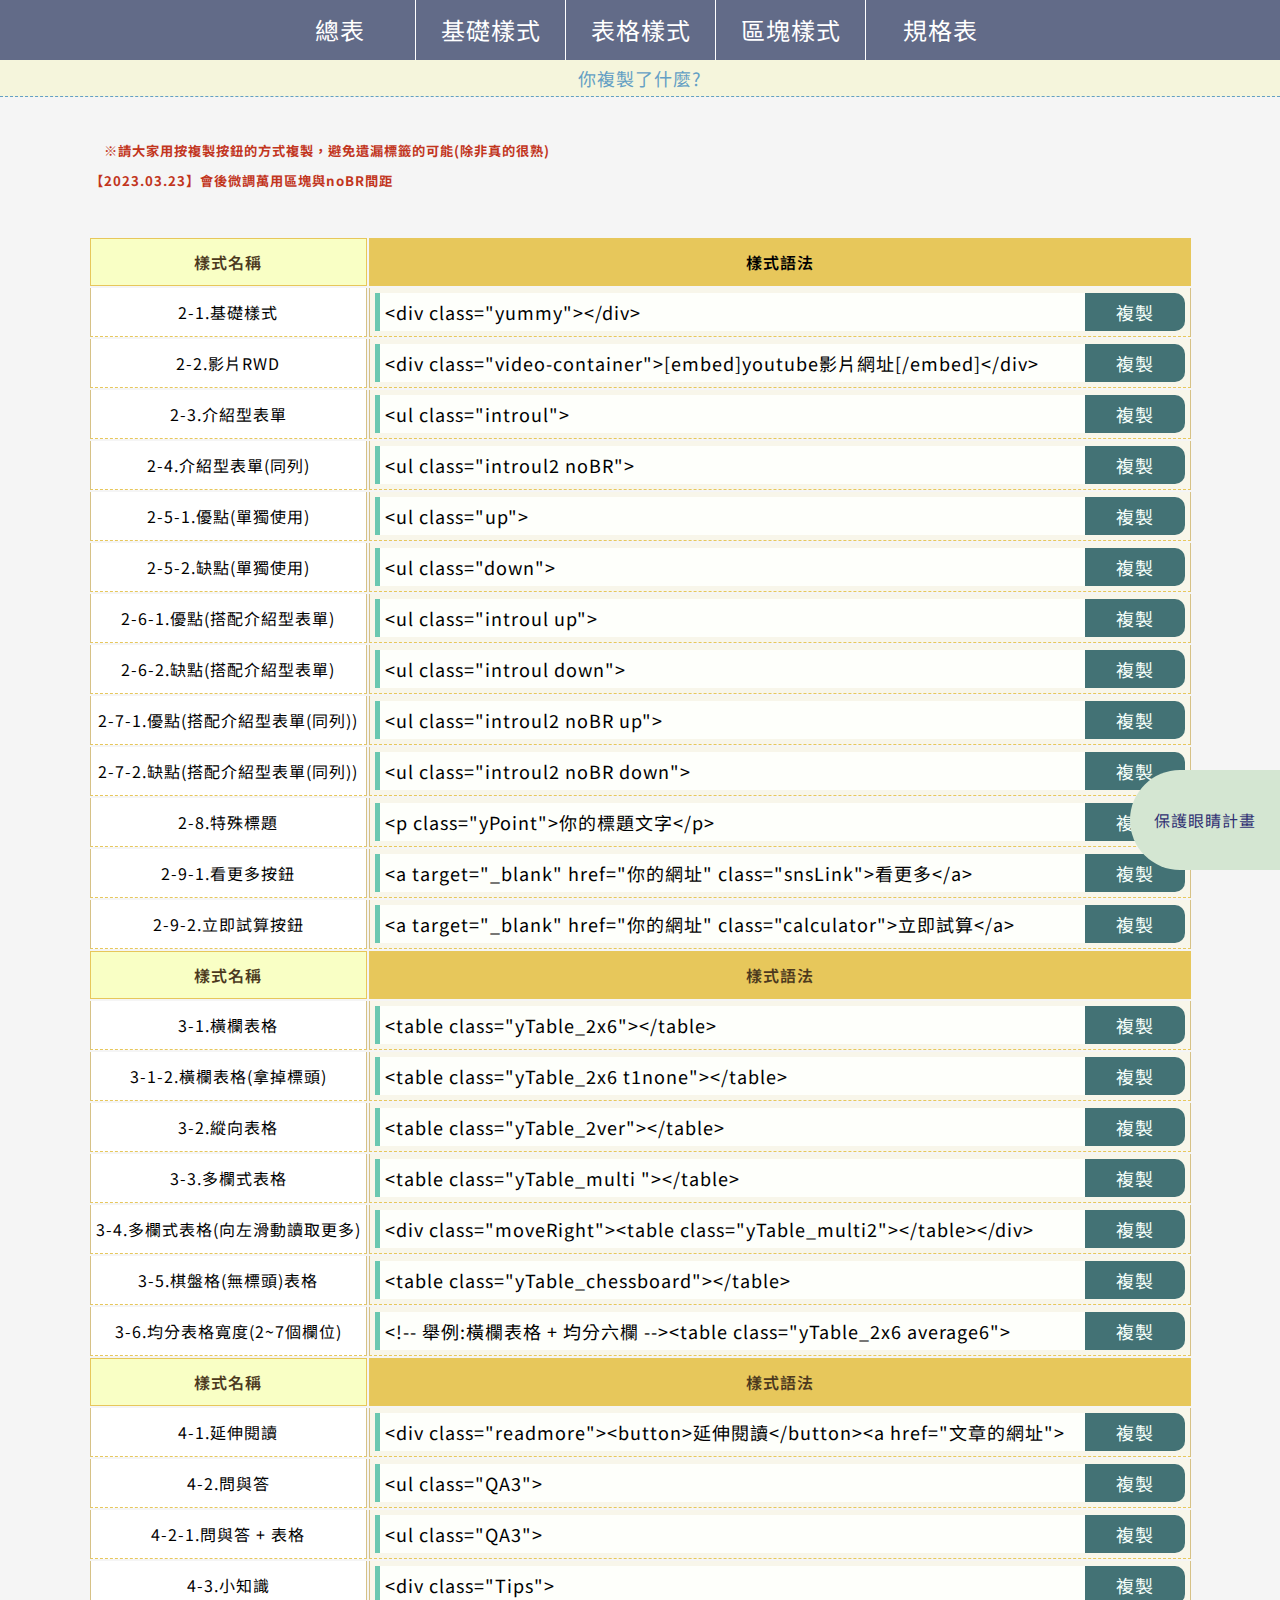
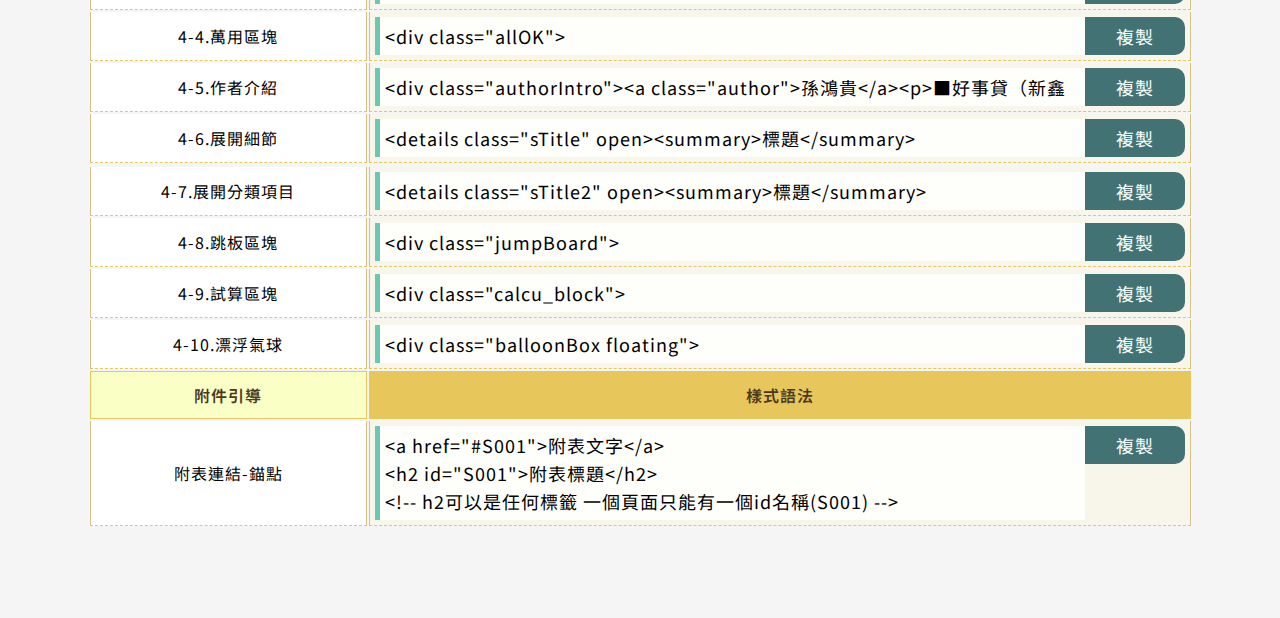
<file: index.html>
<!DOCTYPE html>
<html lang="en">

<head>
  <meta charset="UTF-8">
  <meta http-equiv="X-UA-Compatible" content="IE=edge">
  <meta name="viewport" content="width=device-width, initial-scale=1.0">
  <link rel="preconnect" href="https://fonts.googleapis.com">
  <link rel="preconnect" href="https://fonts.gstatic.com" crossorigin>
  <link href="https://fonts.googleapis.com/css2?family=Noto+Sans+TC:wght@400;500&display=swap" rel="stylesheet">
  <link rel="stylesheet" href="css/houseloanstyle.css">
  <link rel="stylesheet" href="css/all.css">
  <link href="https://cdn.jsdelivr.net/npm/bootstrap@5.1.3/dist/css/bootstrap.min.css" rel="stylesheet"
    integrity="sha384-1BmE4kWBq78iYhFldvKuhfTAU6auU8tT94WrHftjDbrCEXSU1oBoqyl2QvZ6jIW3" crossorigin="anonymous">
  <title>樣式總表</title>

  <style>
    * {
      box-sizing: border-box;
    }

    .copyBtn,
    .content {
      height: 38px;
      font-size: 18px;
    }

    tr.title>td:first-child {
      background-color: #f9ffc5;
      border: 1px solid #e7c75b;
      border-right: 1px solid #e7c75b;
      color: #4c391d;
      font-weight: 600;
    }

    tr.title>td:nth-child(2) {
      background-color: #e7c75b !important;
      border: 1px solid #e7c75b;
      color: #4c391d;
      font-weight: 600;
    }

    textarea.content {
      background-color: rgb(254, 255, 251);
      border-left: 5px solid rgb(106, 199, 176);
    }
  </style>
</head>

<body>
  <!-- script要引入必須要在body下方 中間不能被其他標籤隔開 -->
  <script src="./scripts/header.js"></script>


  <div id="wrap">

    <p>總表</p>
    <h5 style="color:rgb(194, 53, 29); margin: 50px auto 10px; width:1100px; line-height:30px;">
      　※請大家用按複製按鈕的方式複製，避免遺漏標籤的可能(除非真的很熟)
      <br>【2023.03.23】會後微調萬用區塊與noBR間距
    </h5>
    <table class="yTable_2ver">



      <tr>
        <td>樣式名稱</td>
        <td>樣式語法</td>
      </tr>
      <tr>
        <td>2-1.基礎樣式</td>
        <td style="display: flex;">
          <textarea class="content" name="基礎樣式">
<div class="yummy"></div>
          </textarea>
          <button class="copyBtn">複製</button>
        </td>
      </tr>

      <tr>
        <td>2-2.影片RWD</td>
        <td style="display: flex;">
          <textarea class="content" name="16:9影片RWD">
<div class="video-container">[embed]youtube影片網址[/embed]</div>
        </textarea>
          <button class="copyBtn">複製</button>
        </td>
      </tr>

      <tr>
        <td>2-3.介紹型表單</td>
        <td style="display: flex;">
          <textarea class="content" name="介紹型表單">
<ul class="introul">
  <li>
    第1項
  </li>
  <li>
    第1項的敘述
  </li>
</ul>     
<ul class="introul">
  <li>
    第2項
  </li>
  <li>
    第2項的敘述
  </li>
</ul>     
          
        </textarea>
          <button class="copyBtn">複製</button>
        </td>
      </tr>

      <tr>
        <td>2-4.介紹型表單(同列)</td>
        <td style="display: flex;">
          <textarea class="content" name="介紹型表單(同列)">
<ul class="introul2 noBR">
  <li><span class="h4">介紹型表單(同列)第一項：</span>第一項的內容說明</li>
  <li><span class="h4">介紹型表單(同列)第二項：</span>第二項的內容說明</li>
</ul>    
          
        </textarea>
          <button class="copyBtn">複製</button>
        </td>
      </tr>

      <tr>
        <td>2-5-1.優點(單獨使用)</td>
        <td style="display: flex;">
          <textarea class="content" name="優點(單獨使用)">
<ul class="up">
  <li>第1項</li>
  <li>第2項</li>
  <li>第3項</li>
</ul>          
          </textarea>
          <button class="copyBtn">複製</button>
        </td>
      </tr>

      <tr>
        <td>2-5-2.缺點(單獨使用)</td>
        <td style="display: flex;">
          <textarea class="content" name="缺點(單獨使用)">
<ul class="down">
  <li>第1項</li>
  <li>第2項</li>
  <li>第3項</li>
</ul> 
         </textarea>
          <button class="copyBtn">複製</button>
        </td>
      </tr>

      <tr>
        <td>2-6-1.優點(搭配介紹型表單)</td>
        <td style="display: flex;">
          <textarea class="content" name="優點(搭配介紹型表單)">
<ul class="introul up">
  <li>
    優點1
  </li>
  <li class="c_text">
    優點1的敘述
  </li>
</ul>           
<ul class="introul up">
  <li>
    優點2
  </li>
  <li class="c_text">
    優點2的敘述
  </li>
</ul>           
          </textarea>
          <button class="copyBtn">複製</button>
        </td>
      </tr>

      <tr>
        <td>2-6-2.缺點(搭配介紹型表單)</td>
        <td style="display: flex;">
          <textarea class="content" name="缺點(搭配介紹型表單)">
<ul class="introul down">
  <li>
   缺點1
  </li>
  <li class="c_text">
    缺點1的敘述
  </li>
</ul>
<ul class="introul down">
  <li>
   缺點2
  </li>
  <li class="c_text">
    缺點2的敘述
  </li>
</ul>
         </textarea>
          <button class="copyBtn">複製</button>
        </td>
      </tr>

      <tr>
        <td>2-7-1.優點(搭配介紹型表單(同列))</td>
        <td style="display: flex;">
          <textarea class="content" name="優點(搭配介紹型表單(同列))">
<ul class="introul2 noBR up">
  <li><span class="h4">優點1</span>優點1的敘述</li>
  <li><span class="h4">優點2</span>優點2的敘述</li>
</ul>           
          </textarea>
          <button class="copyBtn">複製</button>
        </td>
      </tr>

      <tr>
        <td>2-7-2.缺點(搭配介紹型表單(同列))</td>
        <td style="display: flex;">
          <textarea class="content" name="缺點(搭配介紹型表單(同列))">
<ul class="introul2 noBR down">
  <li><span class="h4">缺點1</span>缺點1的敘述</li>
  <li><span class="h4">缺點2</span>缺點2的敘述</li>
</ul>
         </textarea>
          <button class="copyBtn">複製</button>
        </td>
      </tr>


      <tr>
        <td>2-8.特殊標題</td>
        <td style="display: flex;">
          <textarea class="content" name="特殊標題">
<p class="yPoint">你的標題文字</p>
          
        </textarea>
          <button class="copyBtn">複製</button>
        </td>
      </tr>

      <tr>
        <td>2-9-1.看更多按鈕</td>
        <td style="display: flex;">
          <textarea class="content" name="看更多按鈕">
<a target="_blank" href="你的網址" class="snsLink">看更多</a>
         </textarea>
          <button class="copyBtn">複製</button>
        </td>
      </tr>

      <tr>
        <td>2-9-2.立即試算按鈕</td>
        <td style="display: flex;">
          <textarea class="content" name="立即試算按鈕">
<a target="_blank" href="你的網址" class="calculator">立即試算</a> 
         </textarea>
          <button class="copyBtn">複製</button>
        </td>
      </tr>



      <tr class="title">
        <td>樣式名稱</td>
        <td>樣式語法</td>
      </tr>

      <tr>
        <td>3-1.橫欄表格</td>
        <td style="display: flex;">
          <textarea class="content" name="橫欄表格">
<table class="yTable_2x6"></table>

<!-- 拿掉標頭的樣式如下 -->
<table class="yTable_2x6 t1none"></table> 
          
        </textarea>
          <button class="copyBtn">複製</button>
        </td>
      </tr>

      <tr>
        <td>3-1-2.橫欄表格(拿掉標頭)</td>
        <td style="display: flex;">
          <textarea class="content" name="橫欄表格(拿掉標頭)">
<table class="yTable_2x6 t1none"></table> 
          
        </textarea>
          <button class="copyBtn">複製</button>
        </td>
      </tr>

      <tr>
        <td>3-2.縱向表格</td>
        <td style="display: flex;">
          <textarea class="content" name="縱向表格">
<table class="yTable_2ver"></table>
          
        </textarea>
          <button class="copyBtn">複製</button>
        </td>
      </tr>

      <tr>
        <td>3-3.多欄式表格</td>
        <td style="display: flex;">
          <textarea class="content" name="多欄式表格">
<table class="yTable_multi "></table>  
          
        </textarea>
          <button class="copyBtn">複製</button>
        </td>
      </tr>

      <tr>
        <td>3-4.多欄式表格(向左滑動讀取更多)</td>
        <td style="display: flex;">
          <textarea class="content" name="多欄式表格(寬度超過800px出現向左滑動看更多)">
<div class="moveRight"><table class="yTable_multi2"></table></div>        
          
        </textarea>
          <button class="copyBtn">複製</button>
        </td>
      </tr>

      <tr>
        <td>3-5.棋盤格(無標頭)表格</td>
        <td style="display: flex;">
          <textarea class="content" name="棋盤格(無標頭)表格">
<table class="yTable_chessboard"></table>
          
        </textarea>
          <button class="copyBtn">複製</button>
        </td>
      </tr>

      <tr>
        <td>3-6.均分表格寬度(2~7個欄位)</td>
        <td style="display: flex;">
          <textarea class="content" name="均分表格寬度">
<!-- 舉例:橫欄表格 + 均分六欄 --><table class="yTable_2x6 average6"></table>
          
        </textarea>
          <button class="copyBtn">複製</button>
        </td>
      </tr>

      <tr class="title">
        <td>樣式名稱</td>
        <td>樣式語法</td>
      </tr>

      <tr>
        <td>4-1.延伸閱讀</td>
        <td style="display: flex;">
          <textarea class="content" name="延伸閱讀">
<div class="readmore"><button>延伸閱讀</button><a href="文章的網址">文章的標題</a></div>          
        </textarea>
          <button class="copyBtn">複製</button>
        </td>
      </tr>

      <tr>
        <td>4-2.問與答</td>
        <td style="display: flex;">
          <textarea class="content" name="問與答">
<ul class="QA3">
  <li class="T_box">
    <span class="none">Q</span><span class="Title">問題一</span>
  </li>
  <li class="Q_box">
    <span class="question">答案敘述</span>
  </li>         
</ul>
        </textarea>
          <button class="copyBtn">複製</button>
        </td>
      </tr>
      <tr>
        <td>4-2-1.問與答 + 表格</td>
        <td style="display: flex;">
          <textarea class="content" name="問與答">
<ul class="QA3">
  <li class="T_box">
    <span class="none">Q</span><span class="Title">問題一</span>
  </li>
  <li class="Q_box">
    <span class="question"> 答案敘述</span>
    <div class="moveRight">
      <table class="yTable_multi2">
        <tbody>
        <tr>
          <td>標頭1</td>
          <td>內容</td>
          <td>內容</td>
          <td>內容</td>
        </tr>
        <tr>
          <td>標頭1</td>
          <td>內容</td>
          <td>內容</td>
          <td>內容</td>
        </tr>
        <tr>
          <td>標頭1</td>
          <td>內容</td>
          <td>內容</td>
          <td>內容</td>
        </tr>
      </tbody>
    </table>
    </div>
  </li>         
</ul>
        </textarea>
          <button class="copyBtn">複製</button>
        </td>
      </tr>

      <tr>
        <td>4-3.小知識</td>
        <td style="display: flex;">
          <textarea class="content" name="小知識">
<div class="Tips">
  <span class="h4">小知識標題</span>
  <p>你的解釋</p>
</div>      
        </textarea>
          <button class="copyBtn">複製</button>
        </td>
      </tr>

      <tr>
        <td>4-4.萬用區塊</td>
        <td style="display: flex;">
          <textarea class="content" name="萬用區塊">
<div class="allOK">  
  <span class="h4">這是小標題，如果不要請把h4標籤拿掉</span><p>內容敘述</p>
</div>              
        </textarea>
          <button class="copyBtn">複製</button>
        </td>
      </tr>

      <tr>
        <td>4-5.作者介紹</td>
        <td style="display: flex;">
          <textarea class="content" name="作者介紹">
<div class="authorIntro"><a class="author">孫鴻貴</a><p>■好事貸（新鑫二胎房貸直屬經銷商）創辦人<br>16年銀行放款經驗，曾任職以下金融機構：</p>
  <ul>
    <li>2003~2006年：國泰世華銀行消費金融處 業務經理<span style="color: rgb(236, 110, 19);">（連續三年入榜TOP10績優業務人員殊榮）</span></li>
    <li>2006~2017年：日盛銀行消費金融處 業務經理<span style="color: rgb(236, 110, 19);">（連續六年榮獲年度績優業務人員殊榮）</span></li>
    <li>2011年~2015年：榮獲日盛銀行最佳保險銷售菁英獎<span style="color: rgb(236, 110, 19);">（連續五年榮獲殊榮）</span></li>
  </ul>
</div>                        
          </textarea>
          <button class="copyBtn">複製</button>
        </td>
      </tr>


      <tr>
        <td>4-6.展開細節</td>
        <td style="display: flex;">
          <textarea class="content" name="展開細節">
<details class="sTitle" open><summary>標題</summary>
  <div class="item">
    <span>資料1</span>
    <span>資料2</span>
    <span>資料3</span>
  </div>
</details>                                       
          </textarea>
          <button class="copyBtn">複製</button>
        </td>
      </tr>
      <tr>

      <tr>
        <td>4-7.展開分類項目</td>
        <td style="display: flex;">
          <textarea class="content" name="展開分類項目">
<details class="sTitle2" open><summary>標題</summary>
    <div class="item">
      <div><span class="h4">資料1</span>細項內容1</div>
      <div><span class="h4">資料2</span>細項內容2</div>
      <div><span class="h4">資料3</span>細項內容3</div>
    </div>
</details>                                        
            </textarea>
          <button class="copyBtn">複製</button>
        </td>
      </tr>

      <tr>
        <td>4-8.跳板區塊</td>
        <td style="display: flex;">
          <textarea class="content" name="跳板區塊">
<div class="jumpBoard">
  <div class="description">
    <p class="des_title">想先了解利率、額度、期數是多少嗎?</p>
    我們會針對您的狀況給予專業建議以及最適合您的方案。
  </div>
  <a class="jumpBtn" href="跳轉網址">立即前往</a>
</div>                         
          </textarea>
          <button class="copyBtn">複製</button>
        </td>
      </tr>

      <tr>
        <td>4-9.試算區塊</td>
        <td style="display: flex;">
          <textarea class="content" name="試算區塊">
<div class="calcu_block">
  <span class="cal_title" >實際試算</span>
  <p>計算內容</p>
  <h3>測試主題</h3>
  <ul class="introul2">
    <li><span class="h4">優點1</span>優點1的敘述</li>
    <li><span class="h4">優點2</span>優點2的敘述</li>
  </ul>   
</div>
          </textarea>
          <button class="copyBtn">複製</button>
        </td>
      </tr>

      <tr>
        <td>4-10.漂浮氣球</td>
        <td style="display: flex;">
          <textarea class="content" name="漂浮氣球">
<div class="balloonBox floating">
  <span class="balloon ">內容1</span>
  <span class="balloon flip">內容2</span>
  <span class="balloon">內容3</span>
  <span class="balloon flip">內容4</span>
</div>                         
          </textarea>
          <button class="copyBtn">複製</button>
        </td>
      </tr>


      <tr class="title">
        <td>附件引導</td>
        <td>樣式語法</td>
      </tr>

      <tr>
        <td>附表連結-錨點</td>
        <td style="display: flex;">
          <textarea class="content" name="附表連結-錨點" rows="3" cols="auto" style="height: auto;">
<a href="#S001">附表文字</a>  
<h2 id="S001">附表標題</h2>
<!-- h2可以是任何標籤 一個頁面只能有一個id名稱(S001) -->
          </textarea>
          <button class="copyBtn">複製</button>
        </td>
      </tr>





    </table>








  </div>













  <script>
    // 選取對應陣列的內容並複製到剪貼簿        

    let contentElements = document.querySelectorAll('.content');
    let copyBtnElements = document.querySelectorAll('.copyBtn');
    document.querySelector
    let showblock = document.querySelector('#show');

    copyBtnElements.forEach(function (button, index) {

      button.addEventListener('click', function () {
        contentElements[index].select();
        navigator.clipboard.writeText(contentElements[index].value);
        // 複製的物件出現在showblock區域
        showblock.textContent = '已複製' + contentElements[index].name;
      });
    }); 
  </script>
  <script src="https://cdn.jsdelivr.net/npm/bootstrap@5.1.3/dist/js/bootstrap.bundle.min.js"
    integrity="sha384-ka7Sk0Gln4gmtz2MlQnikT1wXgYsOg+OMhuP+IlRH9sENBO0LRn5q+8nbTov4+1p"
    crossorigin="anonymous"></script>


</body>


</html>
</file>
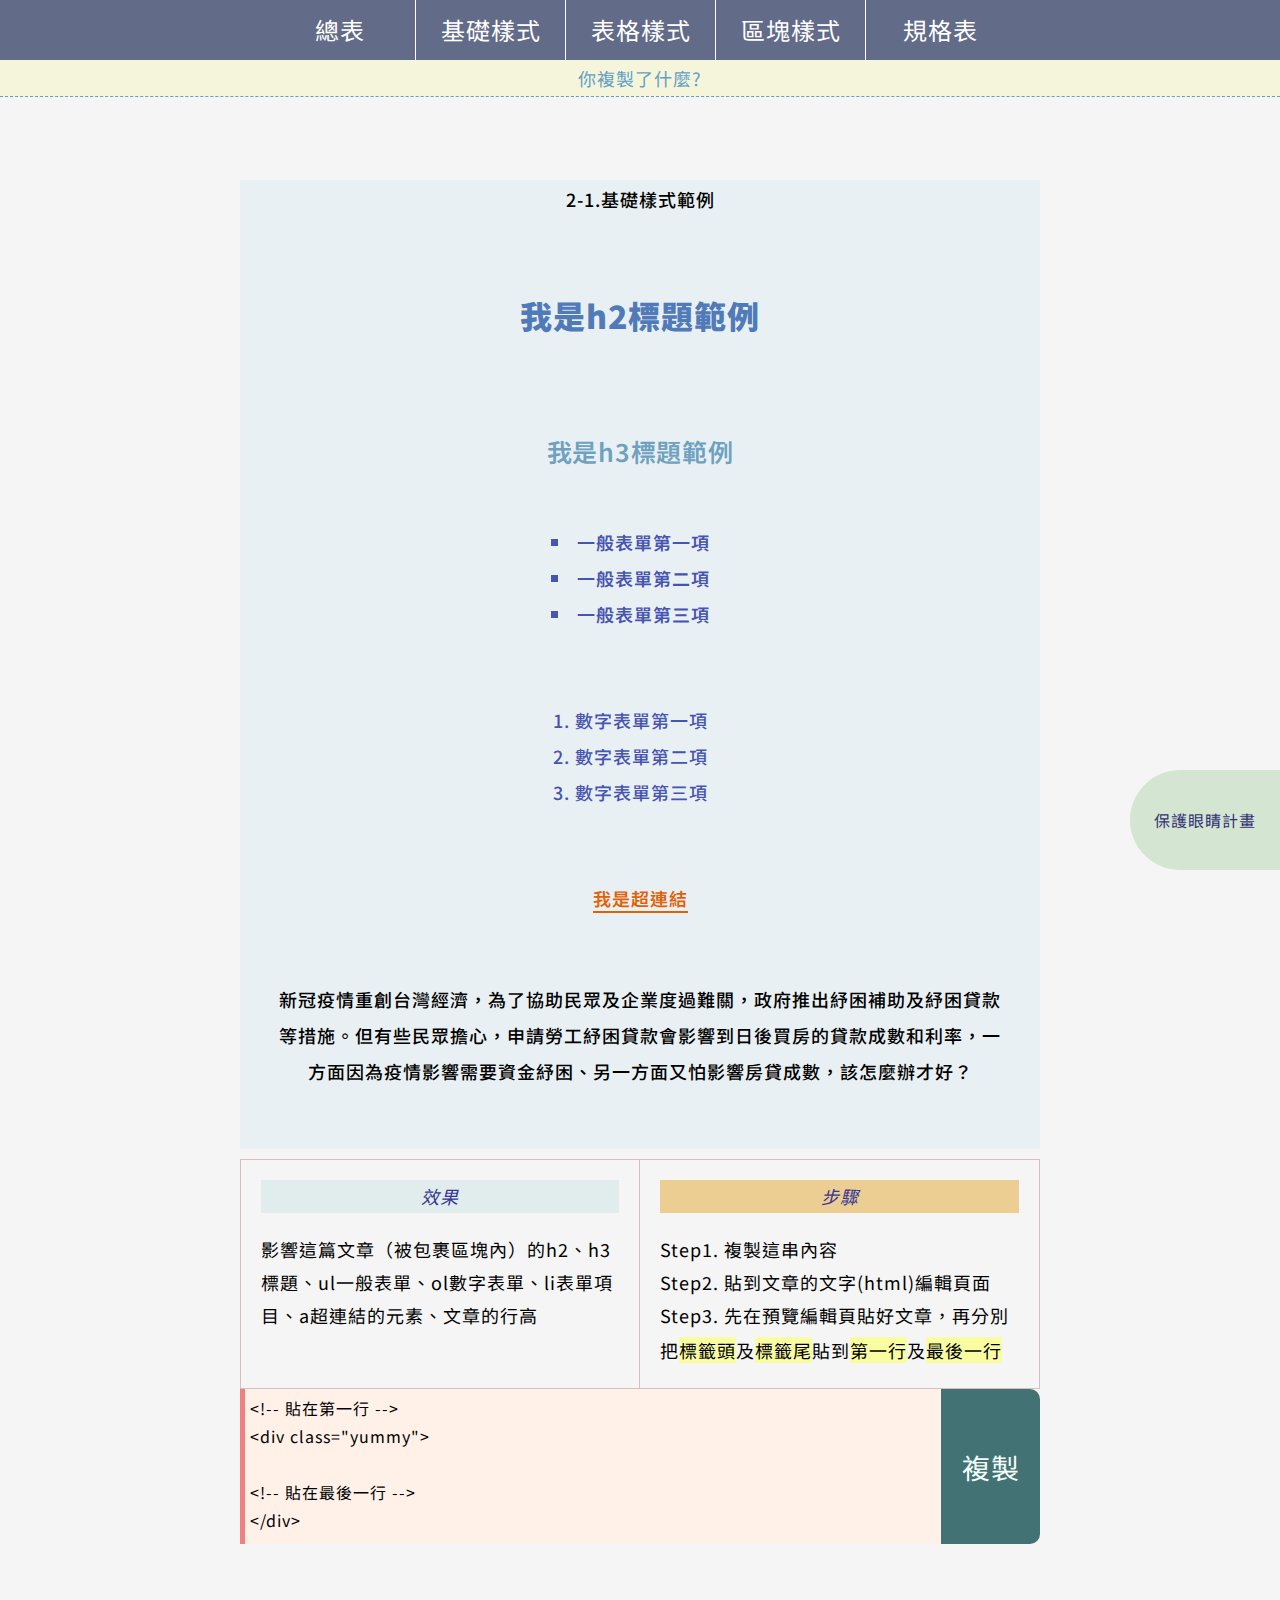
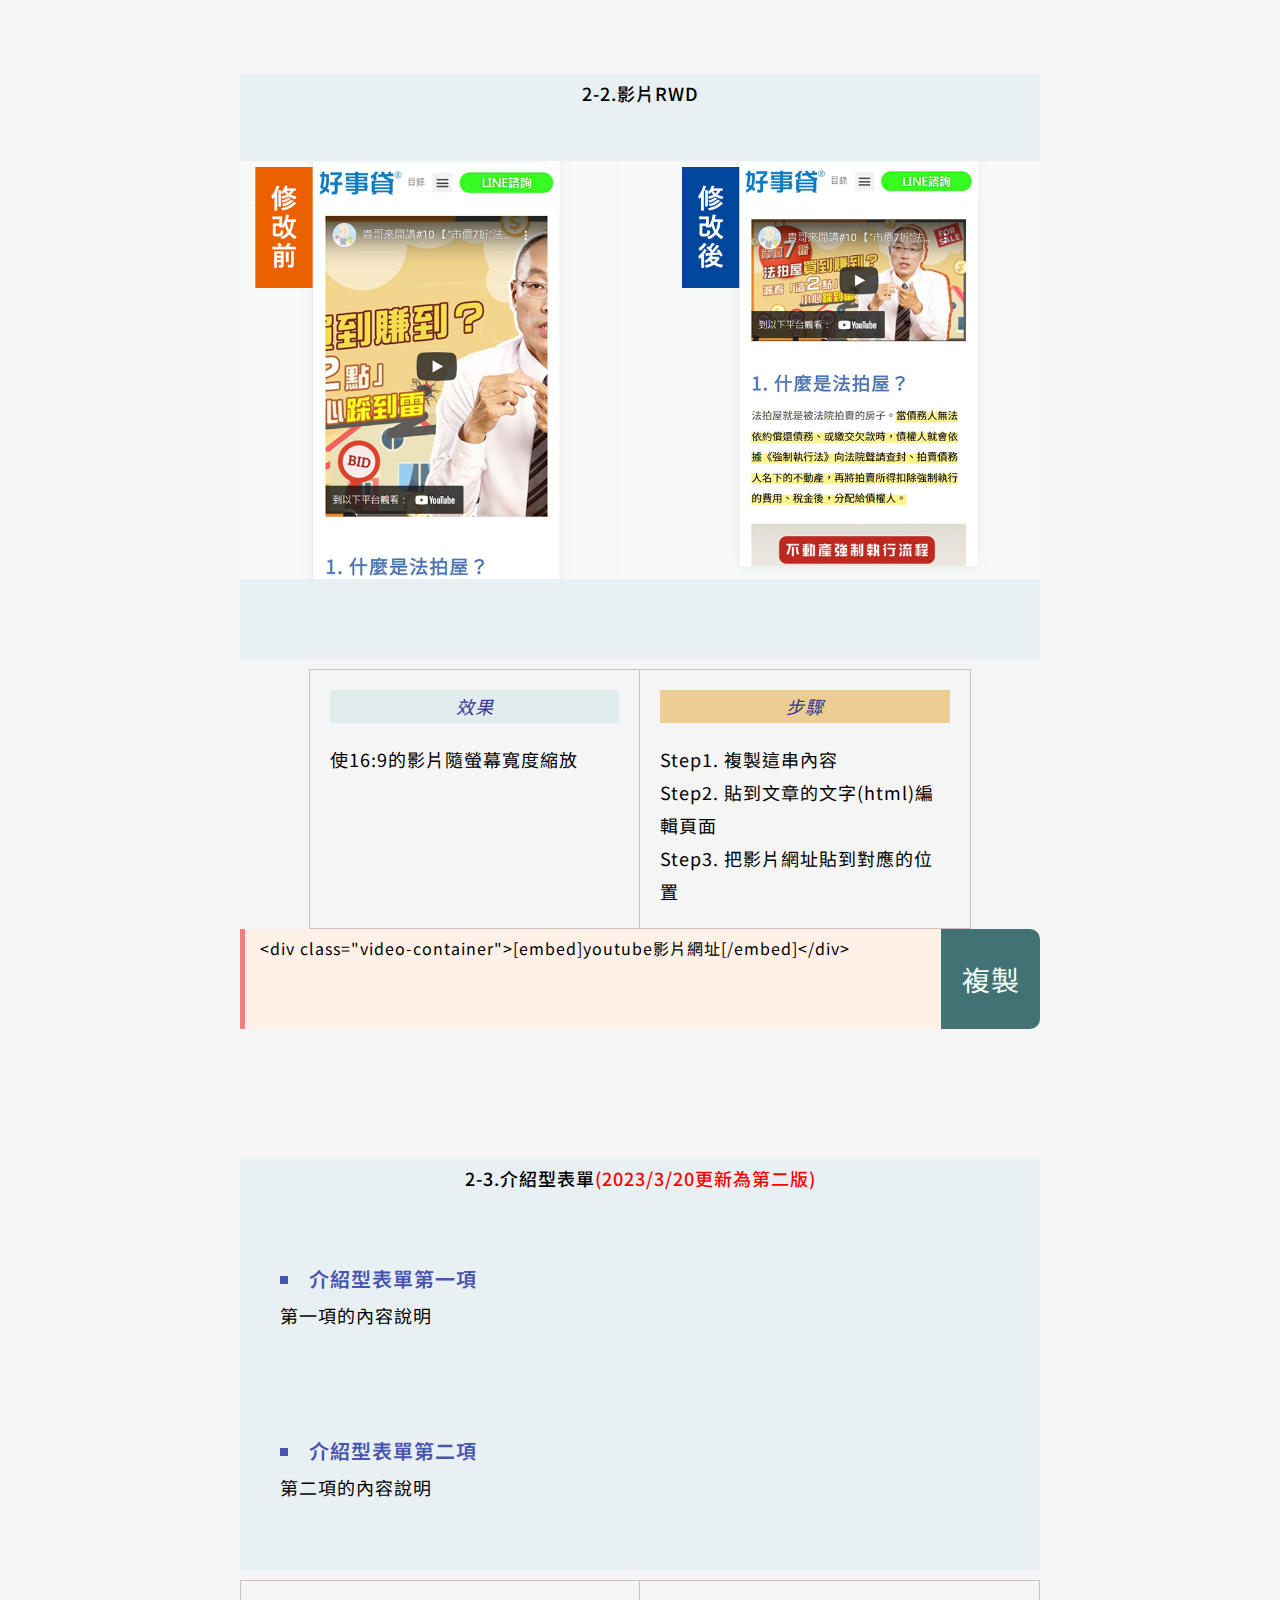
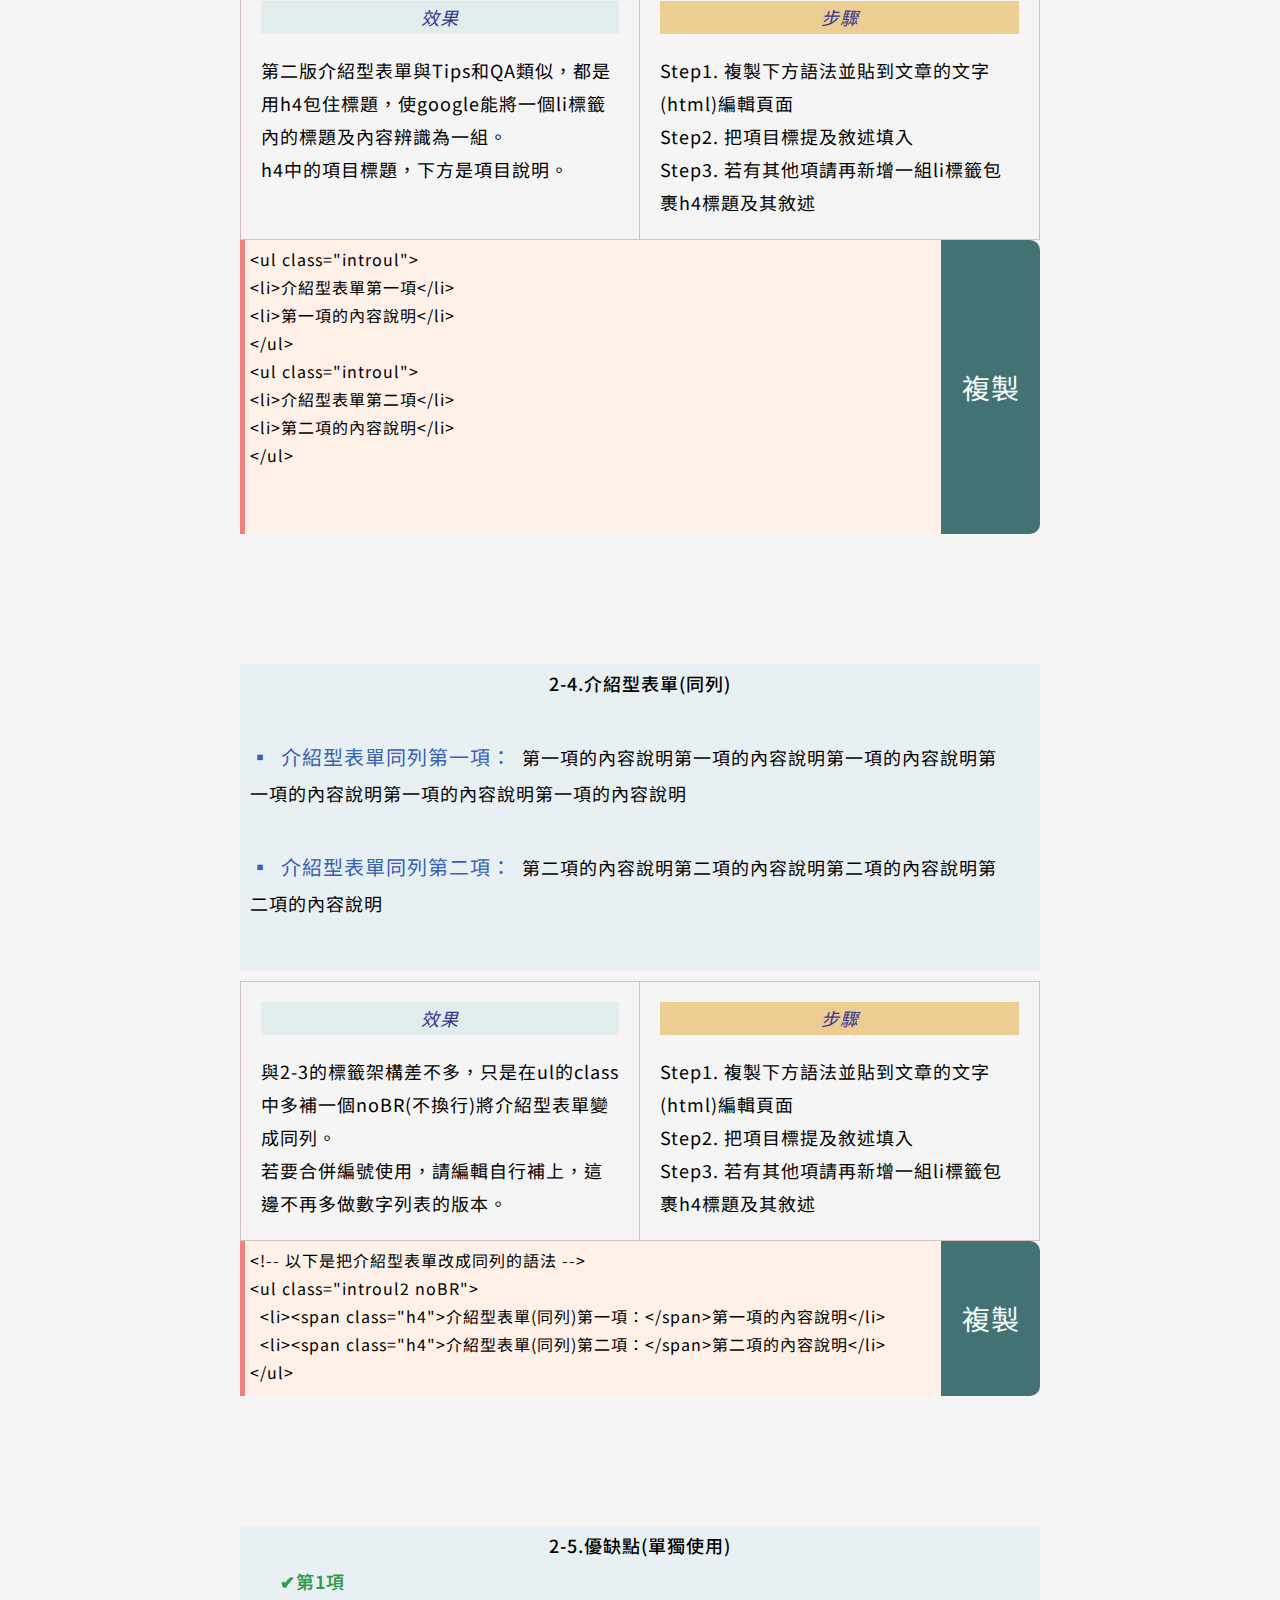
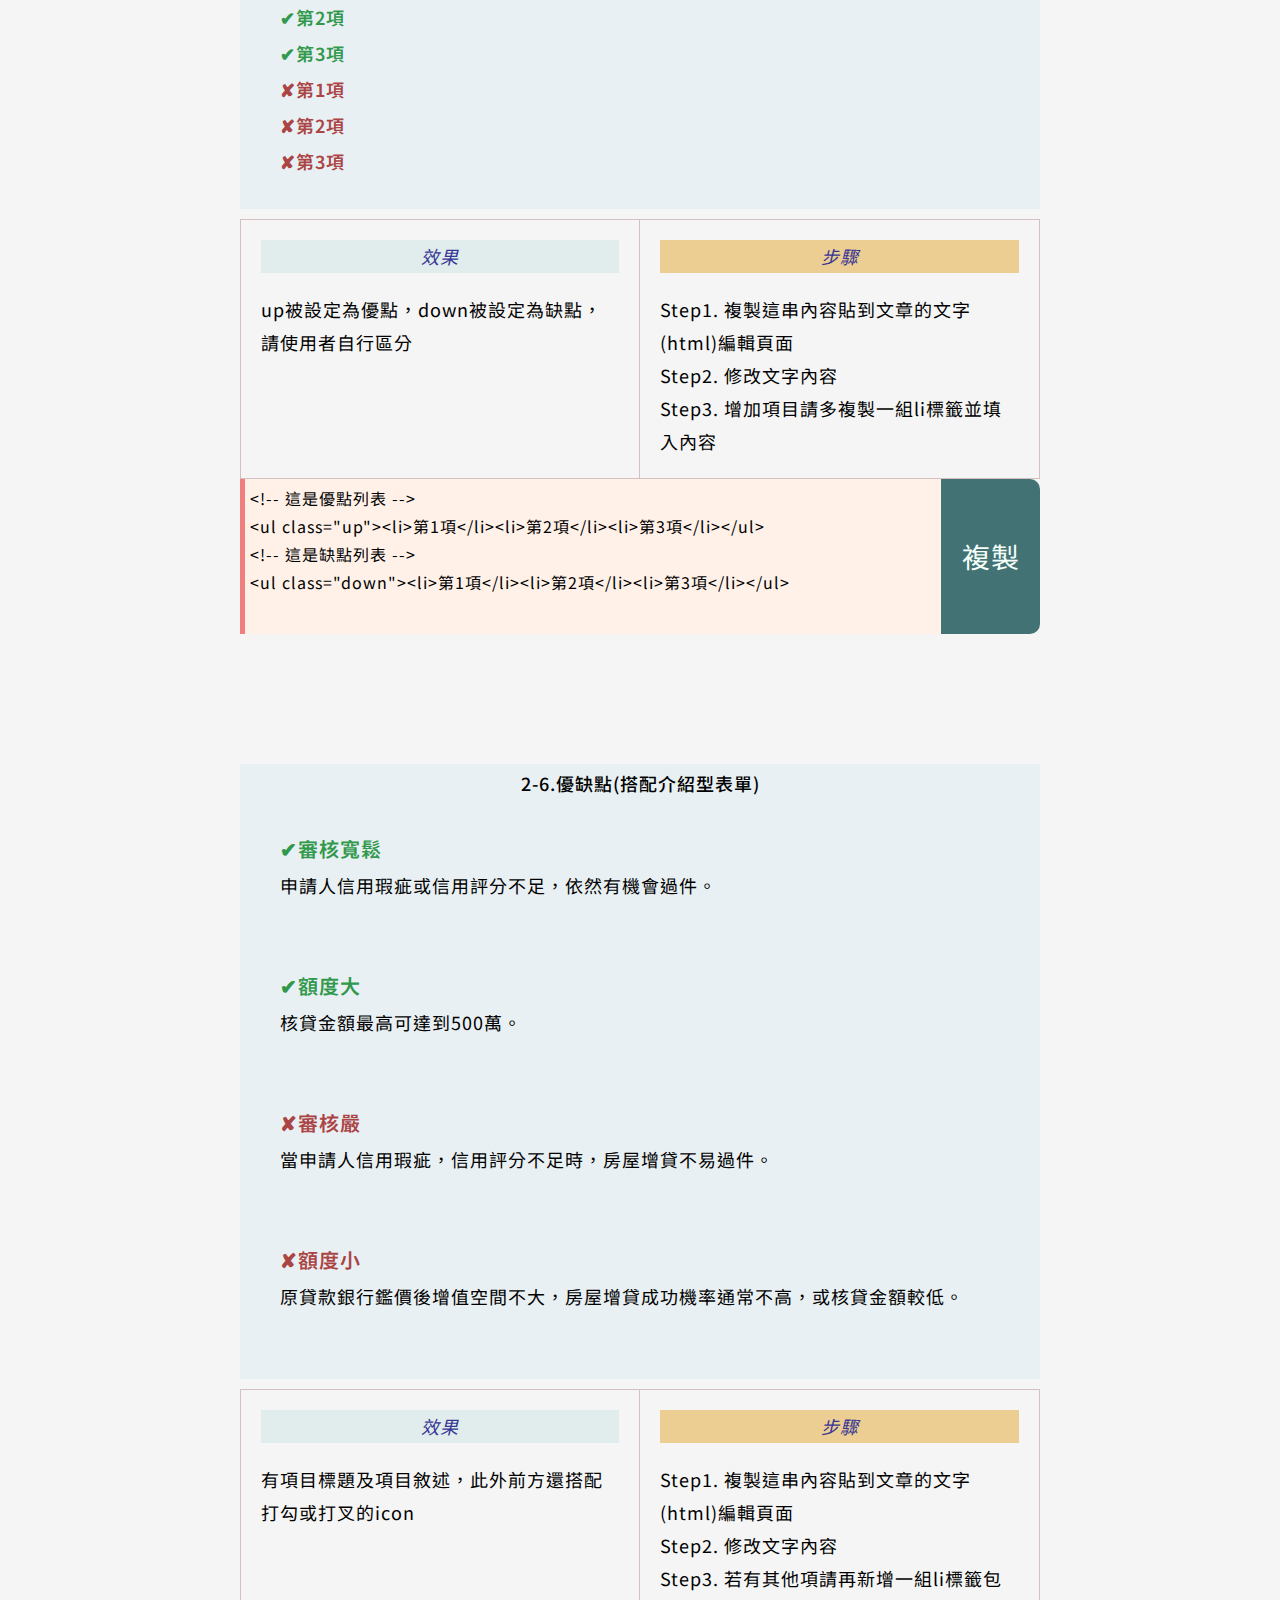
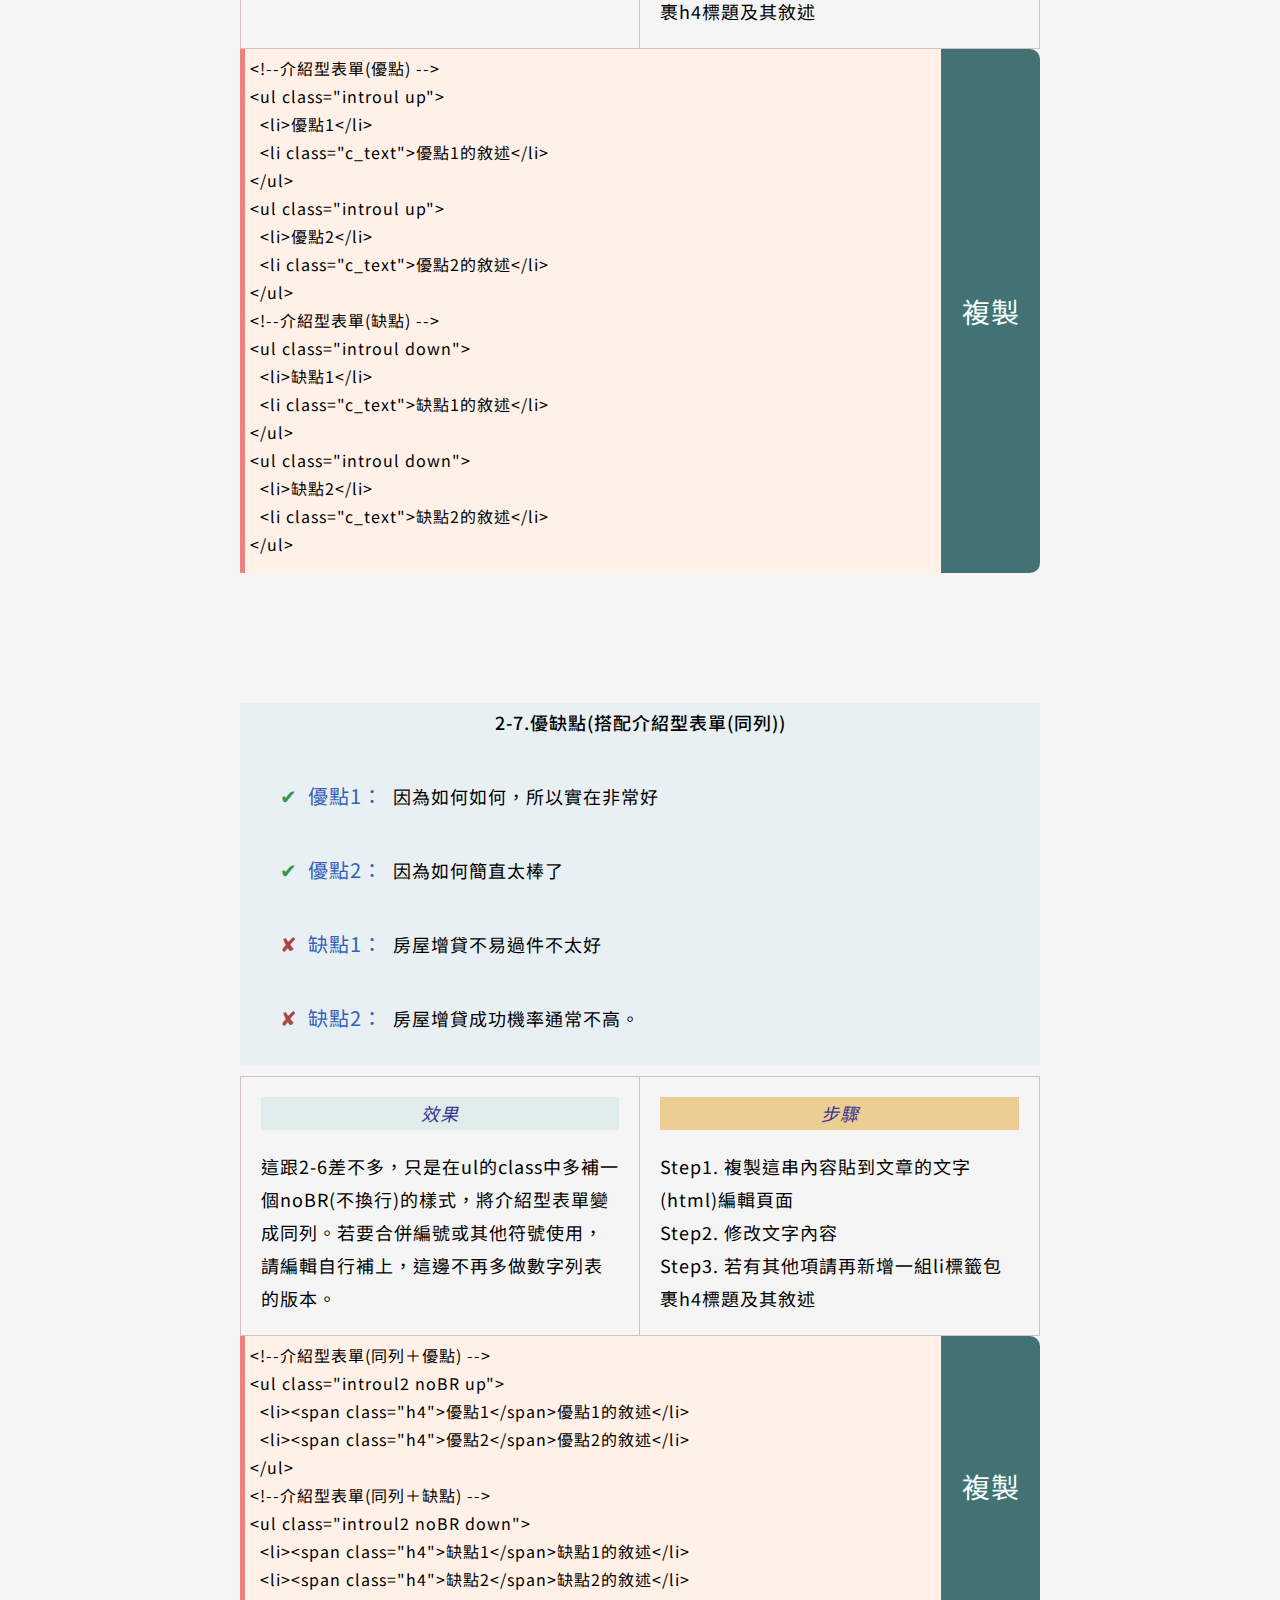
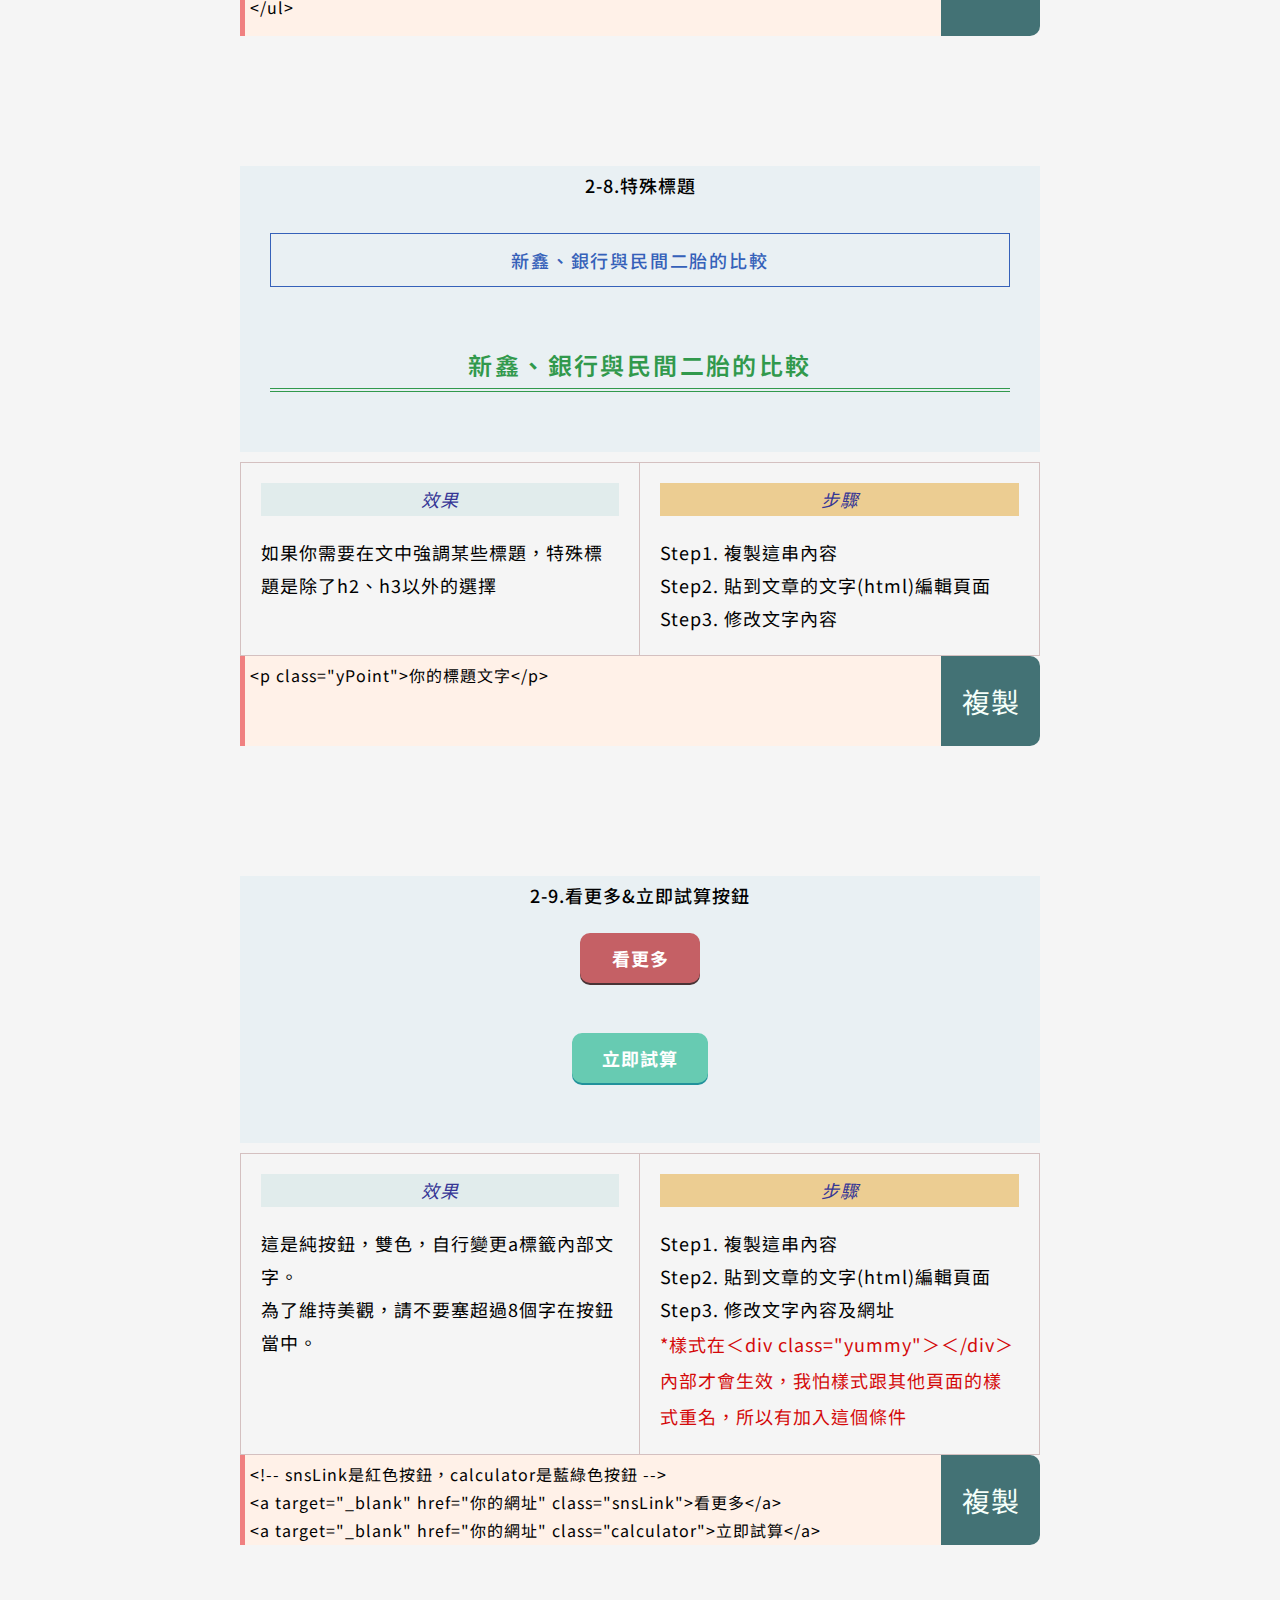
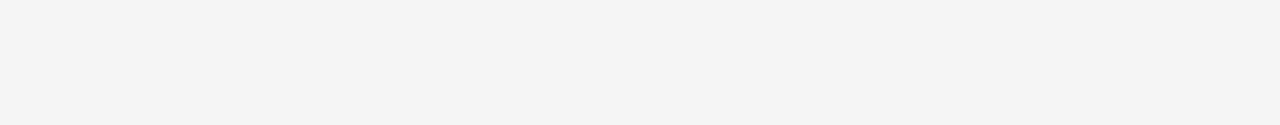
<file: basic.html>
<!DOCTYPE html>
<html lang="en">

<head>
  <meta charset="UTF-8">
  <meta http-equiv="X-UA-Compatible" content="IE=edge">
  <meta name="viewport" content="width=device-width, initial-scale=1.0">
  <link rel="preconnect" href="https://fonts.googleapis.com">
  <link rel="preconnect" href="https://fonts.gstatic.com" crossorigin>
  <link href="https://fonts.googleapis.com/css2?family=Noto+Sans+TC:wght@400;500&display=swap" rel="stylesheet">
  <link rel="stylesheet" href="css/houseloanstyle.css">
  <link rel="stylesheet" href="css/all.css">
  <link href="https://cdn.jsdelivr.net/npm/bootstrap@5.1.3/dist/css/bootstrap.min.css" rel="stylesheet"
    integrity="sha384-1BmE4kWBq78iYhFldvKuhfTAU6auU8tT94WrHftjDbrCEXSU1oBoqyl2QvZ6jIW3" crossorigin="anonymous">
  <title>新版網站樣式</title>

</head>

<body>
  <!-- script要引入必須要在body下方 中間不能被其他標籤隔開 -->
  <script src="./scripts/header.js"></script>


  <div id="wrap">
    <!-- 第1項 -->
    <div class="group mx-auto">
      <div class="yummy accordion-collapse collapse show" id="panelsStayOpen-collapseOne"
        class="accordion-collapse collapse show" aria-labelledby="panelsStayOpen-headingOne">
        <p>2-1.基礎樣式範例</p>
        <h2 style="margin:80px auto 50px; width: 800px; text-align: center;">我是h2標題範例</h2>
        <h3 style="margin:50px auto 20px; width: 800px; text-align: center;">我是h3標題範例</h3>
        <ul style="margin:35px auto; width: 800px; text-align: center; margin-left: -30px;">
          <li>一般表單第一項</li>
          <li>一般表單第二項</li>
          <li>一般表單第三項</li>
        </ul>
        <ol style="margin:35px auto; width: 800px; text-align: center; margin-left: -30px;">
          <li>數字表單第一項</li>
          <li>數字表單第二項</li>
          <li>數字表單第三項</li>
        </ol>
        <p style="margin:35px auto; width: 800px; text-align: center; "><a style="text-decoration: none;"
            href="#">我是超連結</a></p>
        <p style="padding:30px;">
          新冠疫情重創台灣經濟，為了協助民眾及企業度過難關，政府推出紓困補助及紓困貸款等措施。但有些民眾擔心，申請勞工紓困貸款會影響到日後買房的貸款成數和利率，一方面因為疫情影響需要資金紓困、另一方面又怕影響房貸成數，該怎麼辦才好？
        </p>

      </div>



      <div class="introBox">
        <p class="intro">影響這篇文章（被包裹區塊內）的h2、h3標題、ul一般表單、ol數字表單、li表單項目、a超連結的元素、文章的行高</p>
        <p class="intro">Step1. 複製這串內容<br>
          Step2. 貼到文章的文字(html)編輯頁面<br>
          Step3. 先在預覽編輯頁貼好文章，再分別把<mark>標籤頭</mark>及<mark>標籤尾</mark>貼到<mark>第一行</mark>及<mark>最後一行</mark><br>

        </p>
      </div>


      <div class="copyArea">

        <textarea class="content" name="基礎樣式">
<!-- 貼在第一行 -->
<div class="yummy">
             
<!-- 貼在最後一行 -->
</div>
          </textarea>
        <button class="copyBtn">複製</button>
      </div>

    </div>




    <!-- 第2項 -->
    <div class="group mx-auto">

      <div class="yummy">
        <p>2-2.影片RWD</p>
        <img src="img/videoRWD.jpg" width="800" style="margin: 50px auto;">
      </div>



      <div class="introBox">
        <p class="intro">使16:9的影片隨螢幕寬度縮放</p>
        <p class="intro">Step1. 複製這串內容<br>
          Step2. 貼到文章的文字(html)編輯頁面<br>
          Step3. 把影片網址貼到對應的位置
        </p>
      </div>


      <div class="copyArea">

        <textarea class="content" name="16:9影片RWD">
  <div class="video-container">[embed]youtube影片網址[/embed]</div>
          </textarea>
        <button class="copyBtn" style="height: 100px;">複製</button>
      </div>

    </div>

    <!-- 第3項 -->
    <div class="group mx-auto">




      <div class="yummy">

        <p>2-3.介紹型表單<span style="color:red;">(2023/3/20更新為第二版)</span></p>

        <ul class="introul">
          <li>介紹型表單第一項</li>
          <li>第一項的內容說明</li>
        </ul>
        <ul class="introul">
          <li>介紹型表單第二項</li>
          <li>第二項的內容說明</li>
        </ul>



      </div>

      <div class="introBox">
        <p class="intro">第二版介紹型表單與Tips和QA類似，都是用h4包住標題，使google能將一個li標籤內的標題及內容辨識為一組。<br>h4中的項目標題，下方是項目說明。</p>
        <p class="intro">Step1. 複製下方語法並貼到文章的文字(html)編輯頁面<br>
          Step2. 把項目標提及敘述填入<br>
          Step3. 若有其他項請再新增一組li標籤包裹h4標題及其敘述</p>
      </div>


      <div class="copyArea">
        <textarea class="content" name="介紹型表單" style="height: 294px;"><ul class="introul">
<li>介紹型表單第一項</li>
<li>第一項的內容說明</li>
</ul>
<ul class="introul">
<li>介紹型表單第二項</li>
<li>第二項的內容說明</li>
</ul>
</textarea>
        <button class="copyBtn" style="height: 294px;">複製</button>
      </div>

    </div>

    <!-- 第4項 -->
    <div class="group mx-auto">

      <div class="yummy">

        <p>2-4.介紹型表單(同列)</p>
        <ul class="introul2 noBR" style="margin:0px auto 20px; width: 800px; margin-left: -30px;">
          <li>
            <span class="h4">介紹型表單同列第一項：</span>第一項的內容說明第一項的內容說明第一項的內容說明第一項的內容說明第一項的內容說明第一項的內容說明
          </li>
          <li>
            <span class="h4">介紹型表單同列第二項：</span>第二項的內容說明第二項的內容說明第二項的內容說明第二項的內容說明
          </li>
        </ul>

      </div>

      <div class="introBox">
        <p class="intro">與2-3的標籤架構差不多，只是在ul的class中多補一個noBR(不換行)將介紹型表單變成同列。<br>若要合併編號使用，請編輯自行補上，這邊不再多做數字列表的版本。</p>
        <p class="intro">Step1. 複製下方語法並貼到文章的文字(html)編輯頁面<br>
          Step2. 把項目標提及敘述填入<br>
          Step3. 若有其他項請再新增一組li標籤包裹h4標題及其敘述</p>
      </div>


      <div class="copyArea">
        <textarea class="content" name="介紹型表單(同列)">
<!-- 以下是把介紹型表單改成同列的語法 -->
<ul class="introul2 noBR">
  <li><span class="h4">介紹型表單(同列)第一項：</span>第一項的內容說明</li>
  <li><span class="h4">介紹型表單(同列)第二項：</span>第二項的內容說明</li>
</ul>         
  </textarea>
        <button class="copyBtn">複製</button>
      </div>

    </div>


    <!-- 第5項 -->
    <div class="group mx-auto">


      <div class="yummy">
        <p>2-5.優缺點(單獨使用)</p>


        <ul class="up" style="margin: 0px;">
          <li>第1項</li>
          <li>第2項</li>
          <li>第3項</li>
        </ul>
        <ul class="down" style="margin: 0px;">
          <li>第1項</li>
          <li>第2項</li>
          <li>第3項</li>
        </ul>

      </div>


      <div class="introBox">
        <p class="intro">up被設定為優點，down被設定為缺點，請使用者自行區分</p>
        <p class="intro">Step1. 複製這串內容貼到文章的文字(html)編輯頁面<br>
          Step2. 修改文字內容<br>
          Step3. 增加項目請多複製一組li標籤並填入內容
        </p>
      </div>


      <div class="copyArea">

        <textarea class="content" name="優缺點(單獨使用)">
<!-- 這是優點列表 -->
<ul class="up"><li>第1項</li><li>第2項</li><li>第3項</li></ul>
<!-- 這是缺點列表 -->
<ul class="down"><li>第1項</li><li>第2項</li><li>第3項</li></ul>          
        </textarea>
        <button class="copyBtn">複製</button>
      </div>

    </div>



    <!-- 第6項 -->
    <div class="group mx-auto">


      <div class="yummy">
        <p>2-6.優缺點(搭配介紹型表單)</p>

        <ul class="introul up" style="margin: 0px;">
          <li>審核寬鬆</li>
          <li class="c_text">申請人信用瑕疵或信用評分不足，依然有機會過件。</li>
        </ul>
        <ul class="introul up">
          <li>額度大</li>
          <li class="c_text">核貸金額最高可達到500萬。</li>
        </ul>
        <ul class="introul down" style="margin: 0px;">
          <li>審核嚴</li>
          <li class="c_text">當申請人信用瑕疵，信用評分不足時，房屋增貸不易過件。</li>
        </ul>
        <ul class="introul down">
          <li>額度小</li>
          <li class="c_text">原貸款銀行鑑價後增值空間不大，房屋增貸成功機率通常不高，或核貸金額較低。</li>
        </ul>

      </div>


      <div class="introBox">
        <p class="intro">有項目標題及項目敘述，此外前方還搭配打勾或打叉的icon</p>
        <p class="intro">Step1. 複製這串內容貼到文章的文字(html)編輯頁面<br>
          Step2. 修改文字內容<br>
          Step3. 若有其他項請再新增一組li標籤包裹h4標題及其敘述
        </p>
      </div>


      <div class="copyArea">

        <textarea class="content" name="優缺點(搭配介紹型表單)" style="height:524px;">
<!--介紹型表單(優點) -->
<ul class="introul up">
  <li>優點1</li>
  <li class="c_text">優點1的敘述</li>
</ul>   
<ul class="introul up">
  <li>優點2</li>
  <li class="c_text">優點2的敘述</li>
</ul>   
<!--介紹型表單(缺點) -->
<ul class="introul down">
  <li>缺點1</li>
  <li class="c_text">缺點1的敘述</li>
</ul>
<ul class="introul down">
  <li>缺點2</li>
  <li class="c_text">缺點2的敘述</li>
</ul>
          
          </textarea>
        <button class="copyBtn" style="height:524px;">複製</button>
      </div>

    </div>

    <!-- 第7項 -->
    <div class="group mx-auto">


      <div class="yummy">
        <p>2-7.優缺點(搭配介紹型表單(同列))</p>
        <ul class="introul2 noBR up" style="margin: 0px;">
          <li>
            <span class="h4">優點1：</span>因為如何如何，所以實在非常好
          </li>
          <li>
            <span class="h4">優點2：</span>因為如何簡直太棒了
          </li>
        </ul>
        <ul class="introul2 noBR down" style="margin: 0px;">
          <li>
            <span class="h4">缺點1：</span>房屋增貸不易過件不太好
          </li>
          <li>
            <span class="h4">缺點2：</span>房屋增貸成功機率通常不高。
          </li>
        </ul>

      </div>


      <div class="introBox">
        <p class="intro">這跟2-6差不多，只是在ul的class中多補一個noBR(不換行)的樣式，將介紹型表單變成同列。若要合併編號或其他符號使用，請編輯自行補上，這邊不再多做數字列表的版本。</p>
        <p class="intro">Step1. 複製這串內容貼到文章的文字(html)編輯頁面<br>
          Step2. 修改文字內容<br>
          Step3. 若有其他項請再新增一組li標籤包裹h4標題及其敘述
        </p>
      </div>


      <div class="copyArea">

        <textarea class="content" name="優缺點(搭配介紹型表單(同列))" style="height:300px;">
<!--介紹型表單(同列＋優點) -->
<ul class="introul2 noBR up">
  <li><span class="h4">優點1</span>優點1的敘述</li>
  <li><span class="h4">優點2</span>優點2的敘述</li>
</ul>   
<!--介紹型表單(同列＋缺點) -->
<ul class="introul2 noBR down">
  <li><span class="h4">缺點1</span>缺點1的敘述</li>
  <li><span class="h4">缺點2</span>缺點2的敘述</li>
</ul>
          </textarea>
        <button class="copyBtn" style="height:300px;">複製</button>
      </div>

    </div>

    <!-- 第8項 -->
    <div class="group mx-auto">


      <div class="yummy">
        <p>2-8.特殊標題</p>
        <p class=yPoint style="margin: 30px;">新鑫、銀行與民間二胎的比較</p>
        <p class=yPoint2 style="margin: 30px;">新鑫、銀行與民間二胎的比較</p>
      </div>


      <div class="introBox">
        <p class="intro">如果你需要在文中強調某些標題，特殊標題是除了h2、h3以外的選擇</p>
        <p class="intro">Step1. 複製這串內容<br>
          Step2. 貼到文章的文字(html)編輯頁面<br>
          Step3. 修改文字內容
        </p>
      </div>


      <div class="copyArea">

        <textarea class="content" name="特殊標題">
<p class="yPoint">你的標題文字</p>
            
            </textarea>
        <button class="copyBtn" style="height:90px;">複製</button>
      </div>

    </div>

    <!-- 第9項 -->
    <div class="group mx-auto">


      <div class="yummy">
        <p>2-9.看更多&立即試算按鈕</p>
        <a target="_blank" href="https://www.google.com/" class="snsLink">看更多</a>
        <a target="_blank" href="https://www.google.com/" class="calculator">立即試算</a>
      </div>


      <div class="introBox">
        <p class="intro">這是純按鈕，雙色，自行變更a標籤內部文字。<br>為了維持美觀，請不要塞超過8個字在按鈕當中。</p>
        <p class="intro">Step1. 複製這串內容<br>
          Step2. 貼到文章的文字(html)編輯頁面<br>
          Step3. 修改文字內容及網址<br>
          <span style="color:rgb(212, 9, 9);">*樣式在＜div class="yummy"＞＜/div＞內部才會生效，我怕樣式跟其他頁面的樣式重名，所以有加入這個條件</span>
        </p>
      </div>


      <div class="copyArea">

        <textarea class="content" name="看更多&立即試算按鈕">
<!-- snsLink是紅色按鈕，calculator是藍綠色按鈕 -->
<a target="_blank" href="你的網址" class="snsLink">看更多</a>
<a target="_blank" href="你的網址" class="calculator">立即試算</a>             
          </textarea>
        <button class="copyBtn" style="height:90px;">複製</button>
      </div>

    </div>




  </div>













  <script>
    // 選取對應陣列的內容並複製到剪貼簿        

    let contentElements = document.querySelectorAll('.content');
    let copyBtnElements = document.querySelectorAll('.copyBtn');
    document.querySelector
    let showblock = document.querySelector('#show');

    copyBtnElements.forEach(function (button, index) {

      button.addEventListener('click', function () {
        contentElements[index].select();
        navigator.clipboard.writeText(contentElements[index].value);
        // 複製的物件出現在showblock區域
        showblock.textContent = '已複製' + contentElements[index].name;
      });
    }); 
  </script>
  <script src="https://cdn.jsdelivr.net/npm/bootstrap@5.1.3/dist/js/bootstrap.bundle.min.js"
    integrity="sha384-ka7Sk0Gln4gmtz2MlQnikT1wXgYsOg+OMhuP+IlRH9sENBO0LRn5q+8nbTov4+1p"
    crossorigin="anonymous"></script>



</body>

</html>
</file>
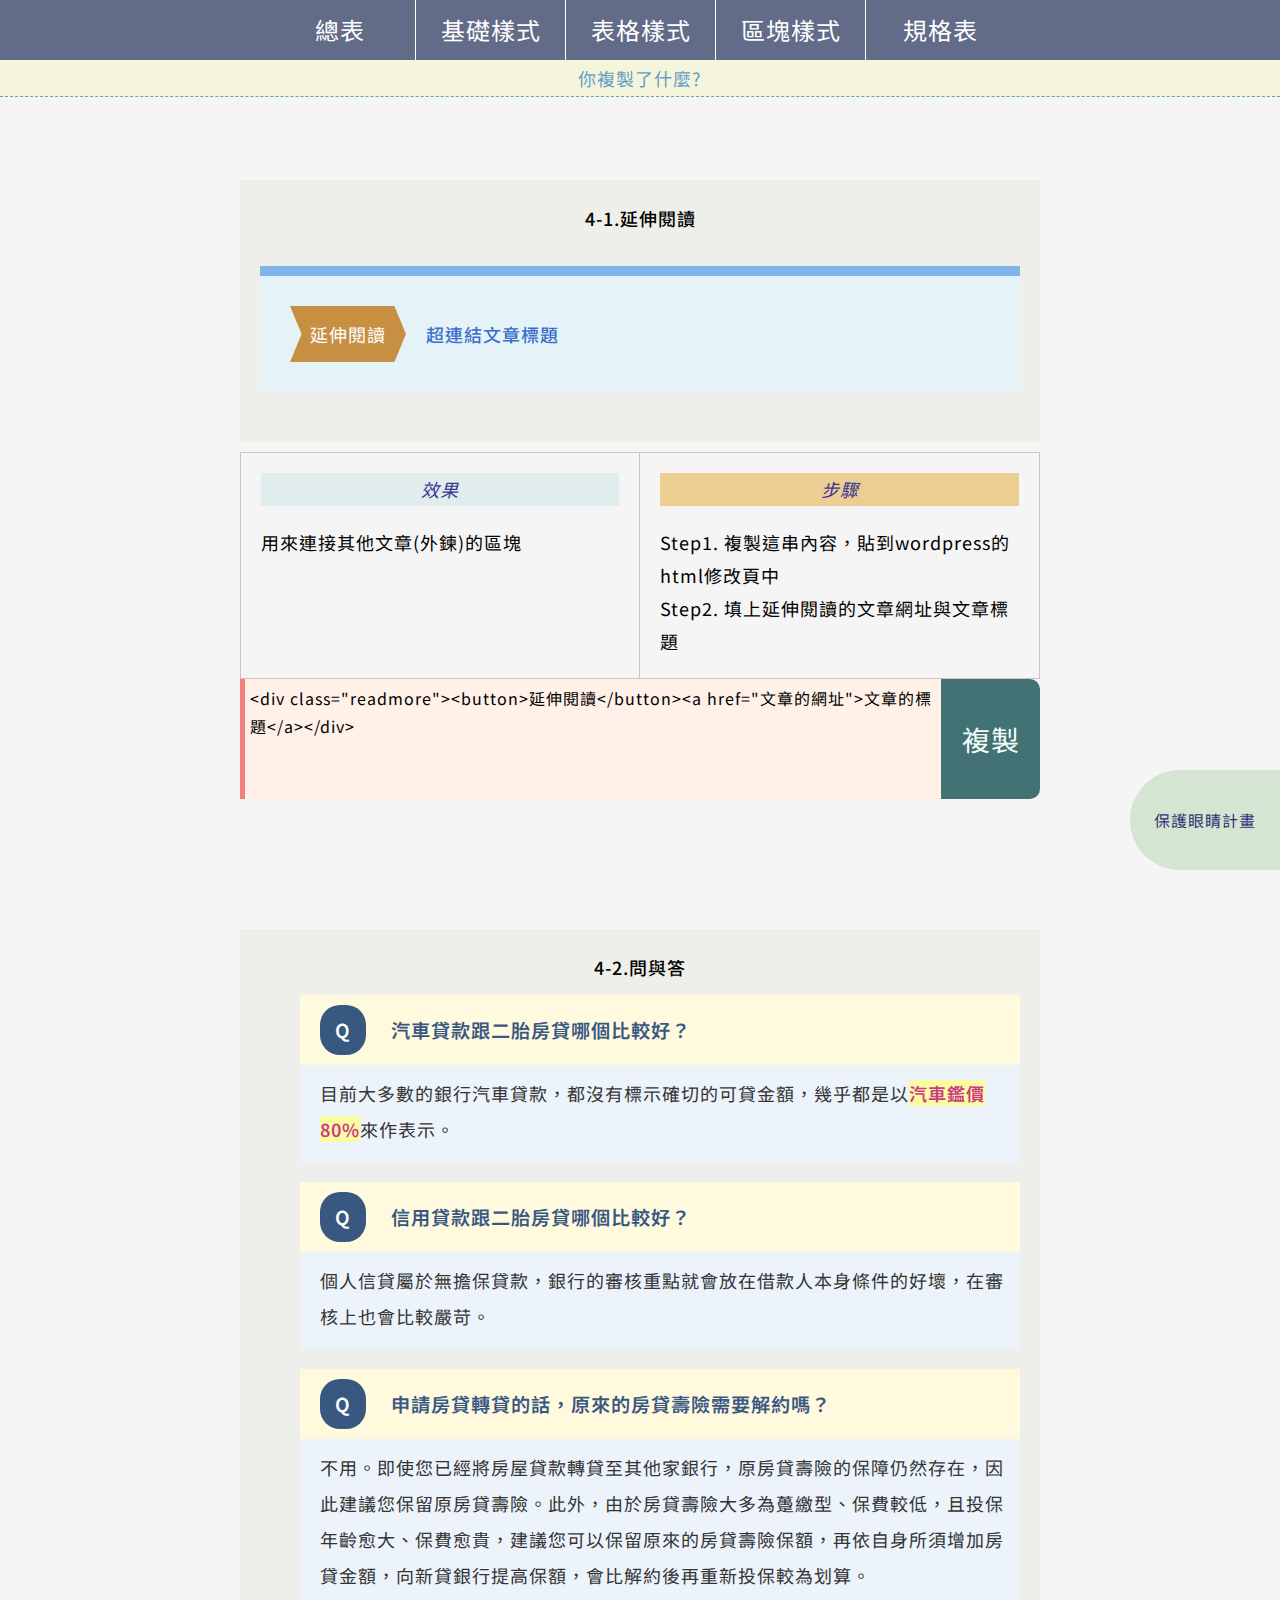
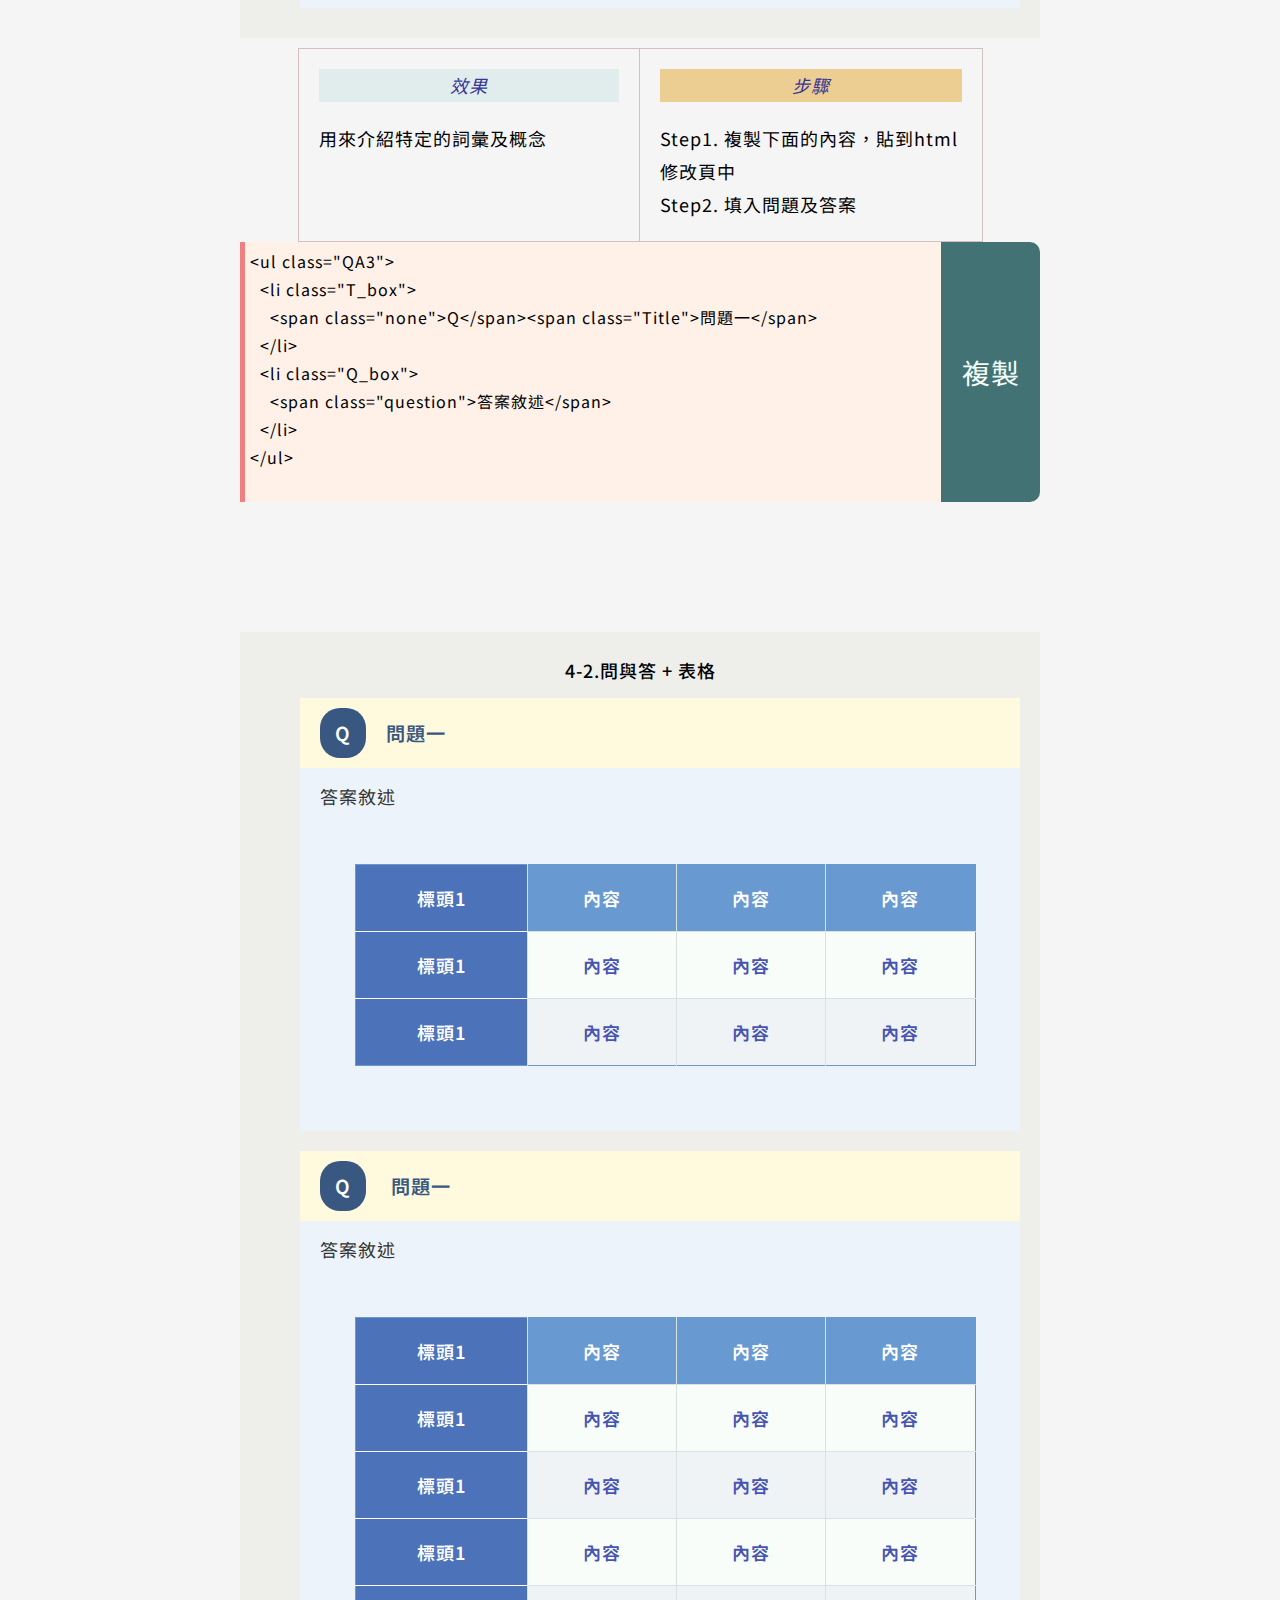
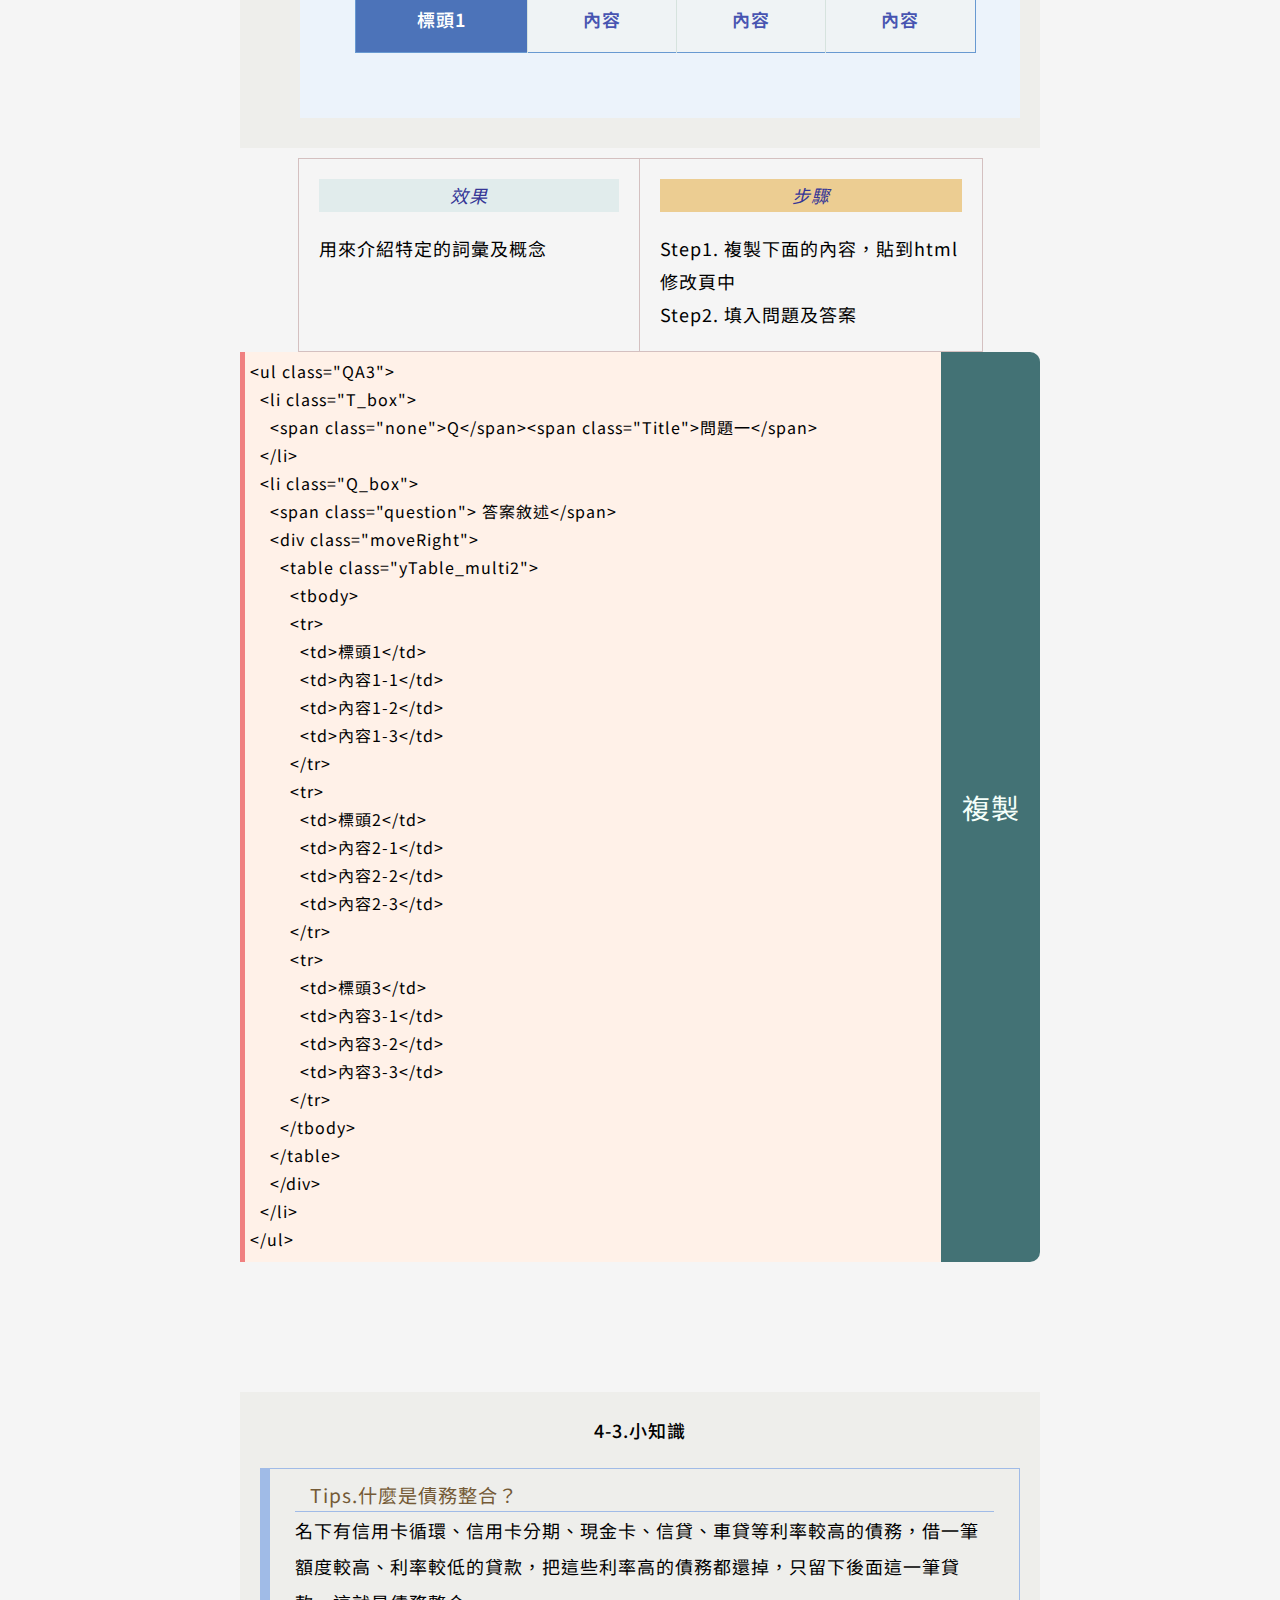
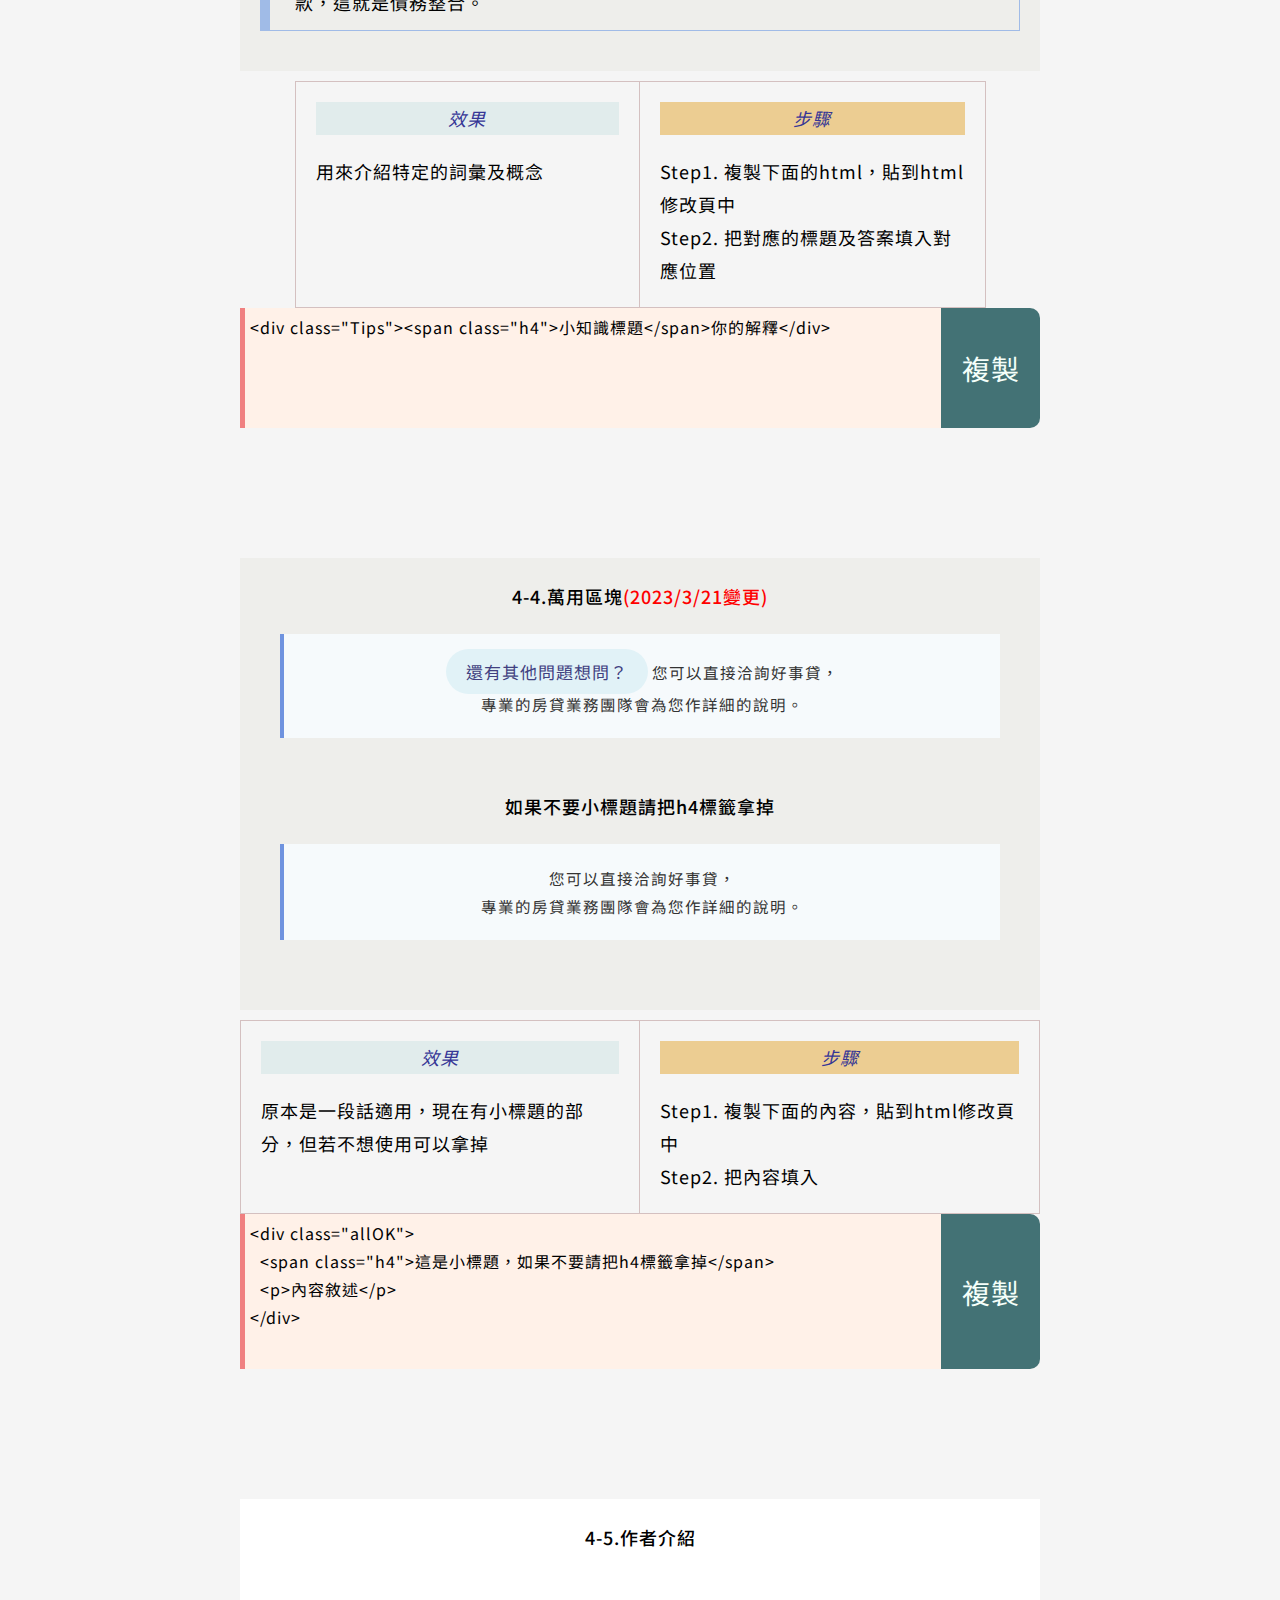
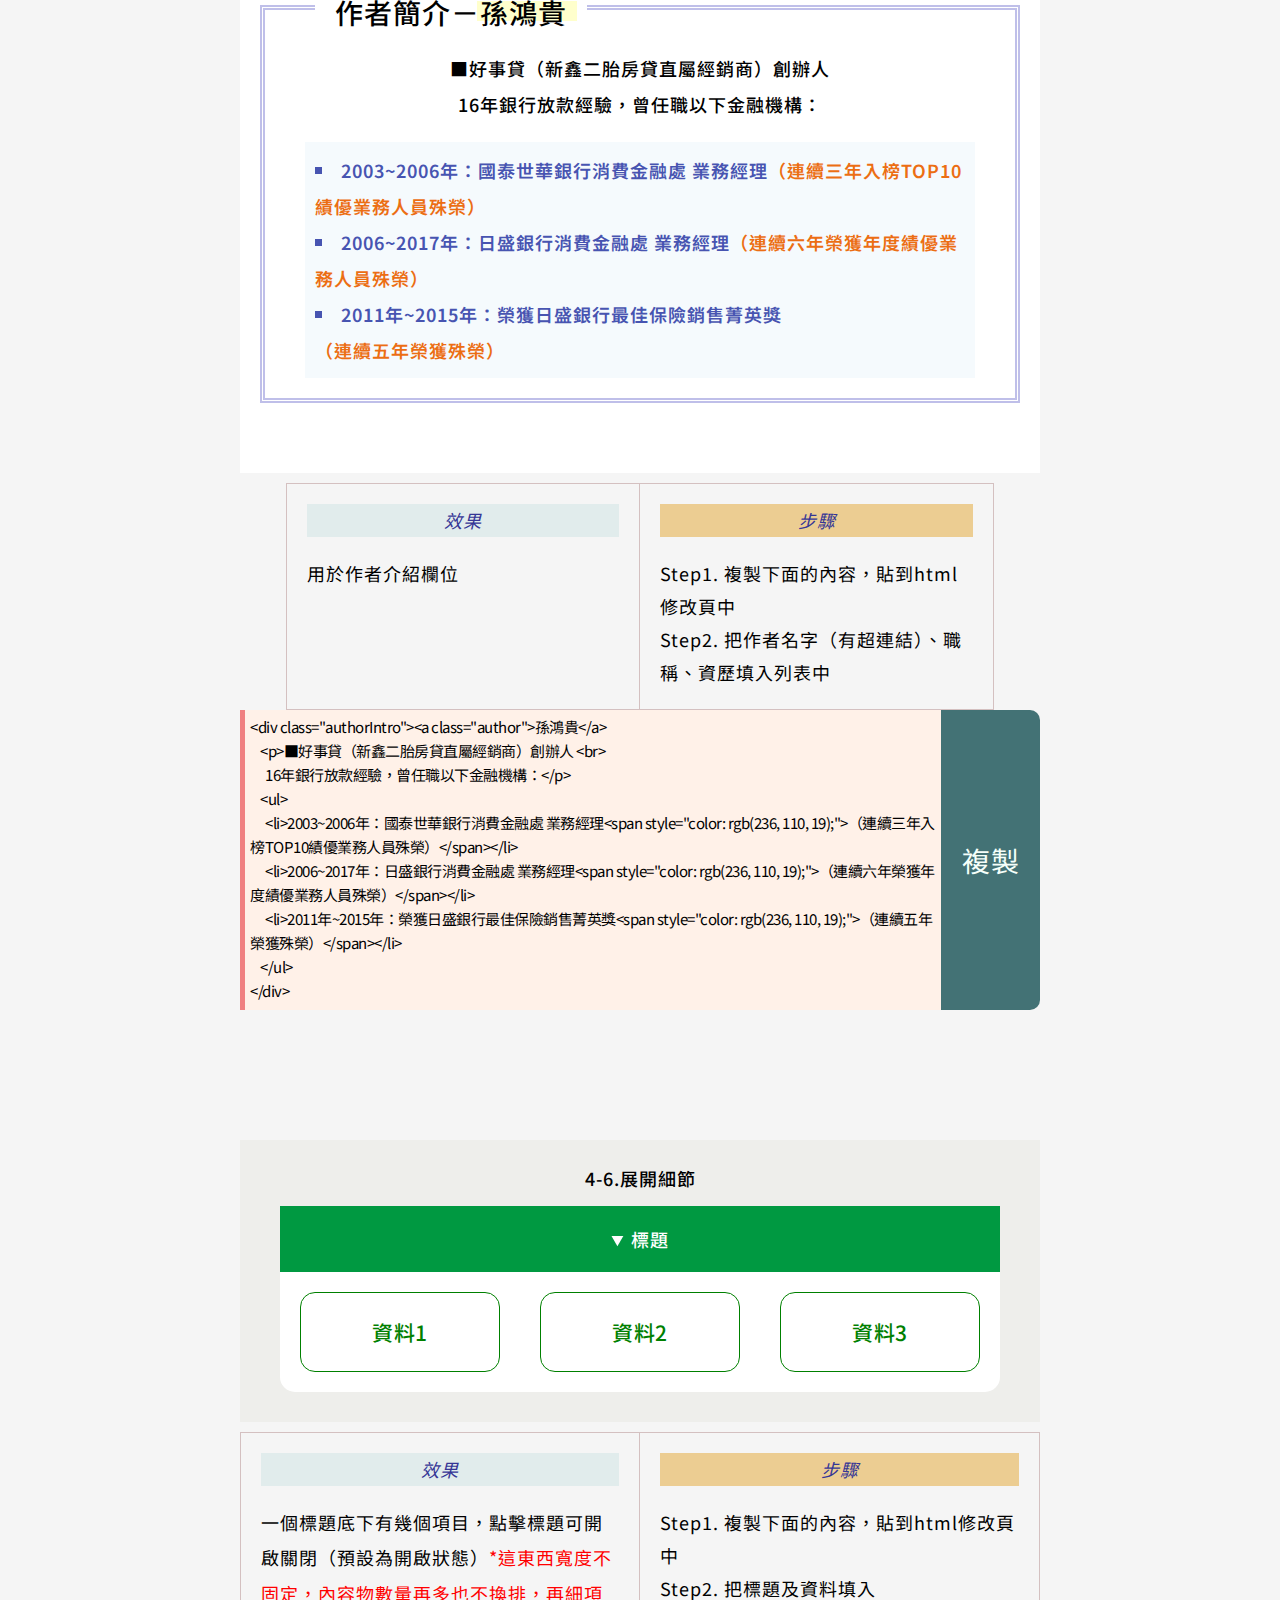
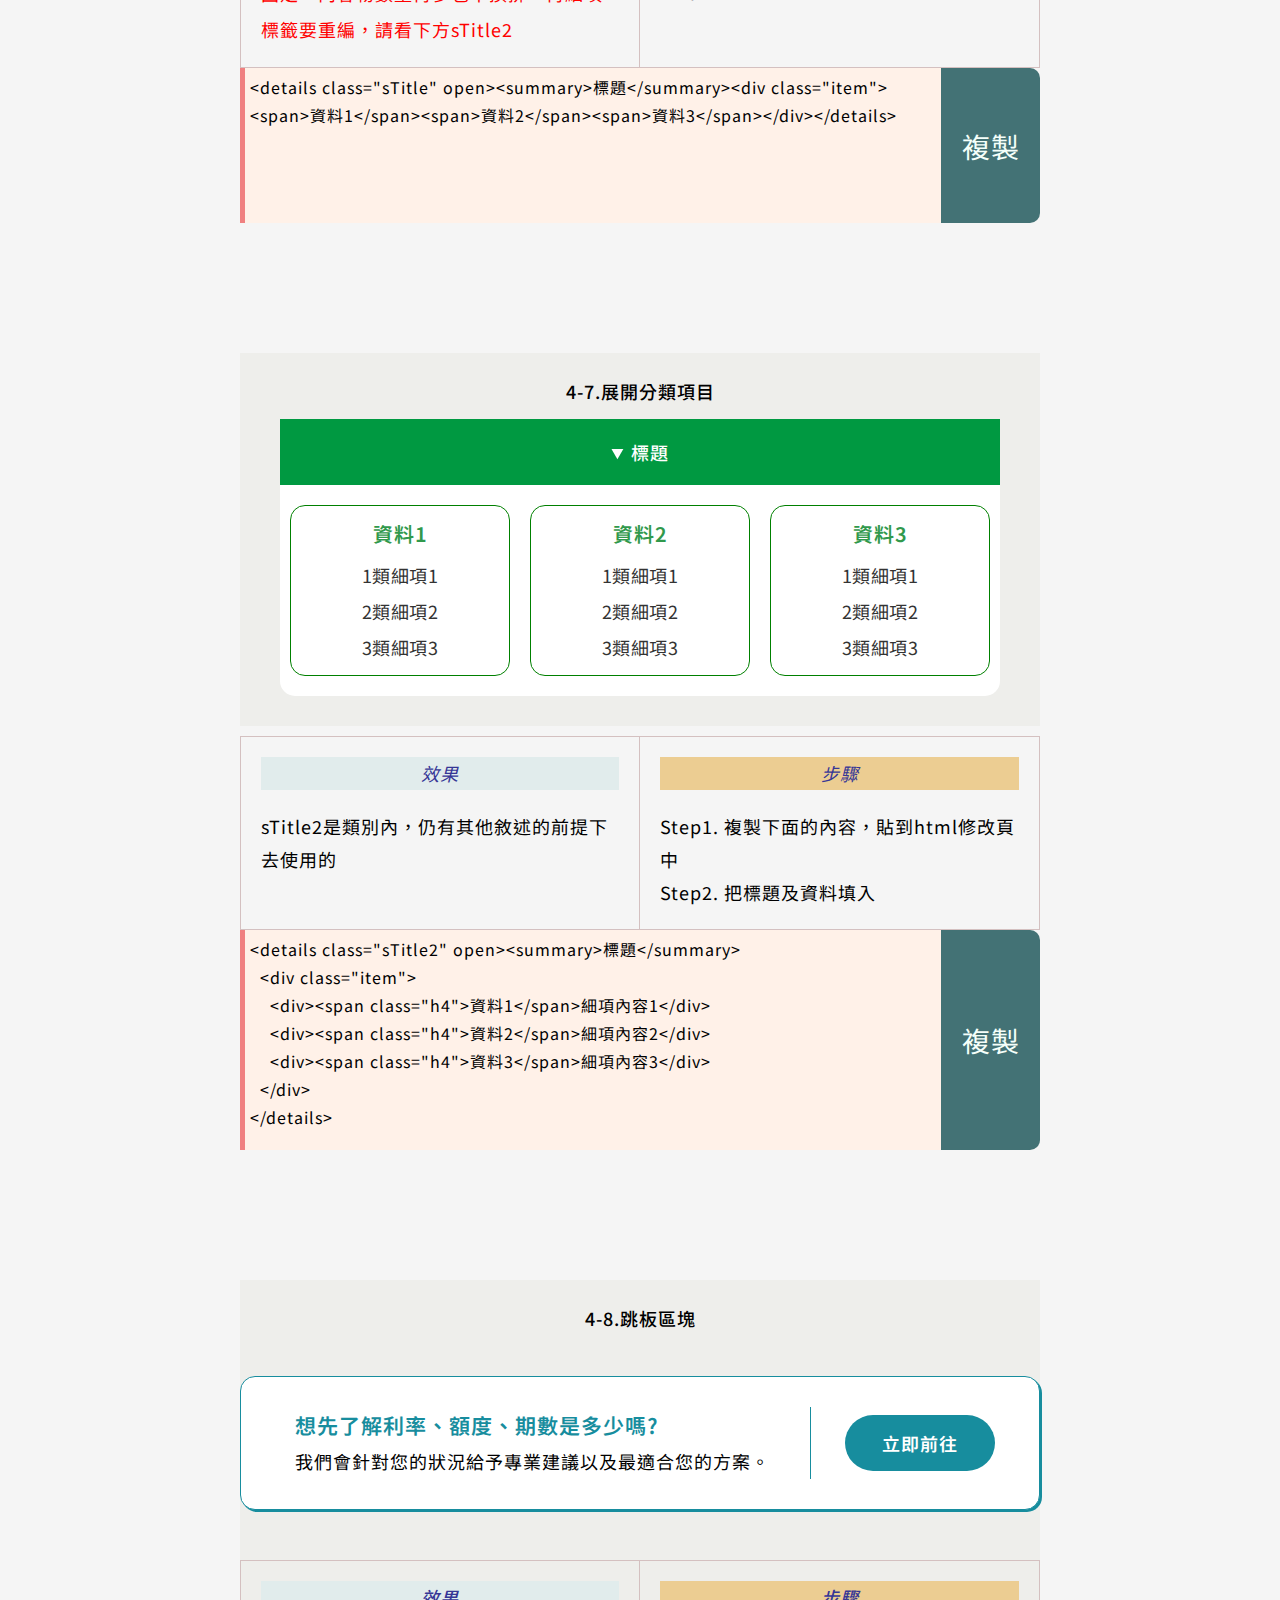
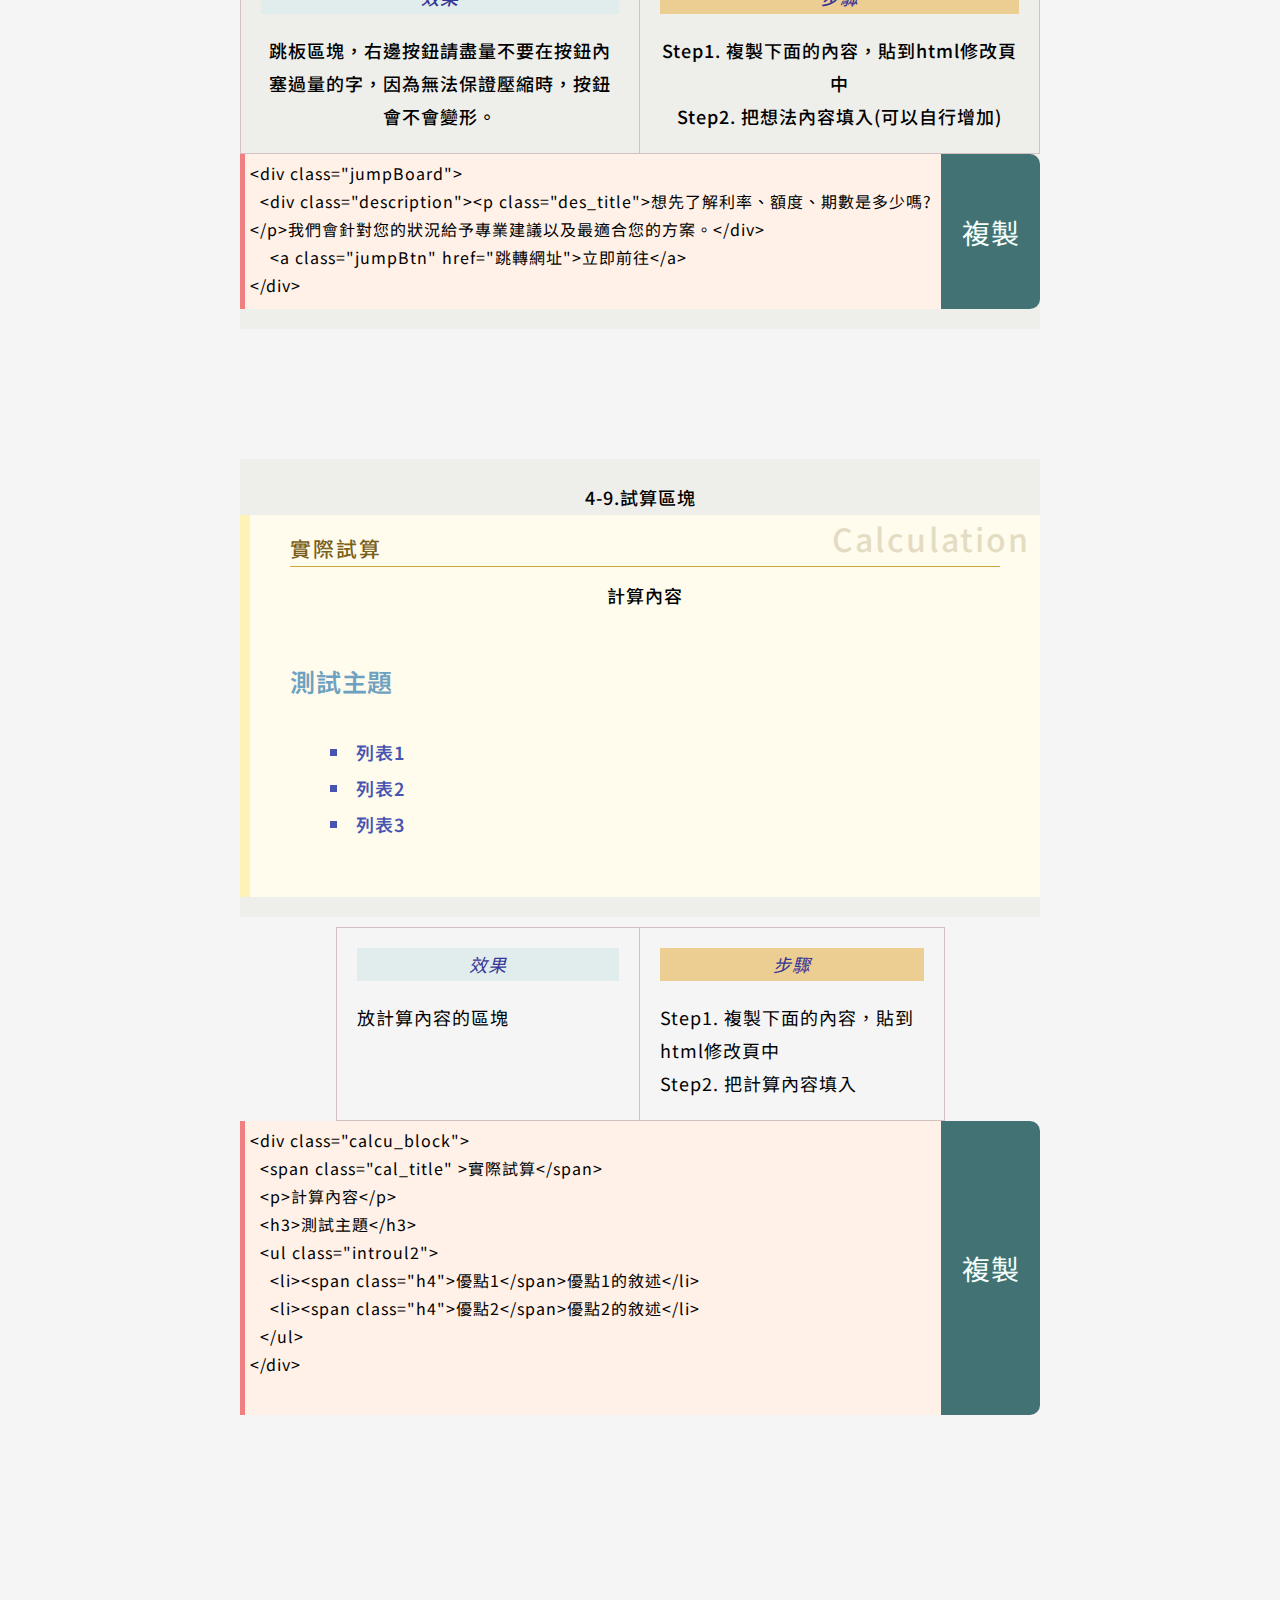
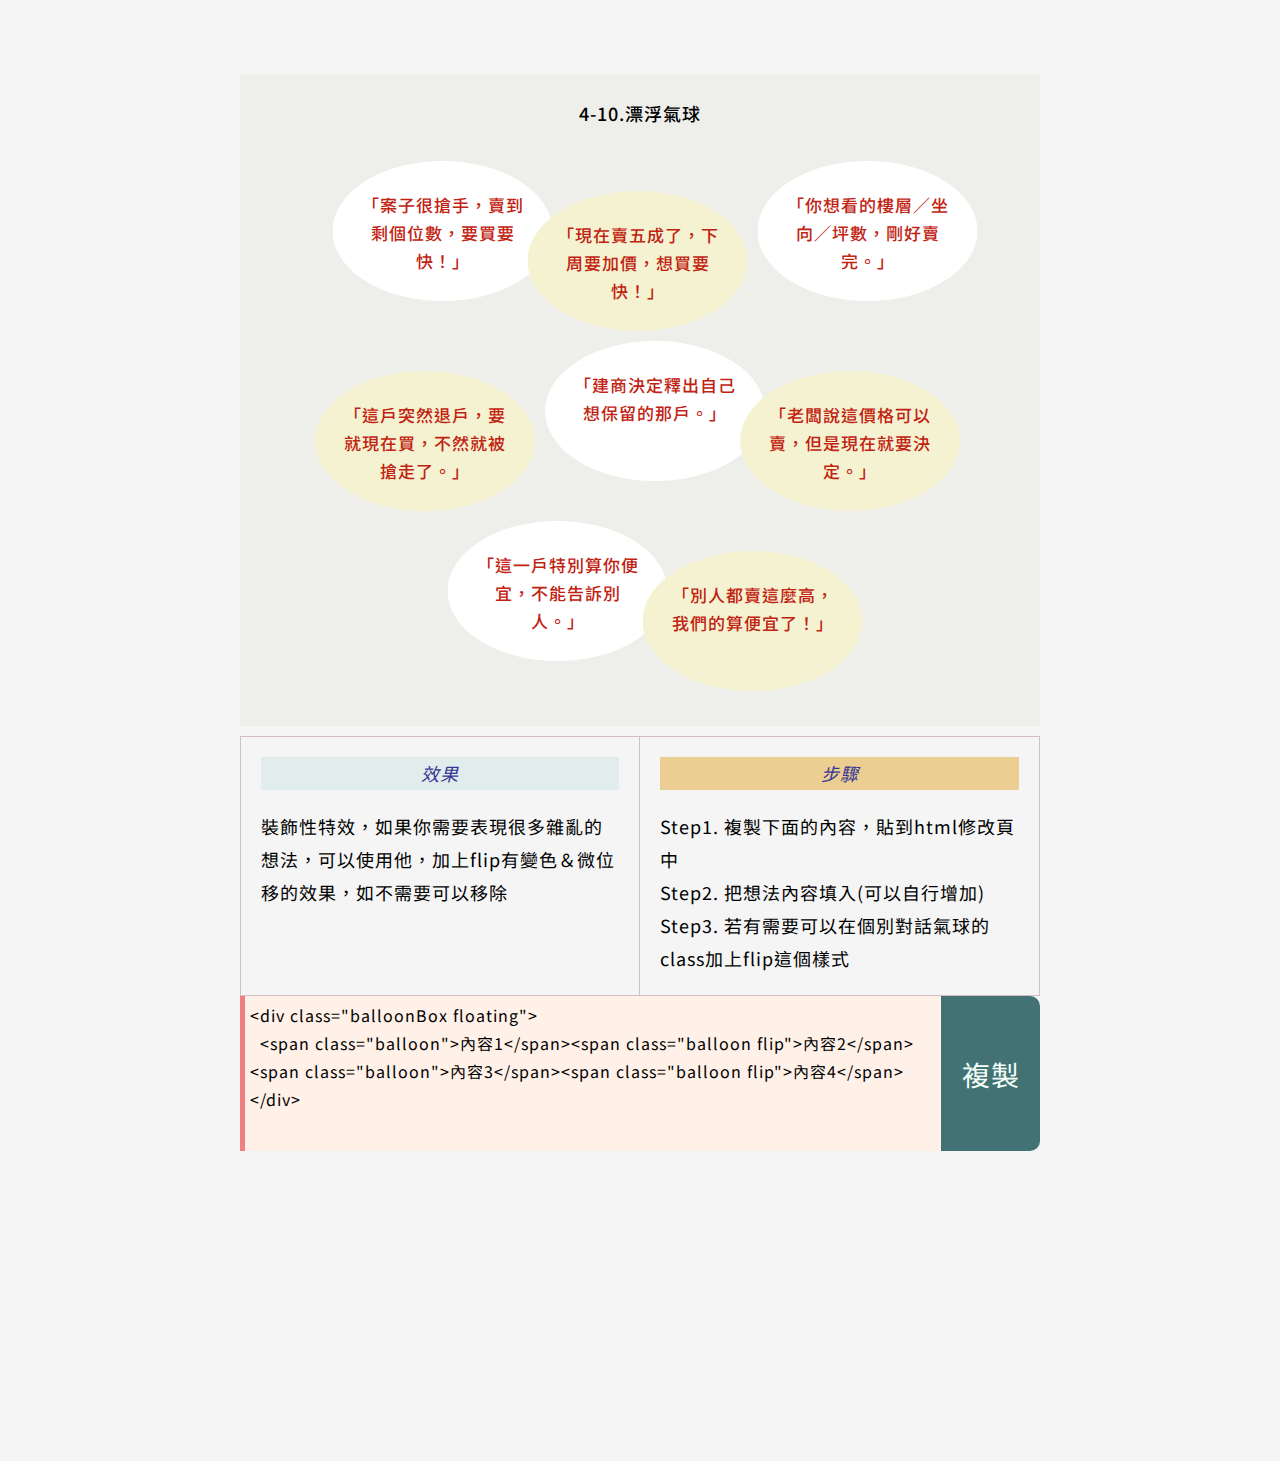
<file: block.html>
<!DOCTYPE html>
<html lang="en">

<head>
  <meta charset="UTF-8">
  <meta http-equiv="X-UA-Compatible" content="IE=edge">
  <meta name="viewport" content="width=device-width, initial-scale=1.0">
  <link rel="preconnect" href="https://fonts.googleapis.com">
  <link rel="preconnect" href="https://fonts.gstatic.com" crossorigin>
  <link href="https://fonts.googleapis.com/css2?family=Noto+Sans+TC:wght@400;500&display=swap" rel="stylesheet">
  <link rel="stylesheet" href="css/houseloanstyle.css">
  <link rel="stylesheet" href="css/all.css">
  <link href="https://cdn.jsdelivr.net/npm/bootstrap@5.1.3/dist/css/bootstrap.min.css" rel="stylesheet"
    integrity="sha384-1BmE4kWBq78iYhFldvKuhfTAU6auU8tT94WrHftjDbrCEXSU1oBoqyl2QvZ6jIW3" crossorigin="anonymous">
  <title>區塊樣式</title>
  <style>
    .yummy {
      background-color: rgb(238, 238, 235);
    }
  </style>

</head>

<body>
  <!-- script要引入必須要在body下方 中間不能被其他標籤隔開 -->
  <script src="./scripts/header.js"></script>


  <div id="wrap">
    <!-- 第1項 -->
    <div class="group mx-auto">
      <div class="yummy" style="padding:20px; ">
        <p>4-1.延伸閱讀</p>

        <div class="readmore"><button>延伸閱讀</button><a href="#">超連結文章標題</a></div>

      </div>



      <div class="introBox">
        <p class="intro">用來連接其他文章(外鍊)的區塊</p>
        <p class="intro">Step1. 複製這串內容，貼到wordpress的html修改頁中<br>
          Step2. 填上延伸閱讀的文章網址與文章標題<br>


        </p>
      </div>


      <div class="copyArea">

        <textarea class="content" name="延伸閱讀" style="height: 120px;">
<div class="readmore"><button>延伸閱讀</button><a href="文章的網址">文章的標題</a></div>
            
          </textarea>
        <button class="copyBtn" style="height: 120px;">複製</button>


      </div>

    </div>



    <!-- 第2項 -->
    <div class="group mx-auto">
      <div class="yummy" style="padding:20px; ">
        <p>4-2.問與答</p>



        <ul class="QA3">
          <li class="T_box">
            <span class="none">Q</span>
            <span class="Title">汽車貸款跟二胎房貸哪個比較好？</span>
          </li>
          <li class="Q_box">
            <span class="question">目前大多數的銀行汽車貸款，都沒有標示確切的可貸金額，幾乎都是以<mark>汽車鑑價80%</mark>來作表示。</span>
          </li>
        </ul>


        <ul class="QA3">
          <li class="T_box">
            <span class="none">Q</span>
            <span class="Title">信用貸款跟二胎房貸哪個比較好？</span>
          </li>
          <li class="Q_box">
            <span class="question">個人信貸屬於無擔保貸款，銀行的審核重點就會放在借款人本身條件的好壞，在審核上也會比較嚴苛。</span>
          </li>
        </ul>


        <ul class="QA3">
          <li class="T_box">
            <span class="none">Q</span>
            <span class="Title">申請房貸轉貸的話，原來的房貸壽險需要解約嗎？</span>
          </li>
          <li class="Q_box">
            <span
              class="question">不用。即使您已經將房屋貸款轉貸至其他家銀行，原房貸壽險的保障仍然存在，因此建議您保留原房貸壽險。此外，由於房貸壽險大多為躉繳型、保費較低，且投保年齡愈大、保費愈貴，建議您可以保留原來的房貸壽險保額，再依自身所須增加房貸金額，向新貸銀行提高保額，會比解約後再重新投保較為划算。</span>
          </li>
        </ul>


      </div>



      <div class="introBox">
        <p class="intro">用來介紹特定的詞彙及概念</p>
        <p class="intro">Step1. 複製下面的內容，貼到html修改頁中<br>
          Step2. 填入問題及答案
        </p>
      </div>


      <div class="copyArea">

        <textarea class="content" name="問與答" style="height: 260px;">
<ul class="QA3">
  <li class="T_box">
    <span class="none">Q</span><span class="Title">問題一</span>
  </li>
  <li class="Q_box">
    <span class="question">答案敘述</span>
  </li>         
</ul>
      </textarea>
        <button class="copyBtn" style="height: 260px;">複製</button>


      </div>



    </div>

    <!-- 第2-1項 -->
    <div class="group mx-auto">
      <div class="yummy" style="padding:20px; ">
        <p>4-2.問與答 + 表格</p>

        <ul class="QA3">
          <li class="T_box">
            <span class="none">Q</span><span class="Title">問題一</span>
          </li>
          <li class="Q_box">
            <span class="question"> 答案敘述</span>
            <div class="moveRight">
              <table class="yTable_multi2">
                <tbody>
                  <tr>
                    <td>標頭1</td>
                    <td>內容</td>
                    <td>內容</td>
                    <td>內容</td>
                  </tr>
                  <tr>
                    <td>標頭1</td>
                    <td>內容</td>
                    <td>內容</td>
                    <td>內容</td>
                  </tr>
                  <tr>
                    <td>標頭1</td>
                    <td>內容</td>
                    <td>內容</td>
                    <td>內容</td>
                  </tr>
                </tbody>
              </table>
            </div>
          </li>
        </ul>
        <ul class="QA3">
          <li class="T_box">
            <span class="none">Q</span>
            <span class="Title">問題一</span>
          </li>
          <li class="Q_box">
            <span class="question"> 答案敘述</span>
            <div class="moveRight">
              <table class="yTable_multi2">
                <tbody>
                  <tr>
                    <td>標頭1</td>
                    <td>內容</td>
                    <td>內容</td>
                    <td>內容</td>
                  </tr>
                  <tr>
                    <td>標頭1</td>
                    <td>內容</td>
                    <td>內容</td>
                    <td>內容</td>
                  </tr>
                  <tr>
                    <td>標頭1</td>
                    <td>內容</td>
                    <td>內容</td>
                    <td>內容</td>
                  </tr>
                  <tr>
                    <td>標頭1</td>
                    <td>內容</td>
                    <td>內容</td>
                    <td>內容</td>
                  </tr>
                  <tr>
                    <td>標頭1</td>
                    <td>內容</td>
                    <td>內容</td>
                    <td>內容</td>
                  </tr>
                </tbody>
              </table>
            </div>
          </li>
        </ul>

      </div>



      <div class="introBox">
        <p class="intro">用來介紹特定的詞彙及概念</p>
        <p class="intro">Step1. 複製下面的內容，貼到html修改頁中<br>
          Step2. 填入問題及答案
        </p>
      </div>


      <div class="copyArea">

        <textarea class="content" name="問與答 + 表格" style="height: 910px;">
<ul class="QA3">
  <li class="T_box">
    <span class="none">Q</span><span class="Title">問題一</span>
  </li>
  <li class="Q_box">
    <span class="question"> 答案敘述</span>
    <div class="moveRight">
      <table class="yTable_multi2">
        <tbody>
        <tr>
          <td>標頭1</td>
          <td>內容1-1</td>
          <td>內容1-2</td>
          <td>內容1-3</td>
        </tr>
        <tr>
          <td>標頭2</td>
          <td>內容2-1</td>
          <td>內容2-2</td>
          <td>內容2-3</td>
        </tr>
        <tr>
          <td>標頭3</td>
          <td>內容3-1</td>
          <td>內容3-2</td>
          <td>內容3-3</td>
        </tr>
      </tbody>
    </table>
    </div>
  </li>         
</ul>
      </textarea>
        <button class="copyBtn" style="height: 910px;">複製</button>


      </div>



    </div>


    <!-- 第3項 -->
    <div class="group mx-auto">
      <div class="yummy" style="padding:20px; ">
        <p>4-3.小知識</p>

        <section class="Tips">
          <span class="h4">Tips.什麼是債務整合？</span>
          名下有信用卡循環、信用卡分期、現金卡、信貸、車貸等利率較高的債務，借一筆額度較高、利率較低的貸款，把這些利率高的債務都還掉，只留下後面這一筆貸款，這就是債務整合。
        </section>


      </div>



      <div class="introBox">
        <p class="intro">用來介紹特定的詞彙及概念</p>
        <p class="intro">Step1. 複製下面的html，貼到html修改頁中<br>
          Step2. 把對應的標題及答案填入對應位置
        </p>
      </div>


      <div class="copyArea">

        <textarea class="content" name="小知識" style="height: 120px;">
<div class="Tips"><span class="h4">小知識標題</span>你的解釋</div>
  </textarea>
        <button class="copyBtn" style="height: 120px;">複製</button>


      </div>

    </div>


    <!-- 第4項 -->
    <div class="group mx-auto">
      <div class="yummy" style="padding:20px; ">
        <p>4-4.萬用區塊<span style="color: red;">(2023/3/21變更)</span></p>

        <div class="allOK">
          <span class="h4">還有其他問題想問？</span>
          您可以直接洽詢好事貸，<br>專業的房貸業務團隊會為您作詳細的說明。
        </div>
        <p>如果不要小標題請把h4標籤拿掉</p>
        <div class="allOK">
          您可以直接洽詢好事貸，<br>專業的房貸業務團隊會為您作詳細的說明。
        </div>


      </div>



      <div class="introBox">
        <p class="intro">原本是一段話適用，現在有小標題的部分，但若不想使用可以拿掉</p>
        <p class="intro">Step1. 複製下面的內容，貼到html修改頁中<br>
          Step2. 把內容填入
        </p>
      </div>


      <div class="copyArea">

        <textarea class="content" name="萬用區塊">
<div class="allOK">  
  <span class="h4">這是小標題，如果不要請把h4標籤拿掉</span>
  <p>內容敘述</p>
</div>
            </textarea>
        <button class="copyBtn">複製</button>


      </div>

    </div>

    <!-- 第5項 -->
    <div class="group mx-auto">
      <div class="yummy" style="padding:20px; background-color: #fff;">
        <p>4-5.作者介紹</p>
        <div class="authorIntro" style="background-color: #fff;">
          <a class="author" style="background-color: #fff; text-decoration: none;">孫鴻貴</a>
          <p>■好事貸（新鑫二胎房貸直屬經銷商）創辦人 <br> 16年銀行放款經驗，曾任職以下金融機構：</p>
          <ul>
            <li>2003~2006年：國泰世華銀行消費金融處 業務經理<span style="color: rgb(236, 110, 19);">（連續三年入榜TOP10績優業務人員殊榮）</span></li>
            <li>2006~2017年：日盛銀行消費金融處 業務經理<span style="color: rgb(236, 110, 19);">（連續六年榮獲年度績優業務人員殊榮）</span></li>
            <li>2011年~2015年：榮獲日盛銀行最佳保險銷售菁英獎<span style="color: rgb(236, 110, 19);">（連續五年榮獲殊榮）</span></li>
          </ul>
        </div>
      </div>



      <div class="introBox">
        <p class="intro">用於作者介紹欄位</p>
        <p class="intro">Step1. 複製下面的內容，貼到html修改頁中<br>
          Step2. 把作者名字（有超連結）、職稱、資歷填入列表中
        </p>
      </div>


      <div class="copyArea">

        <textarea class="content" name="作者介紹"
          style="height: 300px; font-size: 15px; line-height: 24px; letter-spacing: -0.5px;">
<div class="authorIntro"><a class="author">孫鴻貴</a>
    <p>■好事貸（新鑫二胎房貸直屬經銷商）創辦人 <br>
      16年銀行放款經驗，曾任職以下金融機構：</p>
    <ul>
      <li>2003~2006年：國泰世華銀行消費金融處 業務經理<span style="color: rgb(236, 110, 19);">（連續三年入榜TOP10績優業務人員殊榮）</span></li>
      <li>2006~2017年：日盛銀行消費金融處 業務經理<span style="color: rgb(236, 110, 19);">（連續六年榮獲年度績優業務人員殊榮）</span></li>
      <li>2011年~2015年：榮獲日盛銀行最佳保險銷售菁英獎<span style="color: rgb(236, 110, 19);">（連續五年榮獲殊榮）</span></li>
    </ul>
</div>

               
              </textarea>
        <button class="copyBtn" style="height:300px;">複製</button>


      </div>

    </div>


    <!-- 第6項 -->
    <div class="group mx-auto">
      <div class="yummy" style="padding:20px; ">
        <p>4-6.展開細節</p>
        <details class="sTitle" open>
          <summary>標題</summary>
          <div class="item"><span>資料1</span><span>資料2</span><span>資料3</span></div>
        </details>
      </div>



      <div class="introBox">
        <p class="intro">一個標題底下有幾個項目，點擊標題可開啟關閉（預設為開啟狀態）<span
            style="color: red;">*這東西寬度不固定，內容物數量再多也不換排，再細項標籤要重編，請看下方sTitle2</span></p>
        <p class="intro">Step1. 複製下面的內容，貼到html修改頁中<br>
          Step2. 把標題及資料填入
        </p>
      </div>


      <div class="copyArea">

        <textarea class="content" name="展開細節">
<details class="sTitle" open><summary>標題</summary><div class="item"><span>資料1</span><span>資料2</span><span>資料3</span></div></details> 
            </textarea>
        <button class="copyBtn">複製</button>


      </div>

    </div>

    <!-- 第7項 -->
    <div class="group mx-auto">
      <div class="yummy" style="padding:20px; ">
        <p>4-7.展開分類項目</p>
        <details class="sTitle2" open>
          <summary>標題</summary>
          <div class="item">
            <div>
              <span class="h4">資料1</span>1類細項1<br>2類細項2<br>3類細項3
            </div>
            <div>
              <span class="h4">資料2</span>1類細項1<br>2類細項2<br>3類細項3
            </div>
            <div>
              <span class="h4">資料3</span>1類細項1<br>2類細項2<br>3類細項3
            </div>
          </div>
        </details>
      </div>

      <div class="introBox">
        <p class="intro">sTitle2是類別內，仍有其他敘述的前提下去使用的</span></p>
        <p class="intro">Step1. 複製下面的內容，貼到html修改頁中<br>
          Step2. 把標題及資料填入
        </p>
      </div>


      <div class="copyArea">

        <textarea class="content" name="展開分類項目" style="height: 220px;">
<details class="sTitle2" open><summary>標題</summary>
  <div class="item">
    <div><span class="h4">資料1</span>細項內容1</div>
    <div><span class="h4">資料2</span>細項內容2</div>
    <div><span class="h4">資料3</span>細項內容3</div>
  </div>
</details> 
            </textarea>
        <button class="copyBtn" style="height: 220px;">複製</button>


      </div>

    </div>

    <!-- 第8項 -->
    <div class="group mx-auto">
      <div class="yummy" style="padding:20px 0px;">
        <p>4-8.跳板區塊</p>
        <div class="jumpBoard">
          <div class="description">
            <p class="des_title">想先了解利率、額度、期數是多少嗎?</p>我們會針對您的狀況給予專業建議以及最適合您的方案。
          </div>
          <a class="jumpBtn" href="跳轉網址">立即前往</a>
        </div>



        <div class="introBox">
          <p class="intro">跳板區塊，右邊按鈕請盡量不要在按鈕內塞過量的字，因為無法保證壓縮時，按鈕會不會變形。</p>
          <p class="intro">Step1. 複製下面的內容，貼到html修改頁中<br>
            Step2. 把想法內容填入(可以自行增加)
          </p>
        </div>


        <div class="copyArea">

          <textarea class="content" name="跳板區塊">
<div class="jumpBoard">
  <div class="description"><p class="des_title">想先了解利率、額度、期數是多少嗎?</p>我們會針對您的狀況給予專業建議以及最適合您的方案。</div>
    <a class="jumpBtn" href="跳轉網址">立即前往</a>
</div>        
              
            </textarea>
          <button class="copyBtn">複製</button>


        </div>

      </div>

      <!-- 第9項 -->
      <div class="group mx-auto">
        <div class="yummy" style="padding:20px 0px;">
          <p>4-9.試算區塊</p>
          <div class="calcu_block">
            <span class="cal_title">實際試算</span>
            <p>計算內容</p>
            <h3>測試主題</h3>
            <ul>
              <li>列表1</li>
              <li>列表2</li>
              <li>列表3</li>
            </ul>
          </div>
        </div>



        <div class="introBox">
          <p class="intro">放計算內容的區塊</p>
          <p class="intro">Step1. 複製下面的內容，貼到html修改頁中<br>
            Step2. 把計算內容填入
          </p>
        </div>


        <div class="copyArea">

          <textarea class="content" name="試算區塊" style="height: 294px;">
<div class="calcu_block">
  <span class="cal_title" >實際試算</span>
  <p>計算內容</p>
  <h3>測試主題</h3>
  <ul class="introul2">
    <li><span class="h4">優點1</span>優點1的敘述</li>
    <li><span class="h4">優點2</span>優點2的敘述</li>
  </ul>   
</div>
              
        </textarea>
          <button class="copyBtn" style="height: 294px;">複製</button>


        </div>

      </div>

      <!-- 第10項 -->
      <div class="group mx-auto">
        <div class="yummy" style="padding:20px 0px;">
          <p>4-10.漂浮氣球</p>
          <div class="balloonBox floating">
            <span class="balloon ">「案子很搶手，賣到剩個位數，要買要快！」</span>
            <span class="balloon flip">「現在賣五成了，下周要加價，想買要快！」</span>
            <span class="balloon">「你想看的樓層／坐向／坪數，剛好賣完。」</span>
            <span class="balloon flip">「這戶突然退戶，要就現在買，不然就被搶走了。」</span>
            <span class="balloon">「建商決定釋出自己想保留的那戶。」</span>
            <span class="balloon flip">「老闆說這價格可以賣，但是現在就要決定。」</span>
            <span class="balloon">「這一戶特別算你便宜，不能告訴別人。」</span>
            <span class="balloon flip">「別人都賣這麼高，我們的算便宜了！」</span>
          </div>
        </div>



        <div class="introBox">
          <p class="intro">裝飾性特效，如果你需要表現很多雜亂的想法，可以使用他，加上flip有變色＆微位移的效果，如不需要可以移除</p>
          <p class="intro">Step1. 複製下面的內容，貼到html修改頁中<br>
            Step2. 把想法內容填入(可以自行增加)<br>
            Step3. 若有需要可以在個別對話氣球的class加上flip這個樣式
          </p>
        </div>


        <div class="copyArea">

          <textarea class="content" name="漂浮氣球">
<div class="balloonBox floating">
  <span class="balloon">內容1</span><span class="balloon flip">內容2</span><span class="balloon">內容3</span><span class="balloon flip">內容4</span>
</div>       
              
            </textarea>
          <button class="copyBtn">複製</button>


        </div>

      </div>
    </div>
    <script>
      // 選取對應陣列的內容並複製到剪貼簿        

      let contentElements = document.querySelectorAll('.content');
      let copyBtnElements = document.querySelectorAll('.copyBtn');
      let showblock = document.querySelector('#show');

      copyBtnElements.forEach(function (button, index) {

        button.addEventListener('click', function () {
          contentElements[index].select();
          navigator.clipboard.writeText(contentElements[index].value);
          // 複製的物件出現在showblock區域
          showblock.textContent = '已複製' + contentElements[index].name;
        });
      });


    </script>

    <script src="https://cdn.jsdelivr.net/npm/bootstrap@5.1.3/dist/js/bootstrap.bundle.min.js"
      integrity="sha384-ka7Sk0Gln4gmtz2MlQnikT1wXgYsOg+OMhuP+IlRH9sENBO0LRn5q+8nbTov4+1p"
      crossorigin="anonymous"></script>
</body>

</html>
</file>
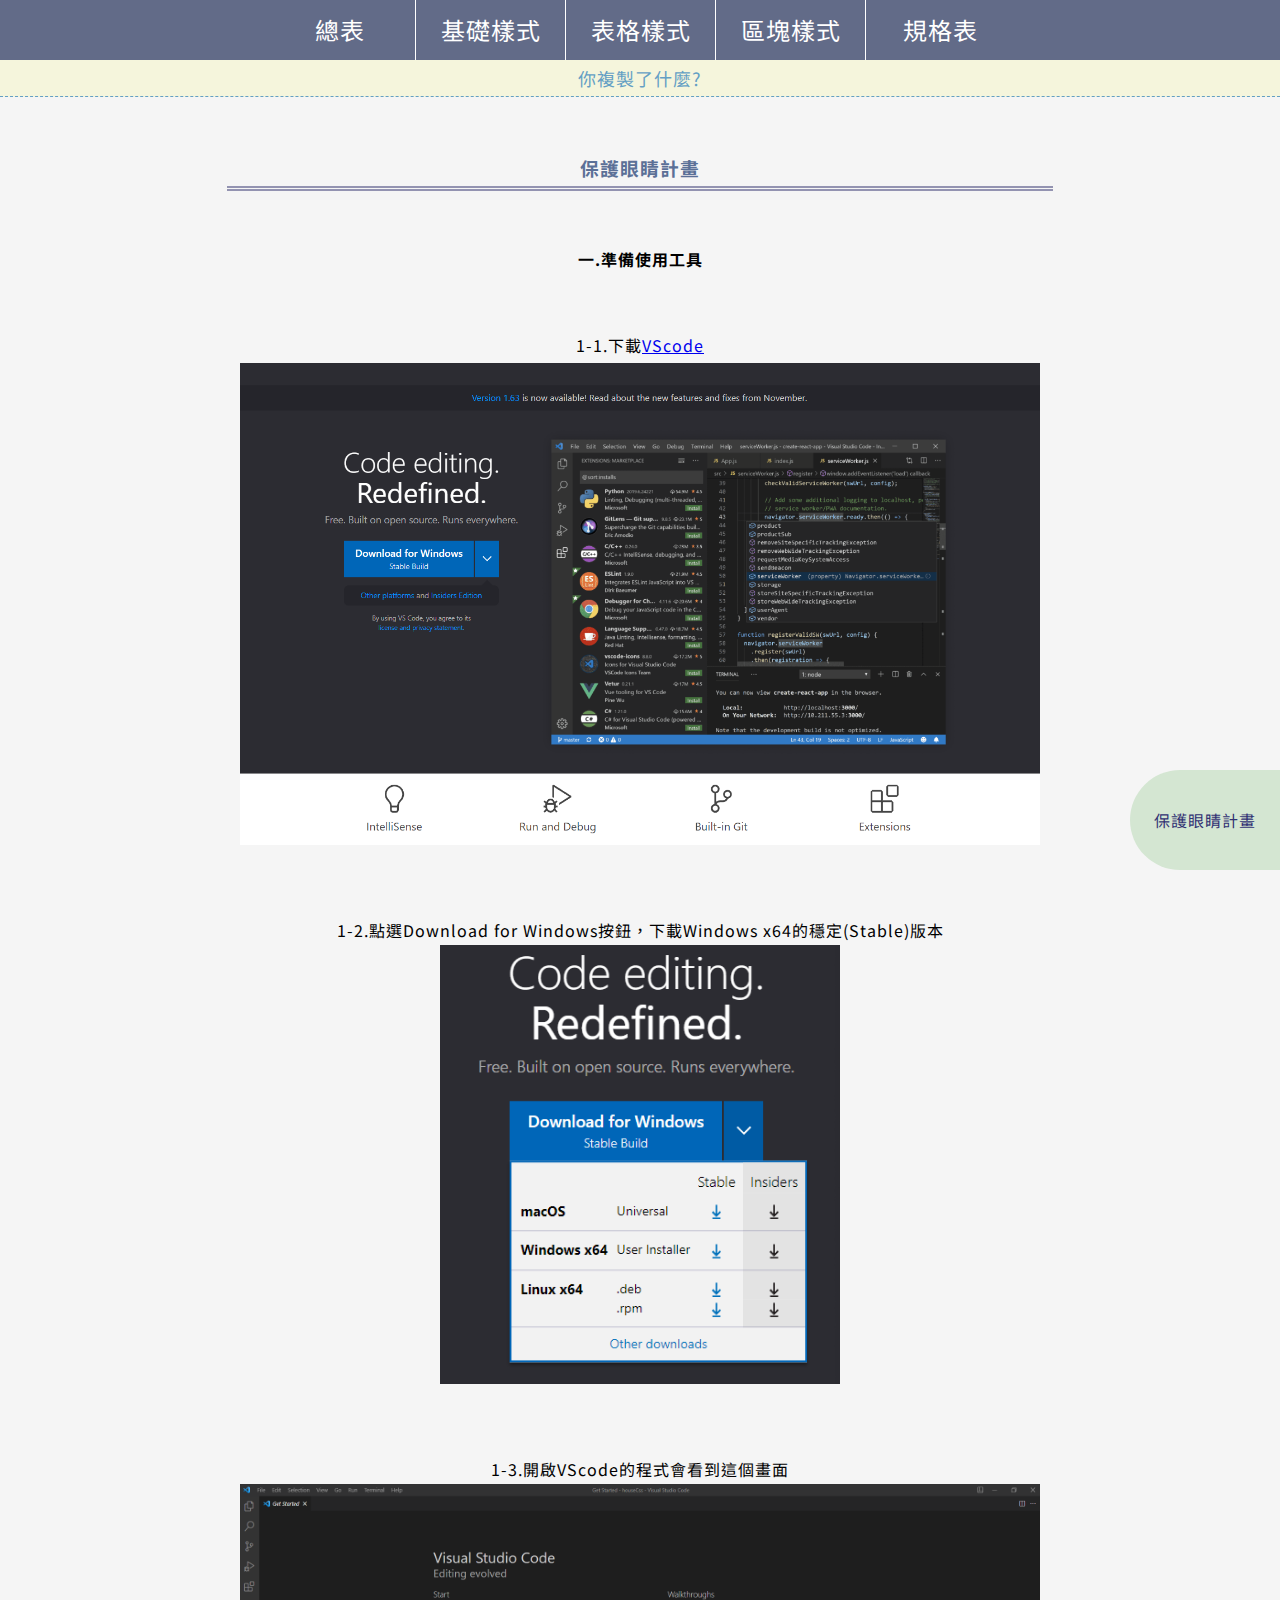
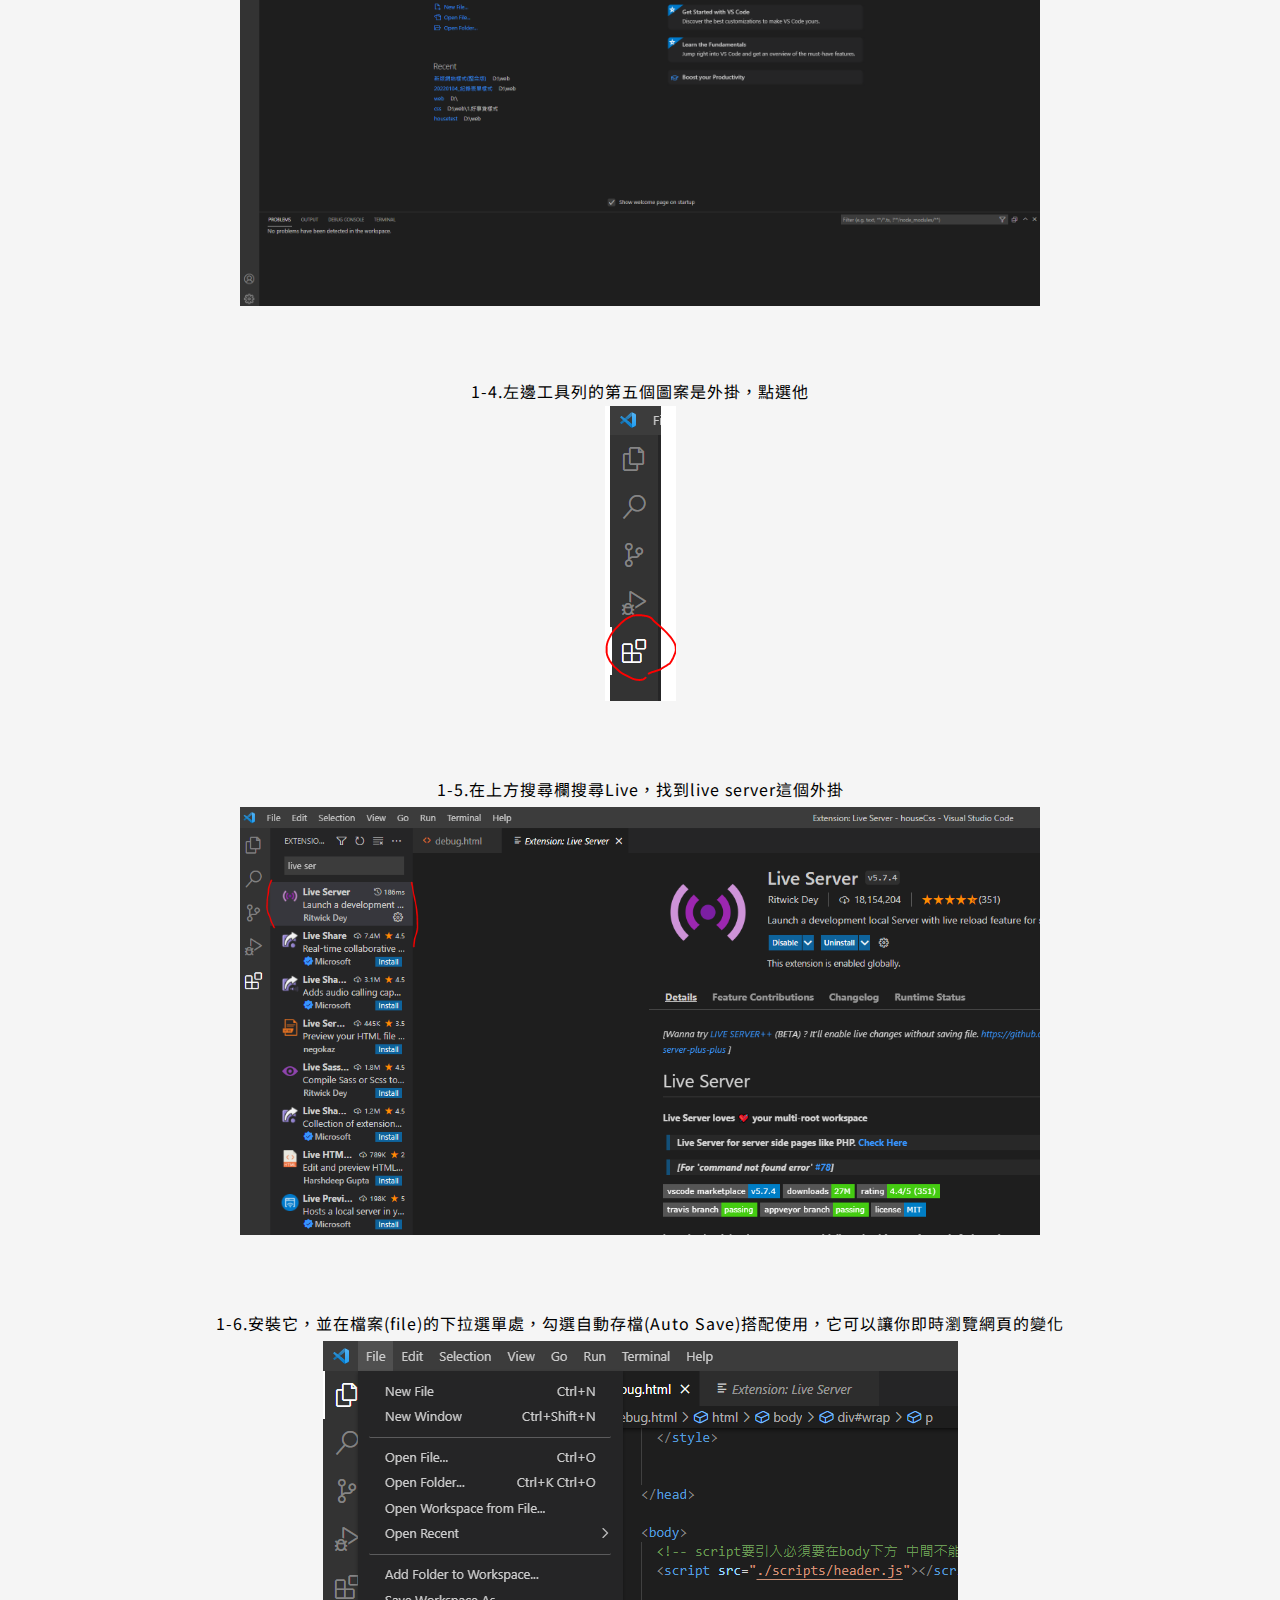
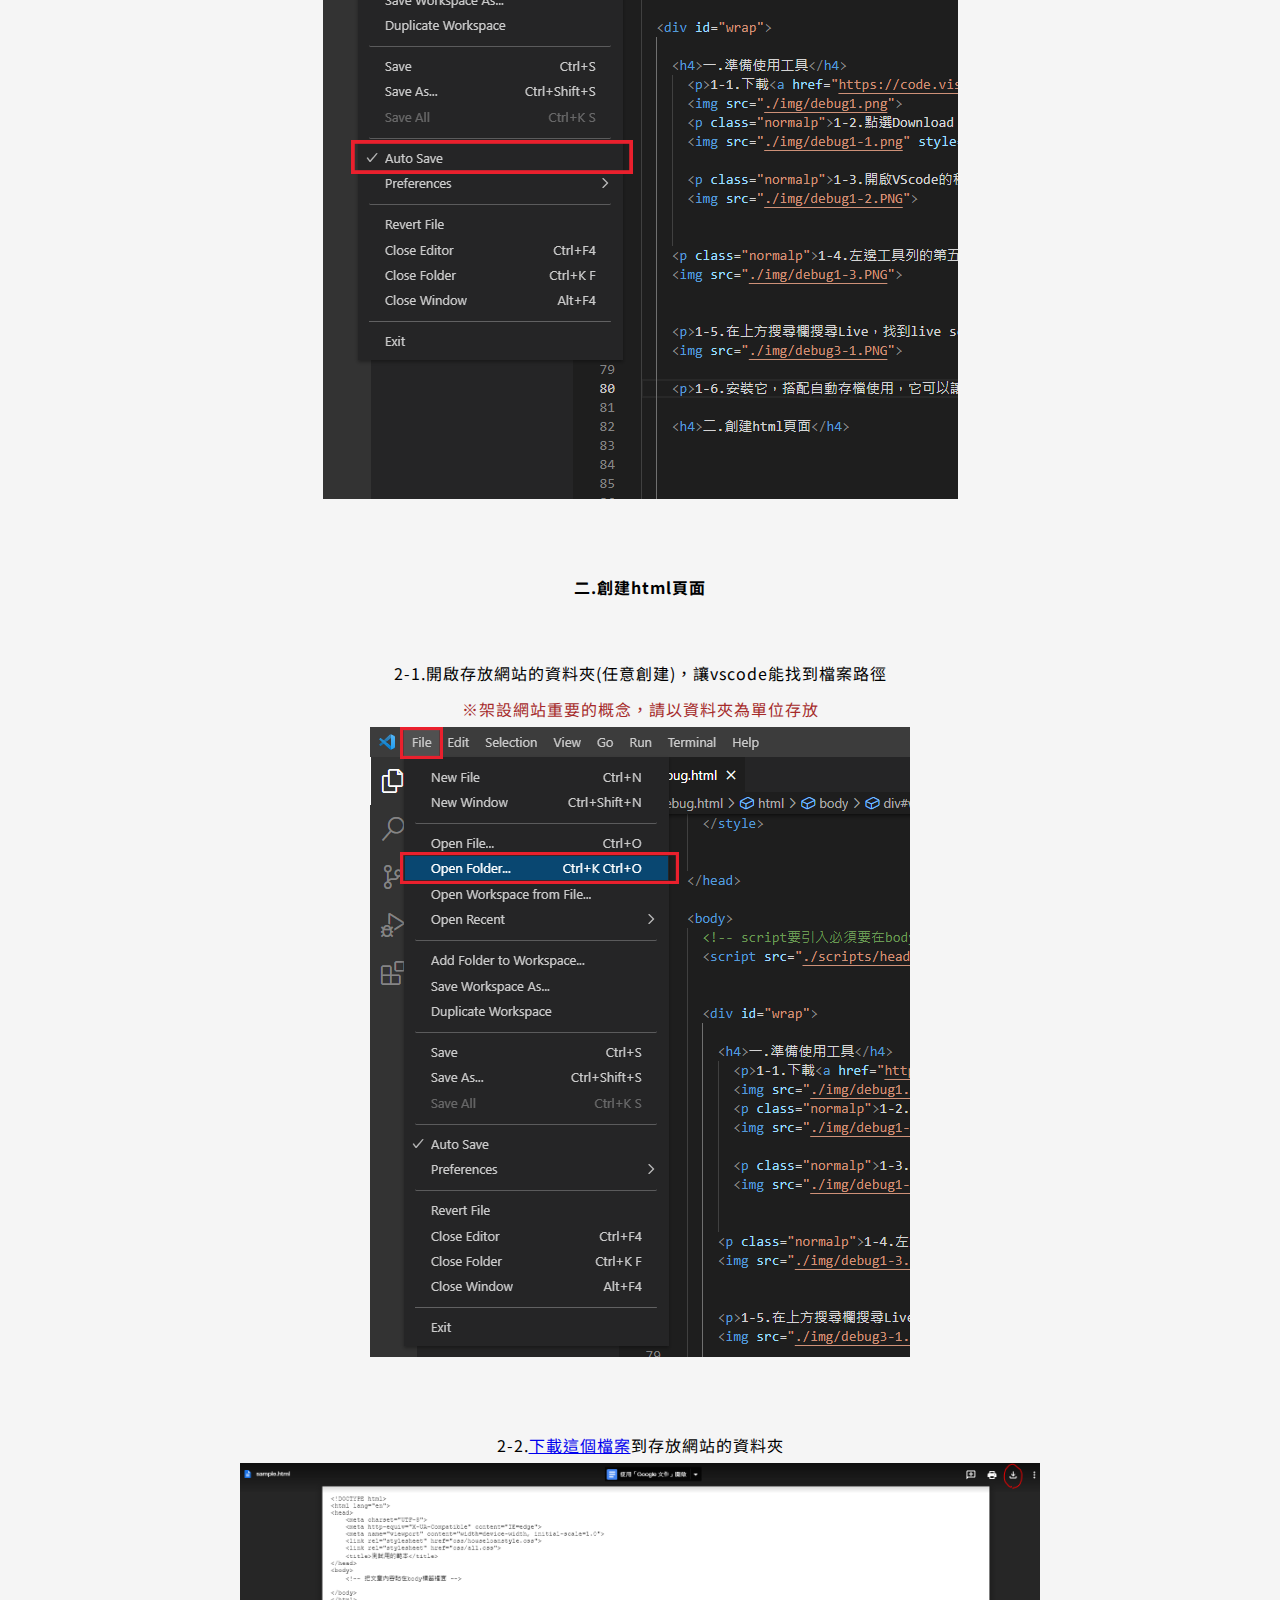
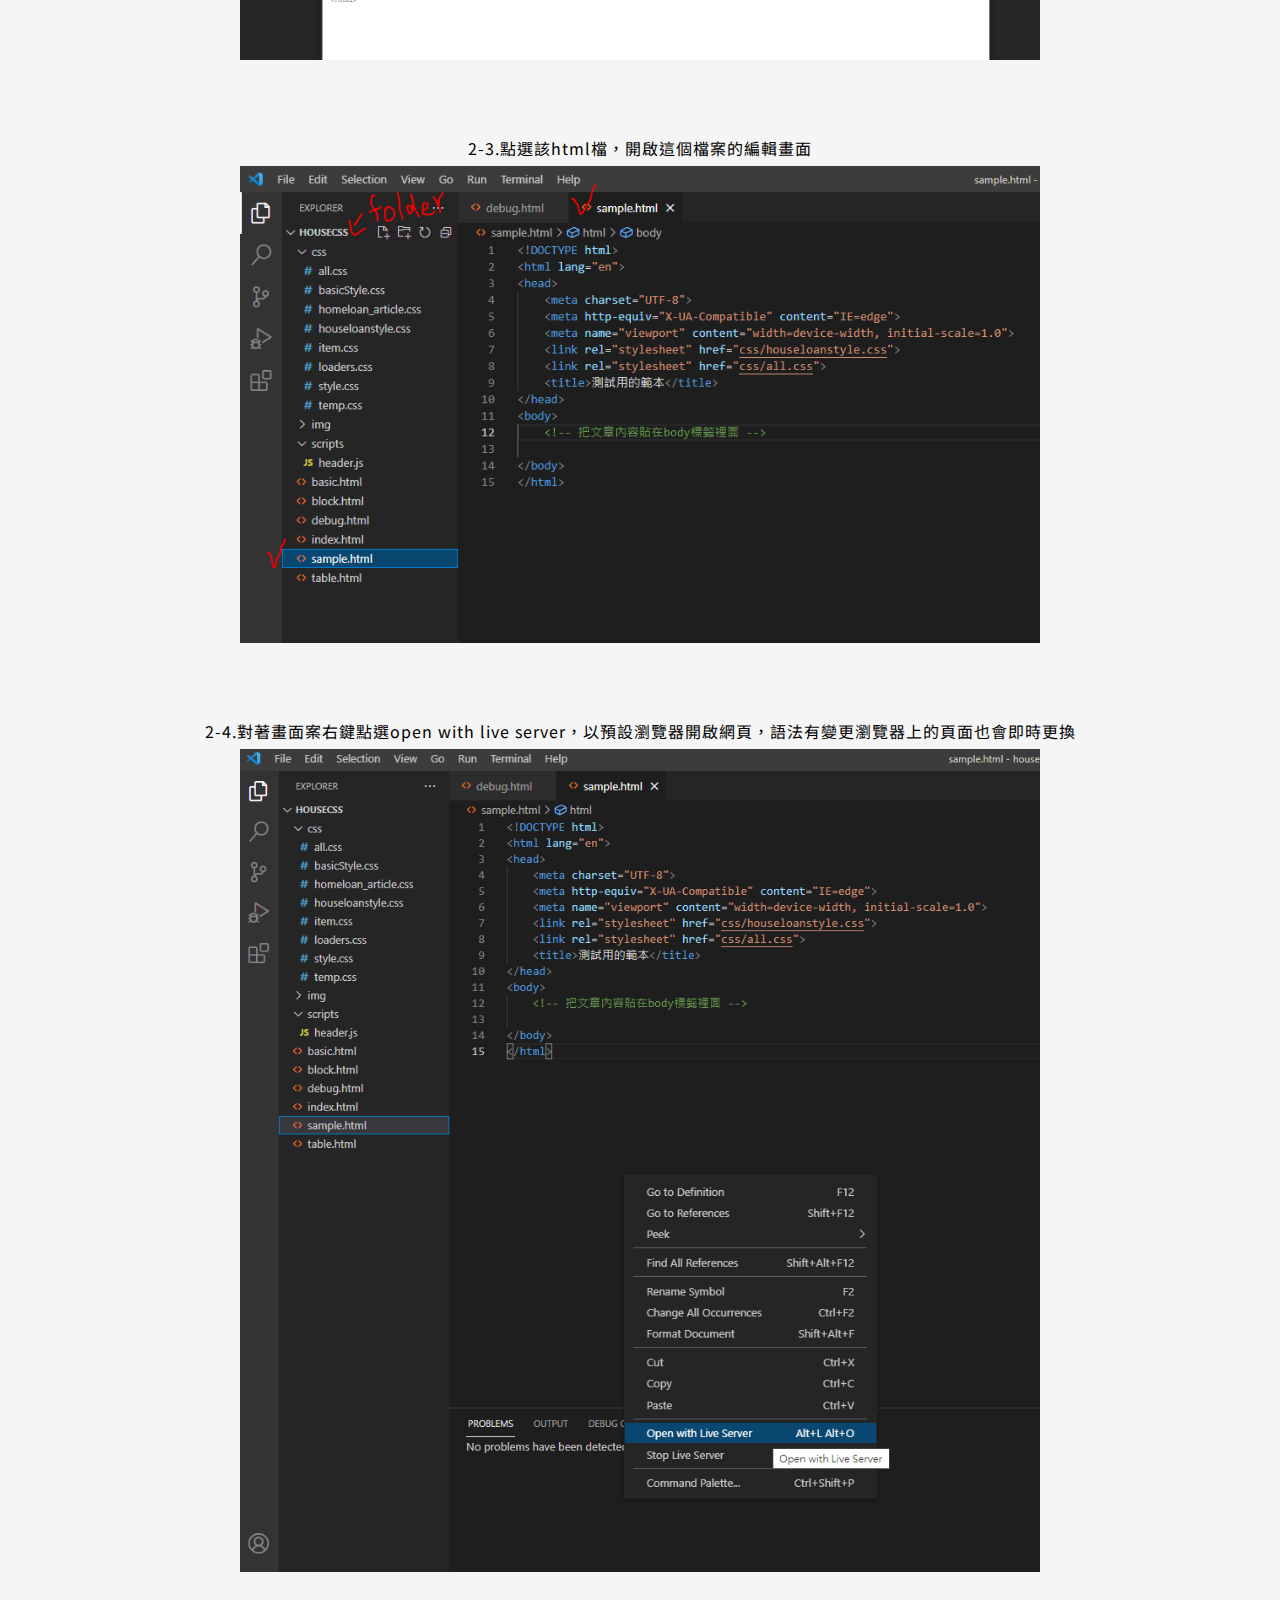
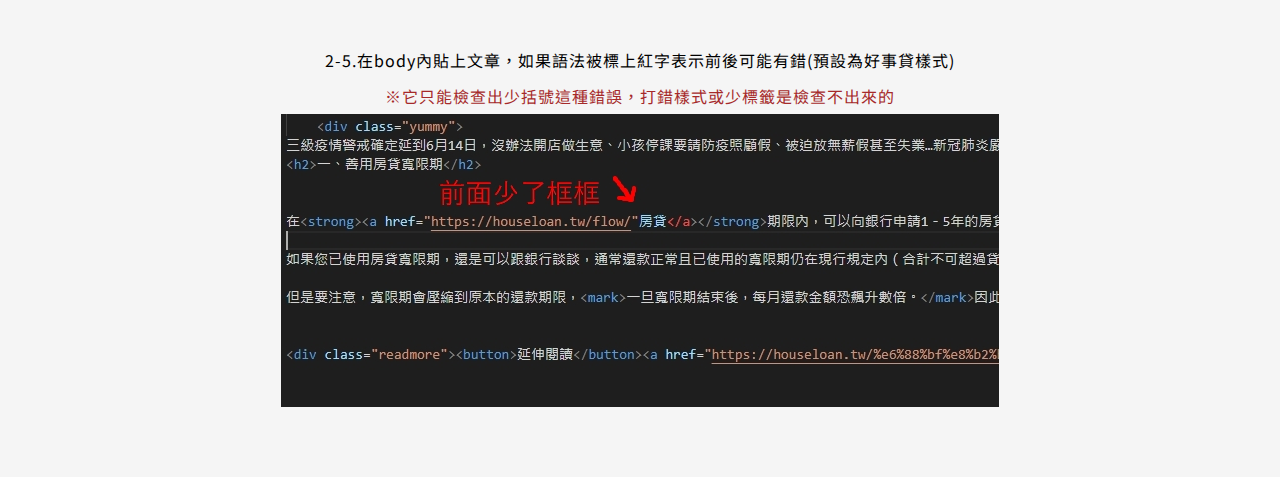
<file: debug.html>
<!DOCTYPE html>
<html lang="en">

<head>
  <meta charset="UTF-8">
  <meta http-equiv="X-UA-Compatible" content="IE=edge">
  <meta name="viewport" content="width=device-width, initial-scale=1.0">
  <link rel="preconnect" href="https://fonts.googleapis.com">
  <link rel="preconnect" href="https://fonts.gstatic.com" crossorigin>
  <link href="https://fonts.googleapis.com/css2?family=Noto+Sans+TC:wght@400;500&display=swap" rel="stylesheet">
  <link rel="stylesheet" href="css/iloanstyle.css">
  <link rel="stylesheet" href="css/all.css">
  <link href="https://cdn.jsdelivr.net/npm/bootstrap@5.1.3/dist/css/bootstrap.min.css" rel="stylesheet"
    integrity="sha384-1BmE4kWBq78iYhFldvKuhfTAU6auU8tT94WrHftjDbrCEXSU1oBoqyl2QvZ6jIW3" crossorigin="anonymous">
  <title>保護眼睛計畫</title>

  <style>
    *{
      box-sizing: border-box;
    }
    body{
      width: 100%;
    }    
    #wrap{
      width: 100%;
      padding-top: 150px;
      display: flex;
      flex-direction: column;
      justify-content: center;
    }
    #wrap>p{
      text-align: center;
      margin-top: 50px;
    }
    img{
      max-width: 800px;
      display:block;
      margin:auto;
      margin-bottom: 20px;
    }
    .normalp{
      font-size: 16px;
      line-height: 30px;
      font-weight: 400;
    }
    h3, h4{
      text-align: center;
      margin-top: 50px;
    }
    h3{
      width: 70%;
      margin: 0 auto;
      color: rgb(91, 112, 151);
      border-bottom: 5px double rgb(147, 147, 177);
    }
   
  </style>
  

</head>

<body>
  <!-- script要引入必須要在body下方 中間不能被其他標籤隔開 -->
  <script src="./scripts/header.js"></script>

  
  <div id="wrap">

    <h3>保護眼睛計畫</h3>
    <h4>一.準備使用工具</h4>
      <p>1-1.下載<a href="https://code.visualstudio.com/">VScode</a></p>
      <img src="./img/debug1.png">
      <p class="normalp">1-2.點選Download for Windows按鈕，下載Windows x64的穩定(Stable)版本 </p> 
      <img src="./img/debug1-1.png" style="width: 400px;" >     
      
      <p class="normalp">1-3.開啟VScode的程式會看到這個畫面</p>  
      <img src="./img/debug1-2.PNG">
      
      
    <p class="normalp">1-4.左邊工具列的第五個圖案是外掛，點選他</p>  
    <img src="./img/debug1-3.PNG">    

   
    <p>1-5.在上方搜尋欄搜尋Live，找到live server這個外掛</p>
    <img src="./img/debug3-1.PNG">

    <p>1-6.安裝它，並在檔案(file)的下拉選單處，勾選自動存檔(Auto Save)搭配使用，它可以讓你即時瀏覽網頁的變化</p>
    <img src="./img/autosave.png">

    <h4>二.創建html頁面</h4>
    <p>2-1.開啟存放網站的資料夾(任意創建)，讓vscode能找到檔案路徑<br>
      <span style="color: brown;">※架設網站重要的概念，請以資料夾為單位存放</span> </p>
    <img src="./img/openfolder.png" >

    <p>2-2.<a href="https://drive.google.com/file/d/1hFCQWIIc8K9fOz3_xLjrYugYMDgXR02R/view?usp=sharing">下載這個檔案</a>到存放網站的資料夾</p>
    <img src="./img/samplehtml.PNG" >

    <p>2-3.點選該html檔，開啟這個檔案的編輯畫面</p>
    <img src="./img/openfile.PNG" >

    <p>2-4.對著畫面案右鍵點選open with live server，以預設瀏覽器開啟網頁，語法有變更瀏覽器上的頁面也會即時更換</p>
    <img src="./img/rightclick.png" >

    <p>2-5.在body內貼上文章，如果語法被標上紅字表示前後可能有錯(預設為好事貸樣式)
      <br><span style="color: brown;">※它只能檢查出少括號這種錯誤，打錯樣式或少標籤是檢查不出來的</span></p>

    <img src="./img/bugtype1.jpg" >



    
    


  

   








  </div>













  <script>
    // 選取對應陣列的內容並複製到剪貼簿        

    let contentElements = document.querySelectorAll('.content');
    let copyBtnElements = document.querySelectorAll('.copyBtn');
    document.querySelector
    let showblock = document.querySelector('#show');

    copyBtnElements.forEach(function (button, index) {

      button.addEventListener('click', function () {
        contentElements[index].select();
        navigator.clipboard.writeText(contentElements[index].value);
        // 複製的物件出現在showblock區域
        showblock.textContent = '已複製' + contentElements[index].name;
      });
    }); 
  </script>
  <script src="https://cdn.jsdelivr.net/npm/bootstrap@5.1.3/dist/js/bootstrap.bundle.min.js"
    integrity="sha384-ka7Sk0Gln4gmtz2MlQnikT1wXgYsOg+OMhuP+IlRH9sENBO0LRn5q+8nbTov4+1p"
    crossorigin="anonymous"></script>



</body>

</html>
</file>
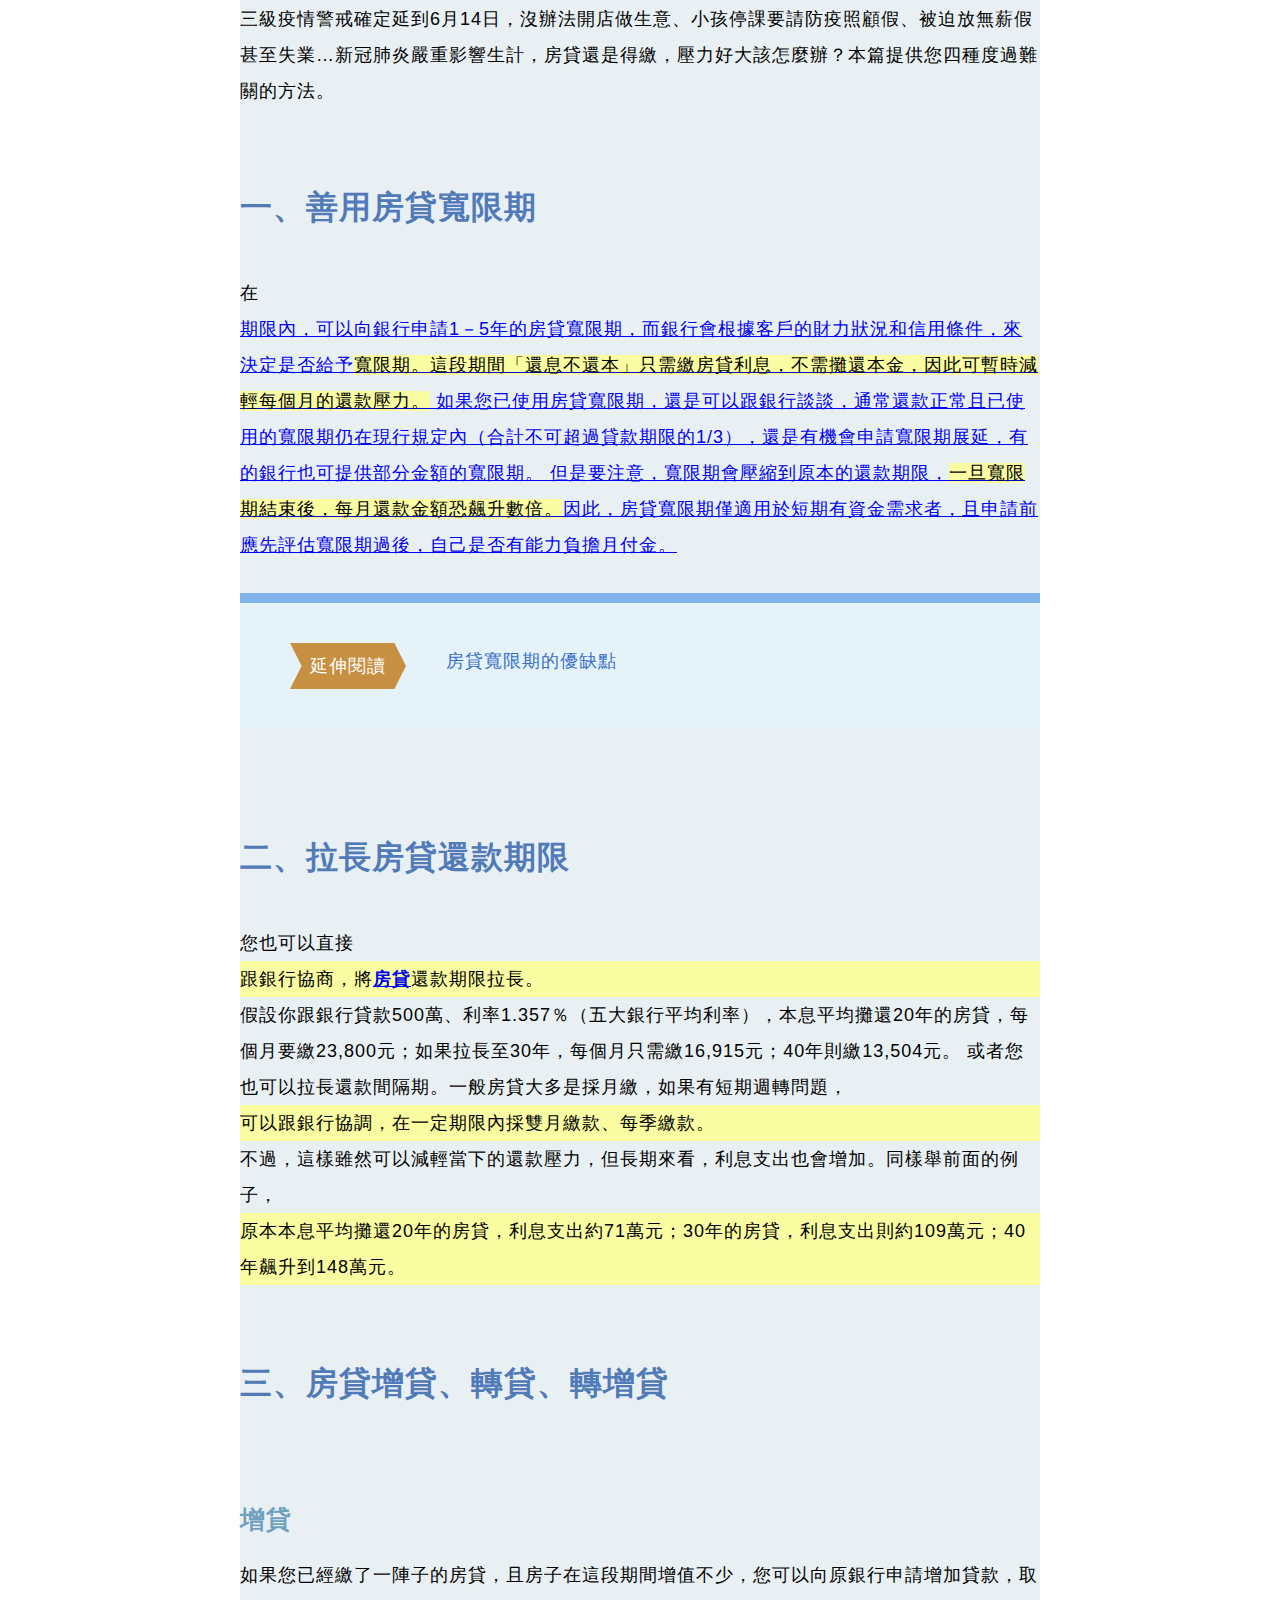
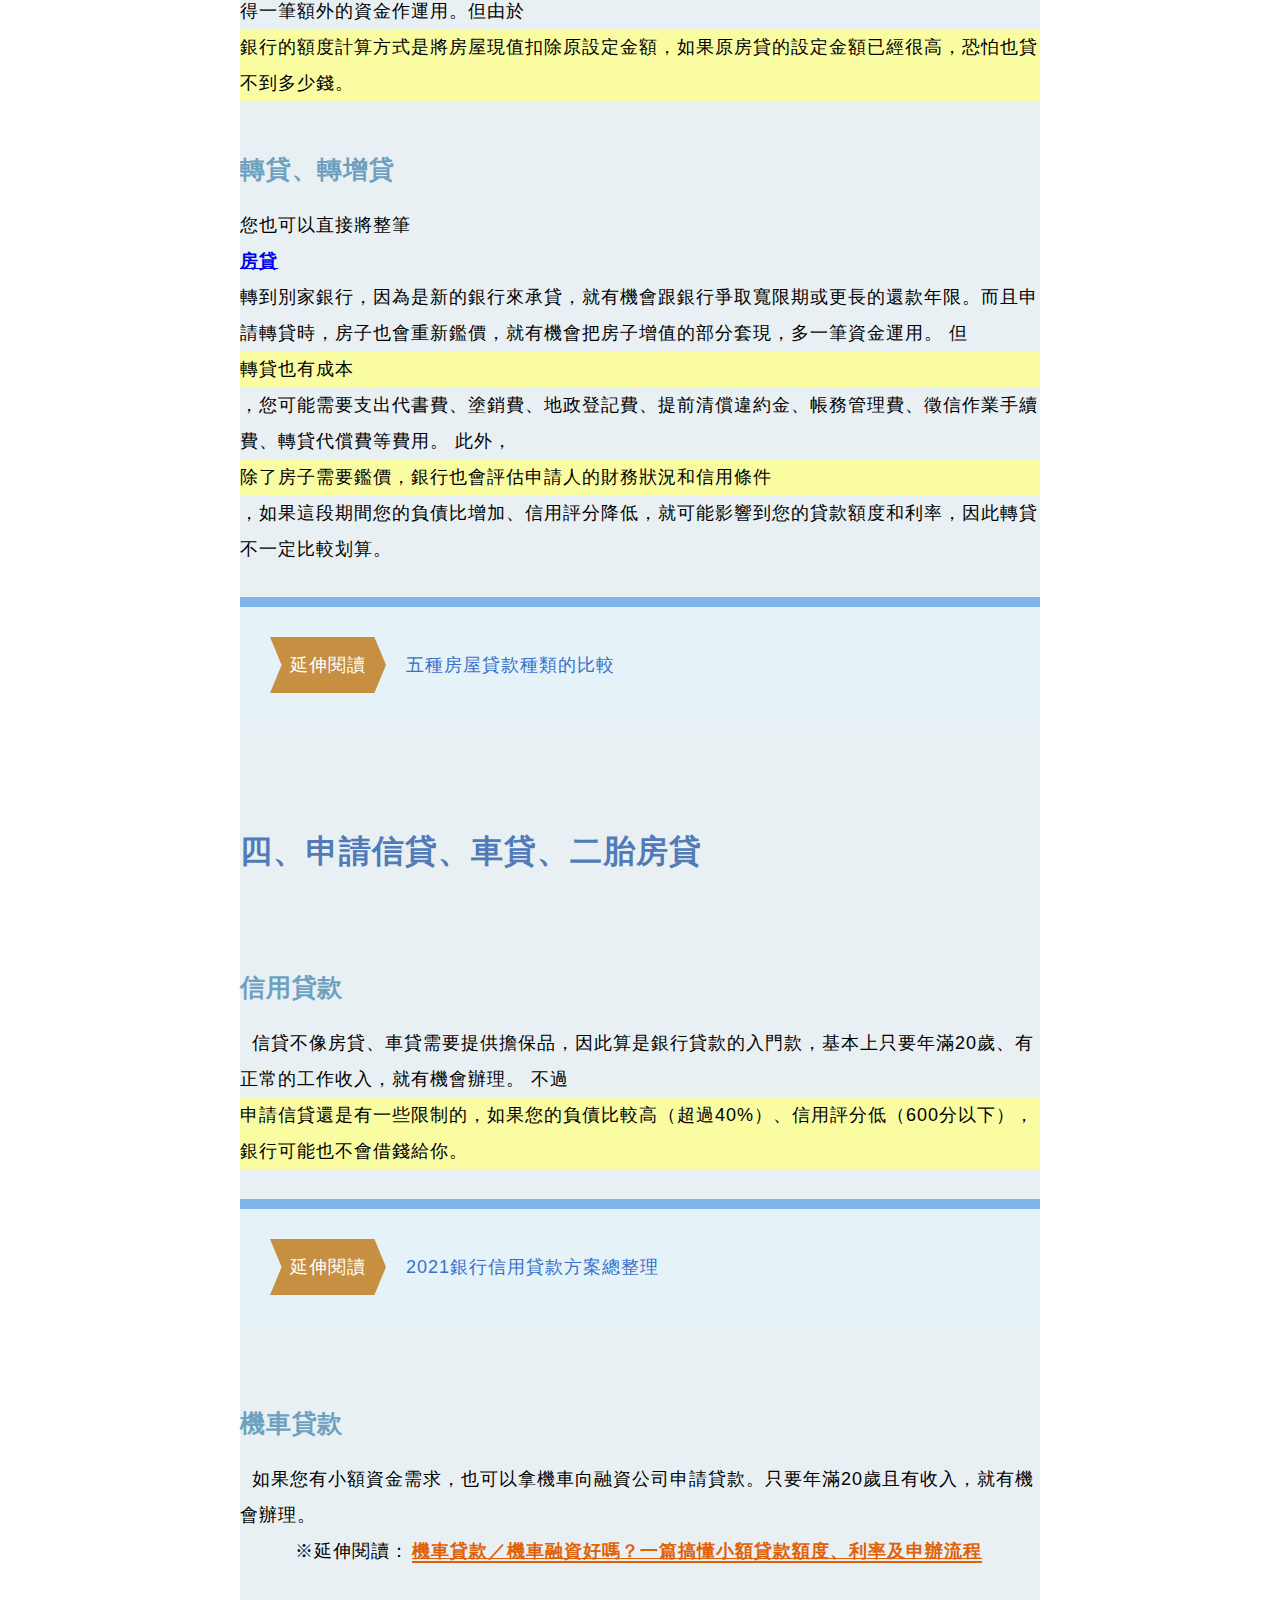
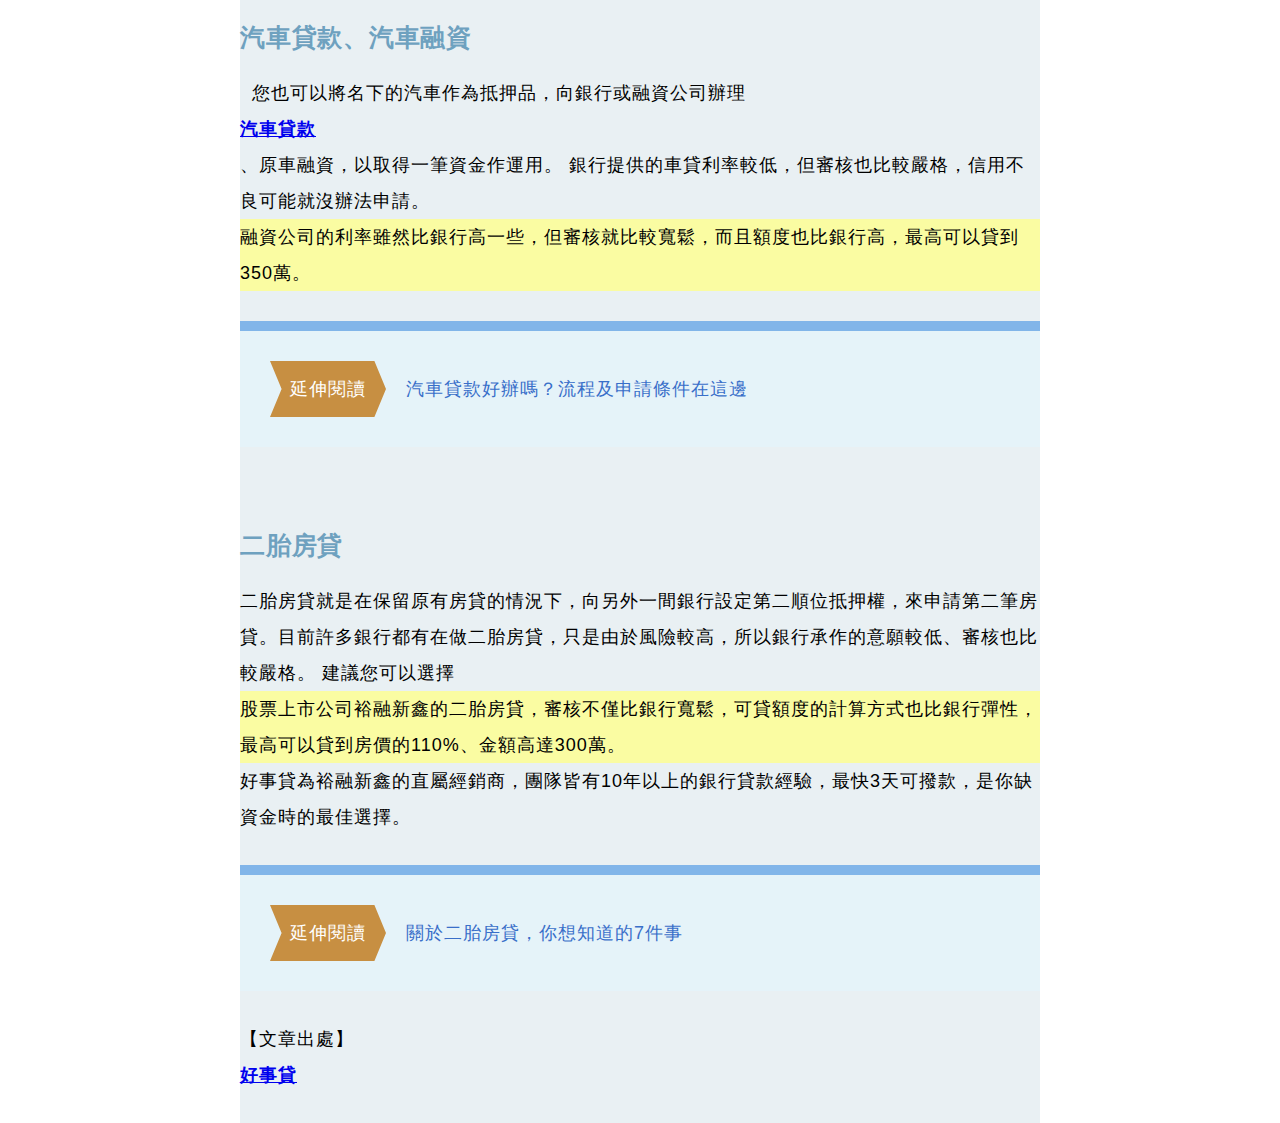
<file: sample.html>
<!DOCTYPE html>
<html lang="en">

<head>
    <meta charset="UTF-8">
    <meta http-equiv="X-UA-Compatible" content="IE=edge">
    <meta name="viewport" content="width=device-width, initial-scale=1.0">
    <link rel="stylesheet" href="css/houseloanstyle.css">
    <link rel="stylesheet" href="css/all.css">
    <title>測試用的範本</title>
</head>

<body>
    <!-- 把文章內容貼在body標籤裡面 -->

    <div class="yummy">
        三級疫情警戒確定延到6月14日，沒辦法開店做生意、小孩停課要請防疫照顧假、被迫放無薪假甚至失業…新冠肺炎嚴重影響生計，房貸還是得繳，壓力好大該怎麼辦？本篇提供您四種度過難關的方法。
        <h2>一、善用房貸寬限期</h2>


        在<strong><a href="https://houseloan.tw/flow/"
                房貸</a></strong>期限內，可以向銀行申請1－5年的房貸寬限期，而銀行會根據客戶的財力狀況和信用條件，來決定是否給予<mark>寬限期。這段期間「還息不還本」只需繳房貸利息，不需攤還本金，因此可暫時減輕每個月的還款壓力。</mark>

        如果您已使用房貸寬限期，還是可以跟銀行談談，通常還款正常且已使用的寬限期仍在現行規定內（合計不可超過貸款期限的1/3），還是有機會申請寬限期展延，有的銀行也可提供部分金額的寬限期。

        但是要注意，寬限期會壓縮到原本的還款期限，<mark>一旦寬限期結束後，每月還款金額恐飆升數倍。</mark>因此，房貸寬限期僅適用於短期有資金需求者，且申請前應先評估寬限期過後，自己是否有能力負擔月付金。


        <div class="readmore"><button>延伸閱讀</button><a
                href=https://houseloan.tw/%e6%88%bf%e8%b2%b8%e5%af%ac%e9%99%90%e6%9c%9f%e5%8f%aa%e6%9c%89%e4%b8%80%e9%a0%86%e4%bd%8d%e6%88%bf%e8%b2%b8%e6%9c%89%e5%97%8e%ef%bc%9f%e4%ba%8c%e8%83%8e%e6%88%bf%e8%b2%b8%e6%9c%89%e5%af%ac%e9%99%90/">房貸寬限期的優缺點</a>
        </div>



        <h2>二、拉長房貸還款期限</h2>


        您也可以直接<mark>跟銀行協商，將<strong><a
                    href="https://houseloan.tw/flow/">房貸</a></strong>還款期限拉長。</mark>假設你跟銀行貸款500萬、利率1.357％（五大銀行平均利率），本息平均攤還20年的房貸，每個月要繳23,800元；如果拉長至30年，每個月只需繳16,915元；40年則繳13,504元。

        或者您也可以拉長還款間隔期。一般房貸大多是採月繳，如果有短期週轉問題，<mark>可以跟銀行協調，在一定期限內採雙月繳款、每季繳款。</mark>

        不過，這樣雖然可以減輕當下的還款壓力，但長期來看，利息支出也會增加。同樣舉前面的例子，<mark>原本本息平均攤還20年的房貸，利息支出約71萬元；30年的房貸，利息支出則約109萬元；40年飆升到148萬元。</mark>
        <h2>三、房貸增貸、轉貸、轉增貸</h2>
        <h3>增貸</h3>

        如果您已經繳了一陣子的房貸，且房子在這段期間增值不少，您可以向原銀行申請增加貸款，取得一筆額外的資金作運用。但由於<mark>銀行的額度計算方式是將房屋現值扣除原設定金額，如果原房貸的設定金額已經很高，恐怕也貸不到多少錢。</mark>
        <h3>轉貸、轉增貸</h3>
        您也可以直接將整筆<strong><a
                href="https://houseloan.tw/flow/">房貸</a></strong>轉到別家銀行，因為是新的銀行來承貸，就有機會跟銀行爭取寬限期或更長的還款年限。而且申請轉貸時，房子也會重新鑑價，就有機會把房子增值的部分套現，多一筆資金運用。

        但<mark>轉貸也有成本</mark>，您可能需要支出代書費、塗銷費、地政登記費、提前清償違約金、帳務管理費、徵信作業手續費、轉貸代償費等費用。

        此外，<mark>除了房子需要鑑價，銀行也會評估申請人的財務狀況和信用條件</mark>，如果這段期間您的負債比增加、信用評分降低，就可能影響到您的貸款額度和利率，因此轉貸不一定比較划算。

        <div class="readmore"><button>延伸閱讀</button><a
                href="https://houseloan.tw/%e6%88%91%e8%a6%81%e9%81%b8%e5%93%aa%e4%b8%80%e7%a8%ae%e6%88%bf%e8%b2%b8%ef%bc%9f%e4%ba%94%e7%a8%ae%e8%b2%b8%e6%ac%be%e7%a8%ae%e9%a1%9e%e7%9a%84%e6%af%94%e8%bc%83/">五種房屋貸款種類的比較</a>
        </div>



        <h2>四、申請信貸、車貸、二胎房貸</h2>
        <h3>信用貸款</h3>
        &nbsp;

        信貸不像房貸、車貸需要提供擔保品，因此算是銀行貸款的入門款，基本上只要年滿20歲、有正常的工作收入，就有機會辦理。

        不過<mark>申請信貸還是有一些限制的，如果您的負債比較高（超過40%）、信用評分低（600分以下），銀行可能也不會借錢給你。</mark>


        <div class="readmore"><button>延伸閱讀</button><a
                href="https://houseloan.tw/%e5%90%84%e9%8a%80%e8%a1%8c%e7%9a%84%e8%b2%a0%e5%82%b5%e6%95%b4%e5%90%88%e7%ae%a1%e9%81%93/">2021銀行信用貸款方案總整理</a>
        </div>

        <h3>機車貸款</h3>
        &nbsp;

        如果您有小額資金需求，也可以拿機車向融資公司申請貸款。只要年滿20歲且有收入，就有機會辦理。
        <p class="has-background">※延伸閱讀：<a href="https://carmoto.com.tw/archives/795">機車貸款／機車融資好嗎？一篇搞懂小額貸款額度、利率及申辦流程</a>
        </p>

        <h3>汽車貸款、汽車融資</h3>
        &nbsp;

        您也可以將名下的汽車作為抵押品，向銀行或融資公司辦理<strong><a
                href="https://houseloan.tw/%e8%bb%8a%e8%b2%b8%e8%aa%aa%e6%98%8e/">汽車貸款</a></strong>、原車融資，以取得一筆資金作運用。

        銀行提供的車貸利率較低，但審核也比較嚴格，信用不良可能就沒辦法申請。<mark>融資公司的利率雖然比銀行高一些，但審核就比較寬鬆，而且額度也比銀行高，最高可以貸到350萬。</mark>

        <div class="readmore"><button>延伸閱讀</button><a href="https://carmoto.com.tw/archives/601">汽車貸款好辦嗎？流程及申請條件在這邊</a>
        </div>





        <h3>二胎房貸</h3>
        二胎房貸就是在保留原有房貸的情況下，向另外一間銀行設定第二順位抵押權，來申請第二筆房貸。目前許多銀行都有在做二胎房貸，只是由於風險較高，所以銀行承作的意願較低、審核也比較嚴格。

        建議您可以選擇<mark>股票上市公司裕融新鑫的二胎房貸，審核不僅比銀行寬鬆，可貸額度的計算方式也比銀行彈性，最高可以貸到房價的110%、金額高達300萬。</mark>

        好事貸為裕融新鑫的直屬經銷商，團隊皆有10年以上的銀行貸款經驗，最快3天可撥款，是你缺資金時的最佳選擇。


        <div class="readmore"><button>延伸閱讀</button><a
                href="https://houseloan.tw/%e9%97%9c%e6%96%bc%e4%ba%8c%e8%83%8e%e6%88%bf%e8%b2%b8%ef%bc%8c%e4%bd%a0%e6%83%b3%e7%9f%a5%e9%81%93%e7%9a%847%e4%bb%b6%e4%ba%8b/">關於二胎房貸，你想知道的7件事</a>
        </div>






        【文章出處】<strong><a
                href="https://houseloan.tw/%E7%96%AB%E6%83%85%E6%9C%9F%E9%96%93%E6%94%B6%E5%85%A5%E6%B8%9B%E5%B0%91%E3%80%81%E6%88%BF%E8%B2%B8%E7%B9%B3%E4%B8%8D%E5%87%BA%E6%80%8E%E9%BA%BC%E8%BE%A6%EF%BC%9F4%E6%8B%9B%E5%B9%AB%E6%82%A8%E6%B8%9B/">好事貸</a></strong>

    </div>
    </div>
</body>

</html>
</file>
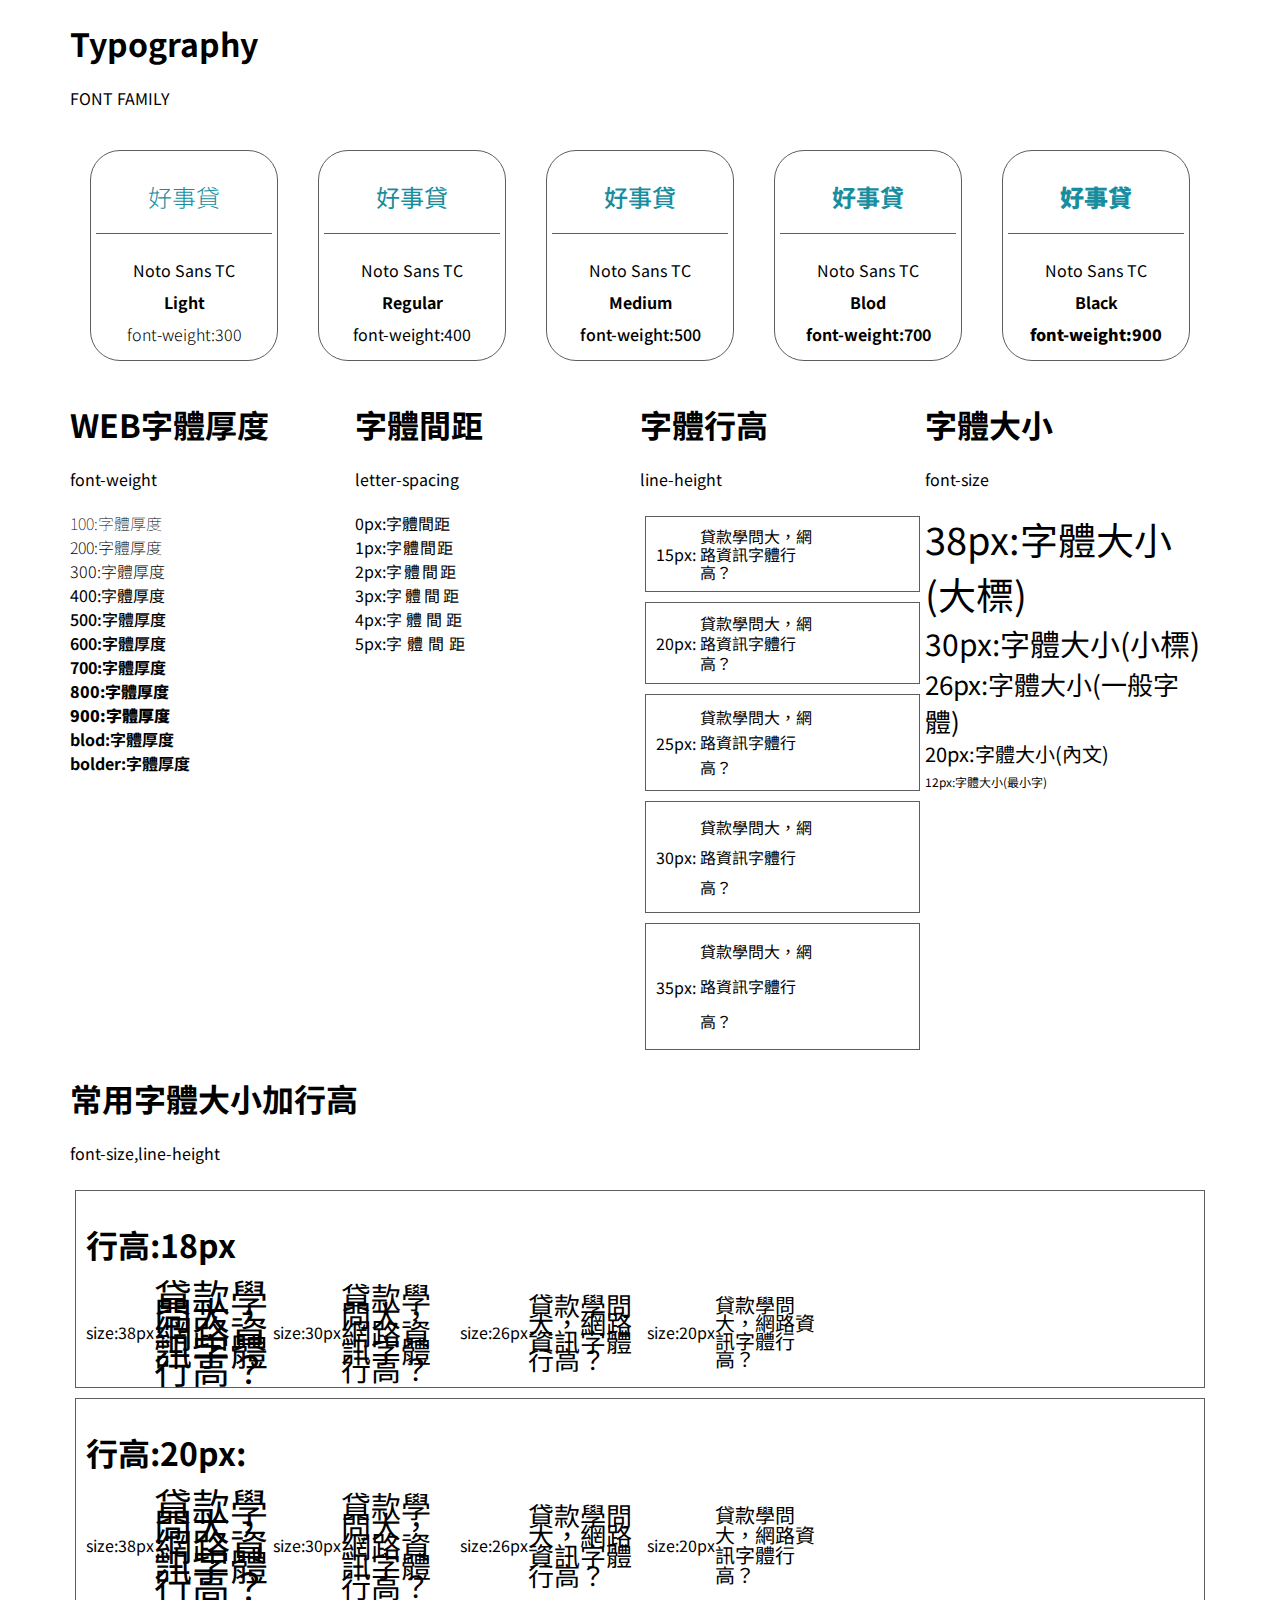
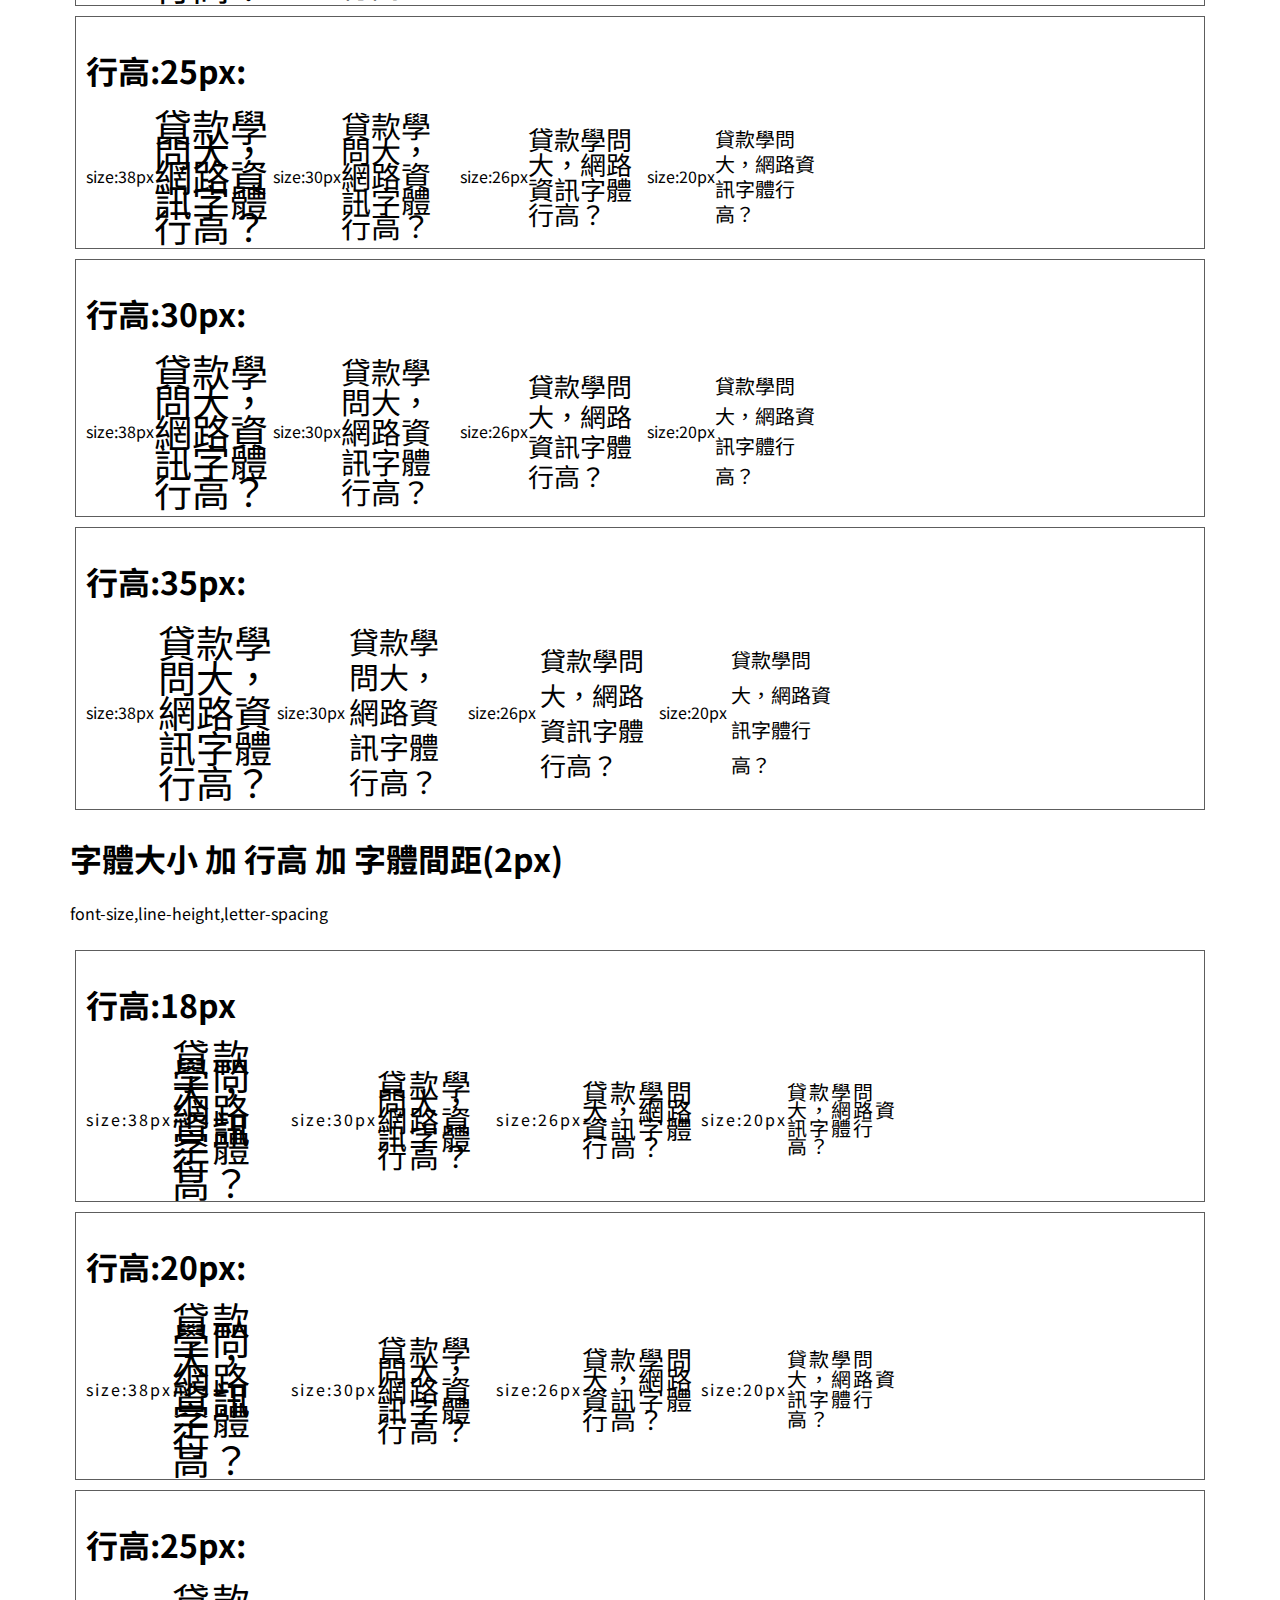
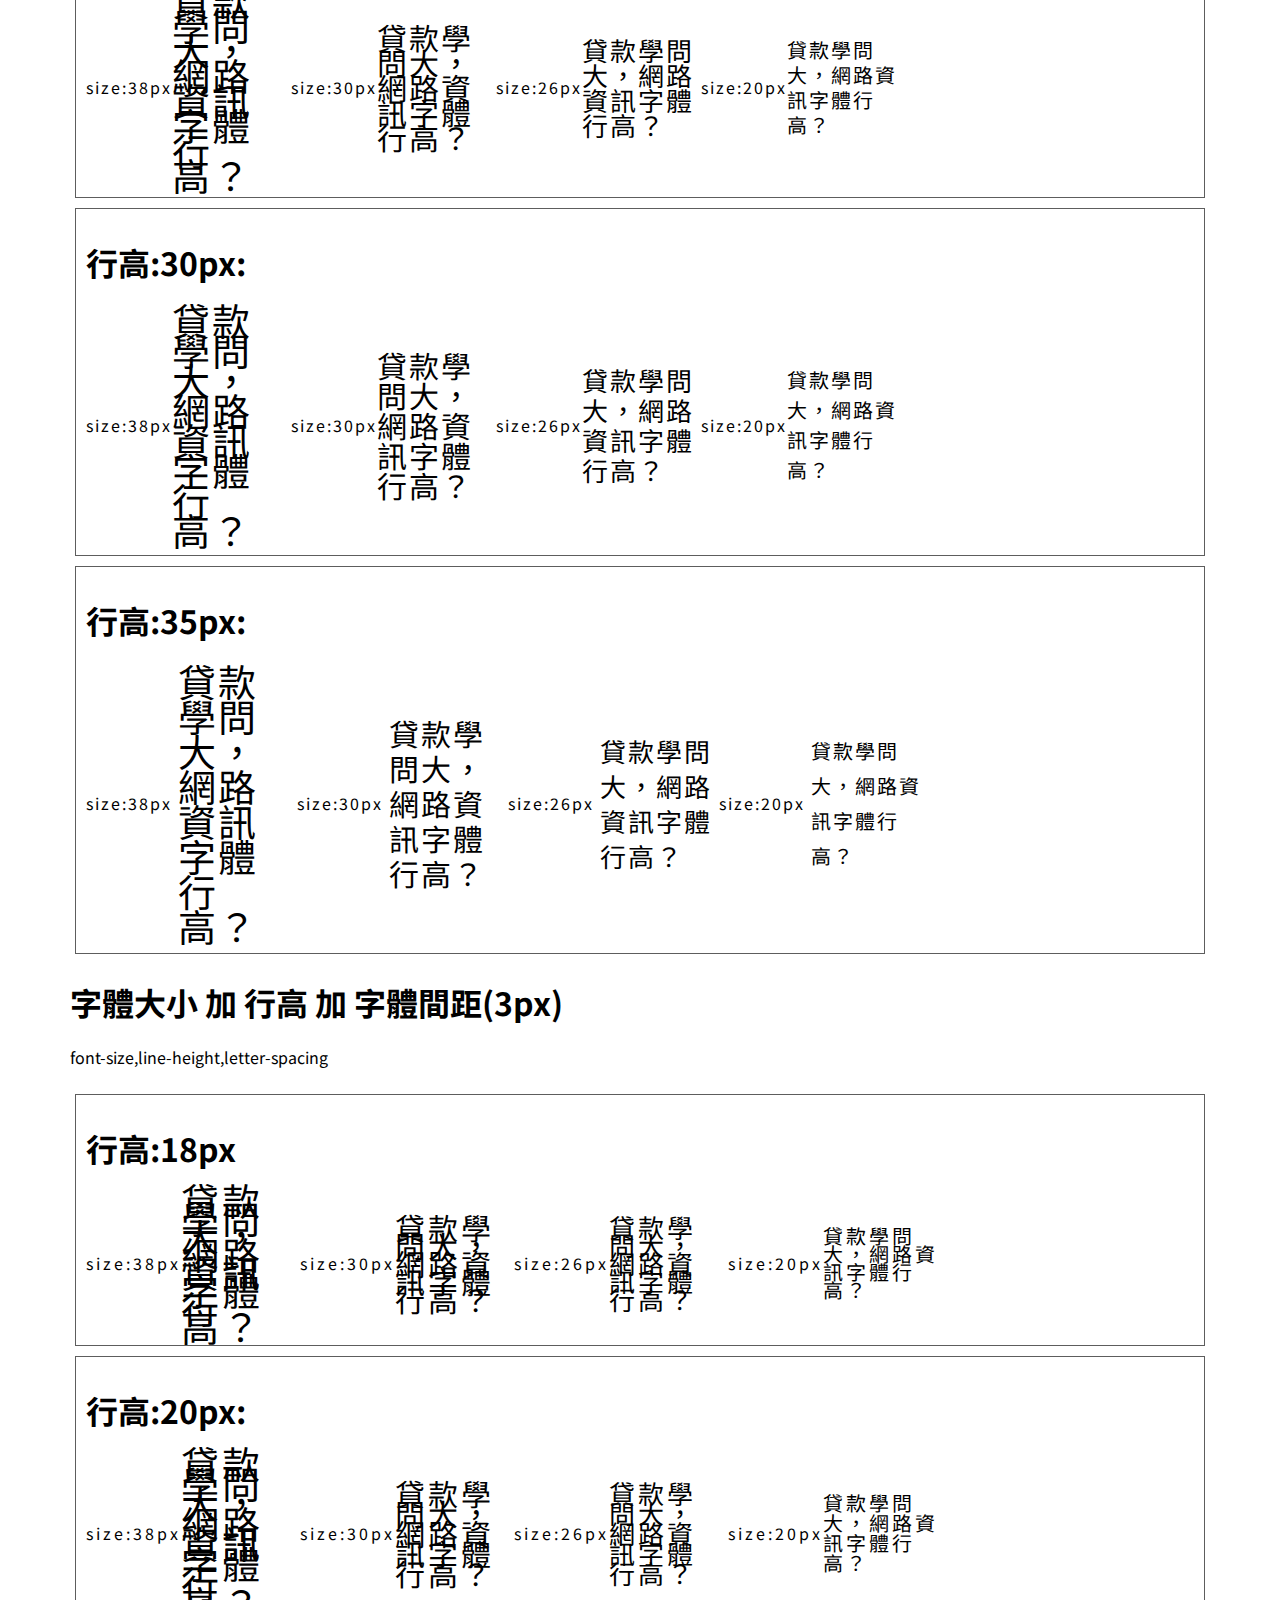
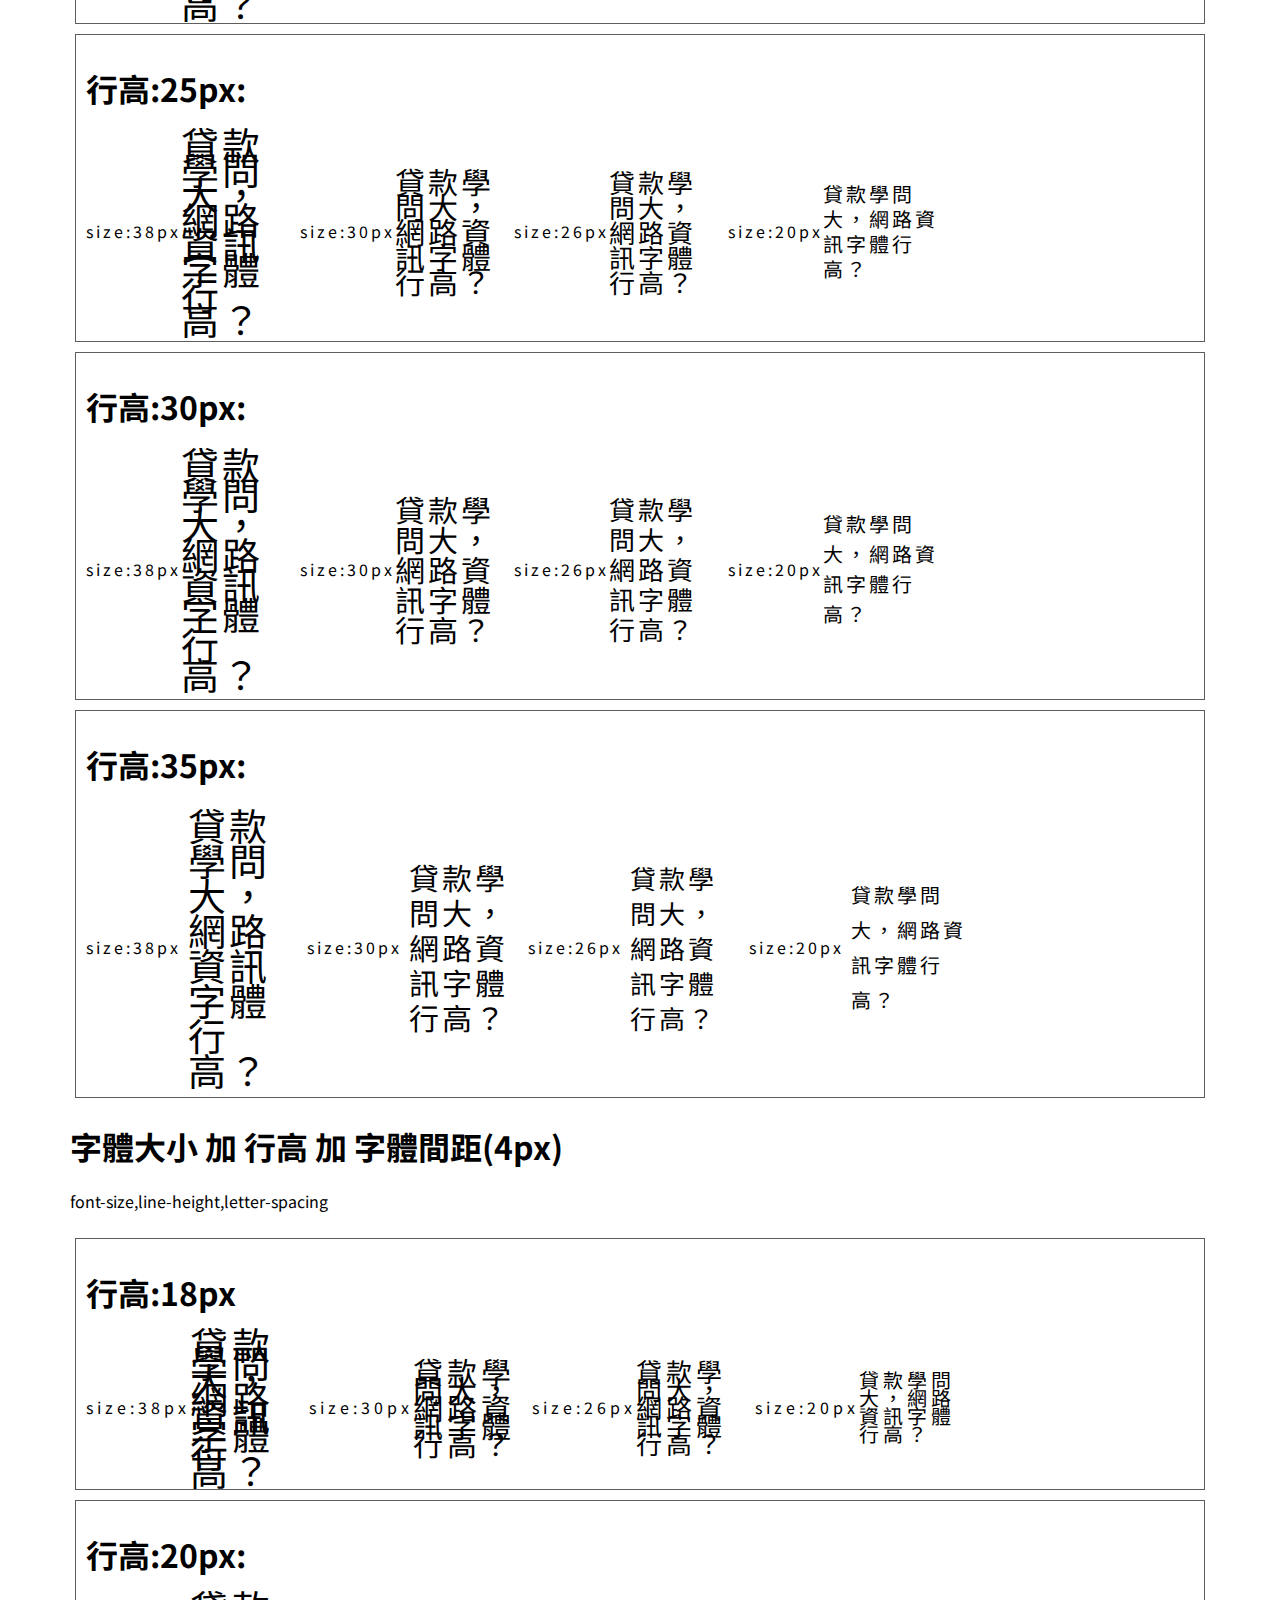
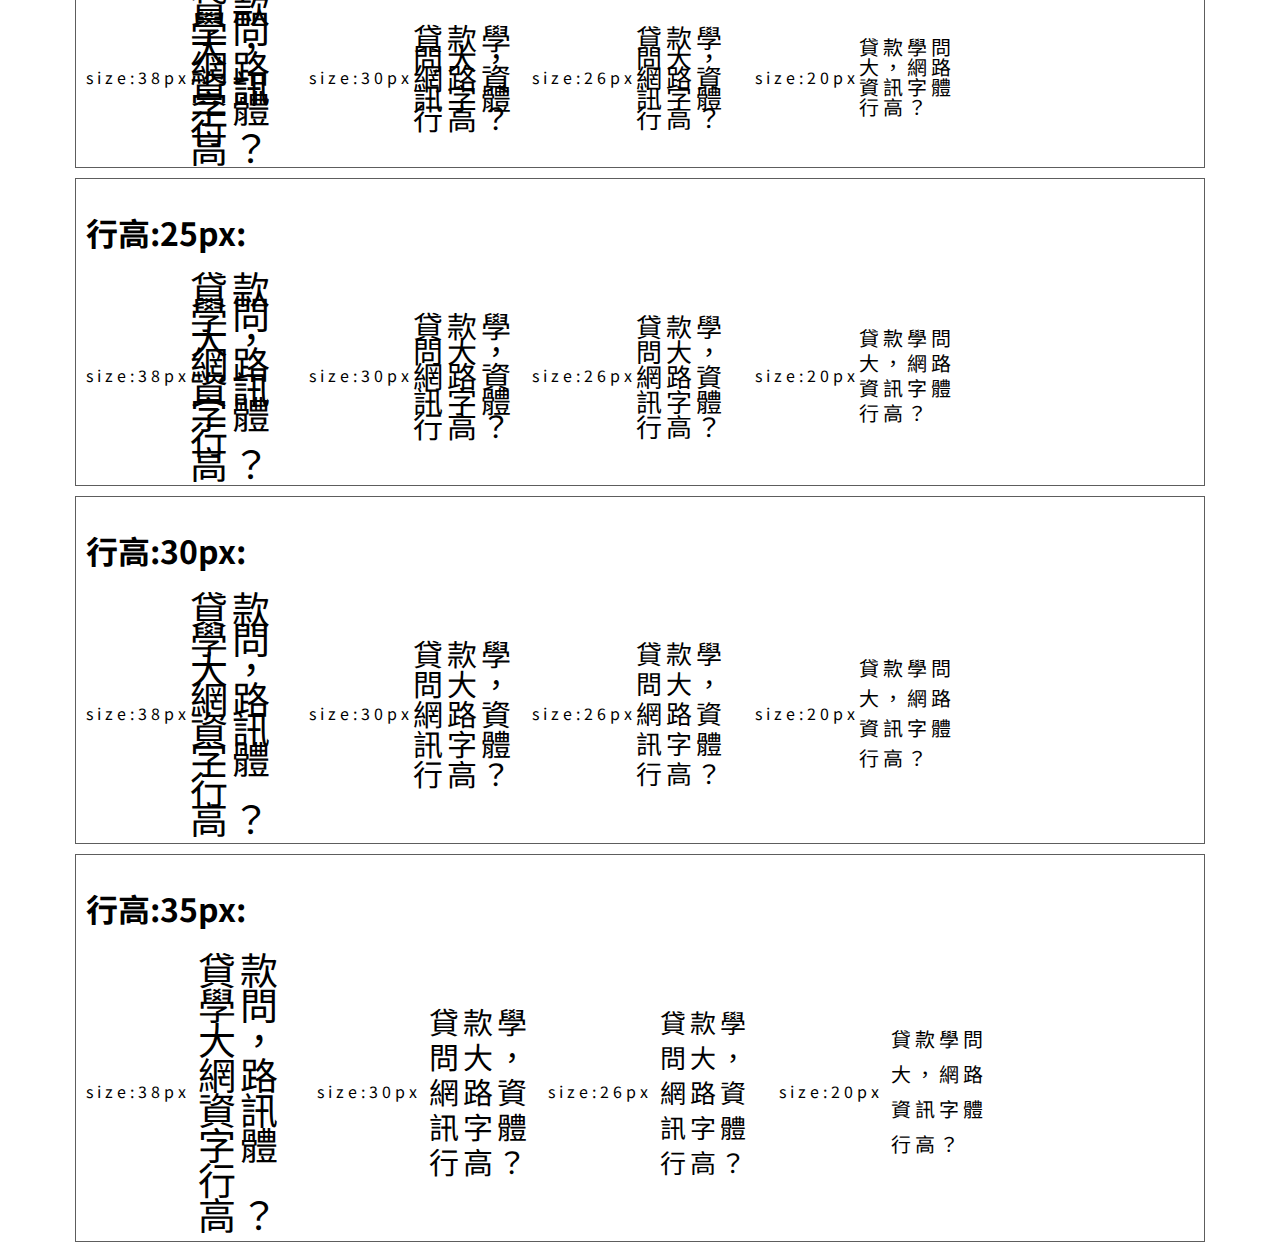
<file: Specification.html>
<!DOCTYPE html>
<html lang="en">

<head>
    <meta charset="UTF-8">
    <meta http-equiv="X-UA-Compatible" content="IE=edge">
    <meta name="viewport" content="width=device-width, initial-scale=1.0">
    <title>Document</title>
    <link rel="stylesheet" href="css/規格表.css">

    <link rel="preconnect" href="https://fonts.googleapis.com">
    <link rel="preconnect" href="https://fonts.gstatic.com" crossorigin>
    <link href="https://fonts.googleapis.com/css2?family=Noto+Sans+TC:wght@100;300;400;500;700;900&display=swap"
        rel="stylesheet">
</head>

<body>
    <div class="container">
        <div class="Typography">
            <h1>Typography</h1>
            <p>FONT FAMILY</p>
            <div class="flex">
                <div class="w-1/5">
                    <div class="item_box">
                        <span class="Light">好事貸</span>
                        <span>Noto Sans TC</span>
                        <span><b>Light</b></span>
                        <span class="font_w_300">font-weight:300</span>
                    </div>
                </div>
                <div class="w-1/5">
                    <div class="item_box">
                        <span class="Regular">好事貸</span>
                        <span>Noto Sans TC</span>
                        <span><b>Regular</b></span>
                        <span class="font_w_400">font-weight:400</span>
                    </div>
                </div>
                <div class="w-1/5">
                    <div class="item_box">
                        <span class="Medium">好事貸</span>
                        <span>Noto Sans TC</span>
                        <span><b>Medium</b></span>
                        <span class="font_w_500">font-weight:500</span>
                    </div>
                </div>
                <div class="w-1/5">
                    <div class="item_box">
                        <span class="Blod">好事貸</span>
                        <span>Noto Sans TC</span>
                        <span><b>Blod</b></span>
                        <span class="font_w_700">font-weight:700</span>
                    </div>
                </div>
                <div class="w-1/5">
                    <div class="item_box">
                        <span class="Black">好事貸</span>
                        <span>Noto Sans TC</span>
                        <span><b>Black</b></span>
                        <span class="font_w_900">font-weight:900</span>
                    </div>
                </div>
            </div>
            <div class="flex">
                <div class="w-1/4">
                    <h1>WEB字體厚度</h1>
                    <p>font-weight</p>
                    <div class="flex">
                        <div class="w-100">
                            <span class="font_w_100">100:字體厚度</span>
                        </div>
                        <div class="w-100">
                            <span class="font_w_200">200:字體厚度</span>
                        </div>
                        <div class="w-100">
                            <span class="font_w_300">300:字體厚度</span>
                        </div>
                        <div class="w-100">
                            <span class="font_w_400">400:字體厚度</span>
                        </div>
                        <div class="w-100">
                            <span class="font_w_500">500:字體厚度</span>
                        </div>
                        <div class="w-100">
                            <span class="font_w_600">600:字體厚度</span>
                        </div>
                        <div class="w-100">
                            <span class="font_w_700">700:字體厚度</span>
                        </div>
                        <div class="w-100">
                            <span class="font_w_800">800:字體厚度</span>
                        </div>
                        <div class="w-100">
                            <span class="font_w_900">900:字體厚度</span>
                        </div>
                        <div class="w-100">
                            <span class="font_w_bold">blod:字體厚度</span>
                        </div>
                        <div class="w-100">
                            <span class="font_w_bolder">bolder:字體厚度</span>
                        </div>
                    </div>
                </div>
                <div class="w-1/4">
                    <h1>字體間距</h1>
                    <p>letter-spacing</p>
                    <div class="flex  flex_wrap">
                        <div class="w-100">
                            <span>0px:</span><span class="letter_spacing_0px">字體間距</span>
                        </div>
                        <div class="w-100">
                            <span>1px:</span><span class="letter_spacing_1px">字體間距</span>
                        </div>
                        <div class="w-100">
                            <span>2px:</span><span class="letter_spacing_2px">字體間距</span>
                        </div>
                        <div class="w-100">
                            <span>3px:</span><span class="letter_spacing_3px">字體間距</span>
                        </div>
                        <div class="w-100">
                            <span>4px:</span><span class="letter_spacing_4px">字體間距</span>
                        </div>
                        <div class="w-100">
                            <span>5px:</span><span class="letter_spacing_5px">字體間距</span>
                        </div>
                    </div>
                </div>
                <div class="w-1/4">
                    <h1>字體行高</h1>
                    <p>line-height</p>
                    <div class="flex">
                        <div class="w-100 p-1 bor m-5">
                            <span class="v-a-middle">15px: </span><span
                                class="line_h_18px v-a-middle">貸款學問大，網路資訊字體行高？</span>
                        </div>
                        <div class="w-100 p-1 bor m-5">
                            <span class="v-a-middle">20px: </span><span
                                class="line_h_20px v-a-middle">貸款學問大，網路資訊字體行高？</span>
                        </div>
                        <div class="w-100 p-1 bor m-5">
                            <span class="v-a-middle">25px: </span><span
                                class="line_h_25px v-a-middle">貸款學問大，網路資訊字體行高？</span>
                        </div>
                        <div class="w-100 p-1 bor m-5">
                            <span class="v-a-middle">30px: </span><span
                                class="line_h_30px v-a-middle">貸款學問大，網路資訊字體行高？</span>
                        </div>
                        <div class="w-100 p-1 bor m-5">
                            <span class="v-a-middle">35px: </span><span
                                class="line_h_35px v-a-middle">貸款學問大，網路資訊字體行高？</span>
                        </div>
                    </div>
                </div>
                <div class="w-1/4">
                    <h1>字體大小</h1>
                    <p>font-size</p>
                    <div class="flex flex_wrap">

                        <div class="w-100">
                            <span style="font-size: 38px;">38px:字體大小(大標)</span>
                        </div>
                        <div class="w-100">
                            <span style="font-size: 30px;">30px:字體大小(小標)</span>
                        </div>
                        <div class="w-100">
                            <span style="font-size: 26px;">26px:字體大小(一般字體)</span>
                        </div>
                        <div class="w-100">
                            <span style="font-size: 20px;">20px:字體大小(內文)</span>
                        </div>
                        <div class="w-100">
                            <span style="font-size: 12px;">12px:字體大小(最小字)</span>
                        </div>
                    </div>
                </div>




                <div class="w-100">
                    <h1>常用字體大小加行高</h1>
                    <p>font-size,line-height</p>
                    <div class="flex">
                        <div class="w-100 p-1 bor m-5">
                            <h1>行高:18px</h1>
                            <span class="v-a-middle">size:38px</span><span class="line_h_18px v-a-middle"
                                style="font-size: 38px;">貸款學問大，網路資訊字體行高？</span>
                            <span class="v-a-middle">size:30px</span><span class="line_h_18px v-a-middle"
                                style="font-size: 30px;">貸款學問大，網路資訊字體行高？</span>
                            <span class="v-a-middle">size:26px</span><span class="line_h_18px v-a-middle"
                                style="font-size: 26px;">貸款學問大，網路資訊字體行高？</span>
                            <span class="v-a-middle">size:20px</span><span class="line_h_18px v-a-middle"
                                style="font-size: 20px;">貸款學問大，網路資訊字體行高？</span>
                        </div>
                        <div class="w-100 p-1 bor m-5">
                            <h1>行高:20px:</h1>
                            <span class="v-a-middle">size:38px</span><span class="line_h_20px v-a-middle"
                                style="font-size: 38px;">貸款學問大，網路資訊字體行高？</span>
                            <span class="v-a-middle">size:30px</span><span class="line_h_20px v-a-middle"
                                style="font-size: 30px;">貸款學問大，網路資訊字體行高？</span>
                            <span class="v-a-middle">size:26px</span><span class="line_h_20px v-a-middle"
                                style="font-size: 26px;">貸款學問大，網路資訊字體行高？</span>
                            <span class="v-a-middle">size:20px</span><span class="line_h_20px v-a-middle"
                                style="font-size: 20px;">貸款學問大，網路資訊字體行高？</span>
                        </div>
                        <div class="w-100 p-1 bor m-5">
                            <h1>行高:25px:</h1>
                            <span class="v-a-middle">size:38px</span><span class="line_h_25px v-a-middle"
                                style="font-size: 38px;">貸款學問大，網路資訊字體行高？</span>
                            <span class="v-a-middle">size:30px</span><span class="line_h_25px v-a-middle"
                                style="font-size: 30px;">貸款學問大，網路資訊字體行高？</span>
                            <span class="v-a-middle">size:26px</span><span class="line_h_25px v-a-middle"
                                style="font-size: 26px;">貸款學問大，網路資訊字體行高？</span>
                            <span class="v-a-middle">size:20px</span><span class="line_h_25px v-a-middle"
                                style="font-size: 20px;">貸款學問大，網路資訊字體行高？</span>
                        </div>
                        <div class="w-100 p-1 bor m-5">
                            <h1>行高:30px:</h1>

                            <span class="v-a-middle">size:38px</span><span class="line_h_30px v-a-middle"
                                style="font-size: 38px;">貸款學問大，網路資訊字體行高？</span>
                            <span class="v-a-middle">size:30px</span><span class="line_h_30px v-a-middle"
                                style="font-size: 30px;">貸款學問大，網路資訊字體行高？</span>
                            <span class="v-a-middle">size:26px</span><span class="line_h_30px v-a-middle"
                                style="font-size: 26px;">貸款學問大，網路資訊字體行高？</span>
                            <span class="v-a-middle">size:20px</span><span class="line_h_30px v-a-middle"
                                style="font-size: 20px;">貸款學問大，網路資訊字體行高？</span>
                        </div>
                        <div class="w-100 p-1 bor m-5">
                            <h1>行高:35px:</h1>
                            <span class="v-a-middle">size:38px </span><span class="line_h_35px v-a-middle"
                                style="font-size: 38px;">貸款學問大，網路資訊字體行高？</span>
                            <span class="v-a-middle">size:30px </span><span class="line_h_35px v-a-middle"
                                style="font-size: 30px;">貸款學問大，網路資訊字體行高？</span>
                            <span class="v-a-middle">size:26px </span><span class="line_h_35px v-a-middle"
                                style="font-size: 26px;">貸款學問大，網路資訊字體行高？</span>
                            <span class="v-a-middle">size:20px </span><span class="line_h_35px v-a-middle"
                                style="font-size: 20px;">貸款學問大，網路資訊字體行高？</span>
                        </div>
                    </div>
                </div>





                <div class="w-100">
                    <h1>字體大小 加 行高 加 字體間距(2px)</h1>
                    <p>font-size,line-height,letter-spacing</p>
                    <div class="flex l-s-2px">
                        <div class="w-100 p-1 bor m-5">
                            <h1>行高:18px</h1>
                            <span class="v-a-middle">size:38px</span><span class="line_h_18px v-a-middle"
                                style="font-size: 38px;">貸款學問大，網路資訊字體行高？</span>
                            <span class="v-a-middle">size:30px</span><span class="line_h_18px v-a-middle"
                                style="font-size: 30px;">貸款學問大，網路資訊字體行高？</span>
                            <span class="v-a-middle">size:26px</span><span class="line_h_18px v-a-middle"
                                style="font-size: 26px;">貸款學問大，網路資訊字體行高？</span>
                            <span class="v-a-middle">size:20px</span><span class="line_h_18px v-a-middle"
                                style="font-size: 20px;">貸款學問大，網路資訊字體行高？</span>
                        </div>
                        <div class="w-100 p-1 bor m-5">
                            <h1>行高:20px:</h1>
                            <span class="v-a-middle">size:38px</span><span class="line_h_20px v-a-middle"
                                style="font-size: 38px;">貸款學問大，網路資訊字體行高？</span>
                            <span class="v-a-middle">size:30px</span><span class="line_h_20px v-a-middle"
                                style="font-size: 30px;">貸款學問大，網路資訊字體行高？</span>
                            <span class="v-a-middle">size:26px</span><span class="line_h_20px v-a-middle"
                                style="font-size: 26px;">貸款學問大，網路資訊字體行高？</span>
                            <span class="v-a-middle">size:20px</span><span class="line_h_20px v-a-middle"
                                style="font-size: 20px;">貸款學問大，網路資訊字體行高？</span>
                        </div>
                        <div class="w-100 p-1 bor m-5">
                            <h1>行高:25px:</h1>
                            <span class="v-a-middle">size:38px</span><span class="line_h_25px v-a-middle"
                                style="font-size: 38px;">貸款學問大，網路資訊字體行高？</span>
                            <span class="v-a-middle">size:30px</span><span class="line_h_25px v-a-middle"
                                style="font-size: 30px;">貸款學問大，網路資訊字體行高？</span>
                            <span class="v-a-middle">size:26px</span><span class="line_h_25px v-a-middle"
                                style="font-size: 26px;">貸款學問大，網路資訊字體行高？</span>
                            <span class="v-a-middle">size:20px</span><span class="line_h_25px v-a-middle"
                                style="font-size: 20px;">貸款學問大，網路資訊字體行高？</span>
                        </div>
                        <div class="w-100 p-1 bor m-5">
                            <h1>行高:30px:</h1>

                            <span class="v-a-middle">size:38px</span><span class="line_h_30px v-a-middle"
                                style="font-size: 38px;">貸款學問大，網路資訊字體行高？</span>
                            <span class="v-a-middle">size:30px</span><span class="line_h_30px v-a-middle"
                                style="font-size: 30px;">貸款學問大，網路資訊字體行高？</span>
                            <span class="v-a-middle">size:26px</span><span class="line_h_30px v-a-middle"
                                style="font-size: 26px;">貸款學問大，網路資訊字體行高？</span>
                            <span class="v-a-middle">size:20px</span><span class="line_h_30px v-a-middle"
                                style="font-size: 20px;">貸款學問大，網路資訊字體行高？</span>
                        </div>
                        <div class="w-100 p-1 bor m-5">
                            <h1>行高:35px:</h1>
                            <span class="v-a-middle">size:38px </span><span class="line_h_35px v-a-middle"
                                style="font-size: 38px;">貸款學問大，網路資訊字體行高？</span>
                            <span class="v-a-middle">size:30px </span><span class="line_h_35px v-a-middle"
                                style="font-size: 30px;">貸款學問大，網路資訊字體行高？</span>
                            <span class="v-a-middle">size:26px </span><span class="line_h_35px v-a-middle"
                                style="font-size: 26px;">貸款學問大，網路資訊字體行高？</span>
                            <span class="v-a-middle">size:20px </span><span class="line_h_35px v-a-middle"
                                style="font-size: 20px;">貸款學問大，網路資訊字體行高？</span>
                        </div>
                    </div>
                </div>

                <div class="w-100">
                    <h1>字體大小 加 行高 加 字體間距(3px)</h1>
                    <p>font-size,line-height,letter-spacing</p>
                    <div class="flex l-s-3px">
                        <div class="w-100 p-1 bor m-5">
                            <h1>行高:18px</h1>
                            <span class="v-a-middle">size:38px</span><span class="line_h_18px v-a-middle"
                                style="font-size: 38px;">貸款學問大，網路資訊字體行高？</span>
                            <span class="v-a-middle">size:30px</span><span class="line_h_18px v-a-middle"
                                style="font-size: 30px;">貸款學問大，網路資訊字體行高？</span>
                            <span class="v-a-middle">size:26px</span><span class="line_h_18px v-a-middle"
                                style="font-size: 26px;">貸款學問大，網路資訊字體行高？</span>
                            <span class="v-a-middle">size:20px</span><span class="line_h_18px v-a-middle"
                                style="font-size: 20px;">貸款學問大，網路資訊字體行高？</span>
                        </div>
                        <div class="w-100 p-1 bor m-5">
                            <h1>行高:20px:</h1>
                            <span class="v-a-middle">size:38px</span><span class="line_h_20px v-a-middle"
                                style="font-size: 38px;">貸款學問大，網路資訊字體行高？</span>
                            <span class="v-a-middle">size:30px</span><span class="line_h_20px v-a-middle"
                                style="font-size: 30px;">貸款學問大，網路資訊字體行高？</span>
                            <span class="v-a-middle">size:26px</span><span class="line_h_20px v-a-middle"
                                style="font-size: 26px;">貸款學問大，網路資訊字體行高？</span>
                            <span class="v-a-middle">size:20px</span><span class="line_h_20px v-a-middle"
                                style="font-size: 20px;">貸款學問大，網路資訊字體行高？</span>
                        </div>
                        <div class="w-100 p-1 bor m-5">
                            <h1>行高:25px:</h1>
                            <span class="v-a-middle">size:38px</span><span class="line_h_25px v-a-middle"
                                style="font-size: 38px;">貸款學問大，網路資訊字體行高？</span>
                            <span class="v-a-middle">size:30px</span><span class="line_h_25px v-a-middle"
                                style="font-size: 30px;">貸款學問大，網路資訊字體行高？</span>
                            <span class="v-a-middle">size:26px</span><span class="line_h_25px v-a-middle"
                                style="font-size: 26px;">貸款學問大，網路資訊字體行高？</span>
                            <span class="v-a-middle">size:20px</span><span class="line_h_25px v-a-middle"
                                style="font-size: 20px;">貸款學問大，網路資訊字體行高？</span>
                        </div>
                        <div class="w-100 p-1 bor m-5">
                            <h1>行高:30px:</h1>

                            <span class="v-a-middle">size:38px</span><span class="line_h_30px v-a-middle"
                                style="font-size: 38px;">貸款學問大，網路資訊字體行高？</span>
                            <span class="v-a-middle">size:30px</span><span class="line_h_30px v-a-middle"
                                style="font-size: 30px;">貸款學問大，網路資訊字體行高？</span>
                            <span class="v-a-middle">size:26px</span><span class="line_h_30px v-a-middle"
                                style="font-size: 26px;">貸款學問大，網路資訊字體行高？</span>
                            <span class="v-a-middle">size:20px</span><span class="line_h_30px v-a-middle"
                                style="font-size: 20px;">貸款學問大，網路資訊字體行高？</span>
                        </div>
                        <div class="w-100 p-1 bor m-5">
                            <h1>行高:35px:</h1>
                            <span class="v-a-middle">size:38px </span><span class="line_h_35px v-a-middle"
                                style="font-size: 38px;">貸款學問大，網路資訊字體行高？</span>
                            <span class="v-a-middle">size:30px </span><span class="line_h_35px v-a-middle"
                                style="font-size: 30px;">貸款學問大，網路資訊字體行高？</span>
                            <span class="v-a-middle">size:26px </span><span class="line_h_35px v-a-middle"
                                style="font-size: 26px;">貸款學問大，網路資訊字體行高？</span>
                            <span class="v-a-middle">size:20px </span><span class="line_h_35px v-a-middle"
                                style="font-size: 20px;">貸款學問大，網路資訊字體行高？</span>
                        </div>
                    </div>
                </div>
                <div class="w-100">
                    <h1>字體大小 加 行高 加 字體間距(4px)</h1>
                    <p>font-size,line-height,letter-spacing</p>
                    <div class="flex l-s-4px">
                        <div class="w-100 p-1 bor m-5">
                            <h1>行高:18px</h1>
                            <span class="v-a-middle">size:38px</span><span class="line_h_18px v-a-middle"
                                style="font-size: 38px;">貸款學問大，網路資訊字體行高？</span>
                            <span class="v-a-middle">size:30px</span><span class="line_h_18px v-a-middle"
                                style="font-size: 30px;">貸款學問大，網路資訊字體行高？</span>
                            <span class="v-a-middle">size:26px</span><span class="line_h_18px v-a-middle"
                                style="font-size: 26px;">貸款學問大，網路資訊字體行高？</span>
                            <span class="v-a-middle">size:20px</span><span class="line_h_18px v-a-middle"
                                style="font-size: 20px;">貸款學問大，網路資訊字體行高？</span>
                        </div>
                        <div class="w-100 p-1 bor m-5">
                            <h1>行高:20px:</h1>
                            <span class="v-a-middle">size:38px</span><span class="line_h_20px v-a-middle"
                                style="font-size: 38px;">貸款學問大，網路資訊字體行高？</span>
                            <span class="v-a-middle">size:30px</span><span class="line_h_20px v-a-middle"
                                style="font-size: 30px;">貸款學問大，網路資訊字體行高？</span>
                            <span class="v-a-middle">size:26px</span><span class="line_h_20px v-a-middle"
                                style="font-size: 26px;">貸款學問大，網路資訊字體行高？</span>
                            <span class="v-a-middle">size:20px</span><span class="line_h_20px v-a-middle"
                                style="font-size: 20px;">貸款學問大，網路資訊字體行高？</span>
                        </div>
                        <div class="w-100 p-1 bor m-5">
                            <h1>行高:25px:</h1>
                            <span class="v-a-middle">size:38px</span><span class="line_h_25px v-a-middle"
                                style="font-size: 38px;">貸款學問大，網路資訊字體行高？</span>
                            <span class="v-a-middle">size:30px</span><span class="line_h_25px v-a-middle"
                                style="font-size: 30px;">貸款學問大，網路資訊字體行高？</span>
                            <span class="v-a-middle">size:26px</span><span class="line_h_25px v-a-middle"
                                style="font-size: 26px;">貸款學問大，網路資訊字體行高？</span>
                            <span class="v-a-middle">size:20px</span><span class="line_h_25px v-a-middle"
                                style="font-size: 20px;">貸款學問大，網路資訊字體行高？</span>
                        </div>
                        <div class="w-100 p-1 bor m-5">
                            <h1>行高:30px:</h1>

                            <span class="v-a-middle">size:38px</span><span class="line_h_30px v-a-middle"
                                style="font-size: 38px;">貸款學問大，網路資訊字體行高？</span>
                            <span class="v-a-middle">size:30px</span><span class="line_h_30px v-a-middle"
                                style="font-size: 30px;">貸款學問大，網路資訊字體行高？</span>
                            <span class="v-a-middle">size:26px</span><span class="line_h_30px v-a-middle"
                                style="font-size: 26px;">貸款學問大，網路資訊字體行高？</span>
                            <span class="v-a-middle">size:20px</span><span class="line_h_30px v-a-middle"
                                style="font-size: 20px;">貸款學問大，網路資訊字體行高？</span>
                        </div>
                        <div class="w-100 p-1 bor m-5">
                            <h1>行高:35px:</h1>
                            <span class="v-a-middle">size:38px </span><span class="line_h_35px v-a-middle"
                                style="font-size: 38px;">貸款學問大，網路資訊字體行高？</span>
                            <span class="v-a-middle">size:30px </span><span class="line_h_35px v-a-middle"
                                style="font-size: 30px;">貸款學問大，網路資訊字體行高？</span>
                            <span class="v-a-middle">size:26px </span><span class="line_h_35px v-a-middle"
                                style="font-size: 26px;">貸款學問大，網路資訊字體行高？</span>
                            <span class="v-a-middle">size:20px </span><span class="line_h_35px v-a-middle"
                                style="font-size: 20px;">貸款學問大，網路資訊字體行高？</span>
                        </div>
                    </div>
                </div>




            </div>
        </div>
    </div>





</body>

</html>
</file>
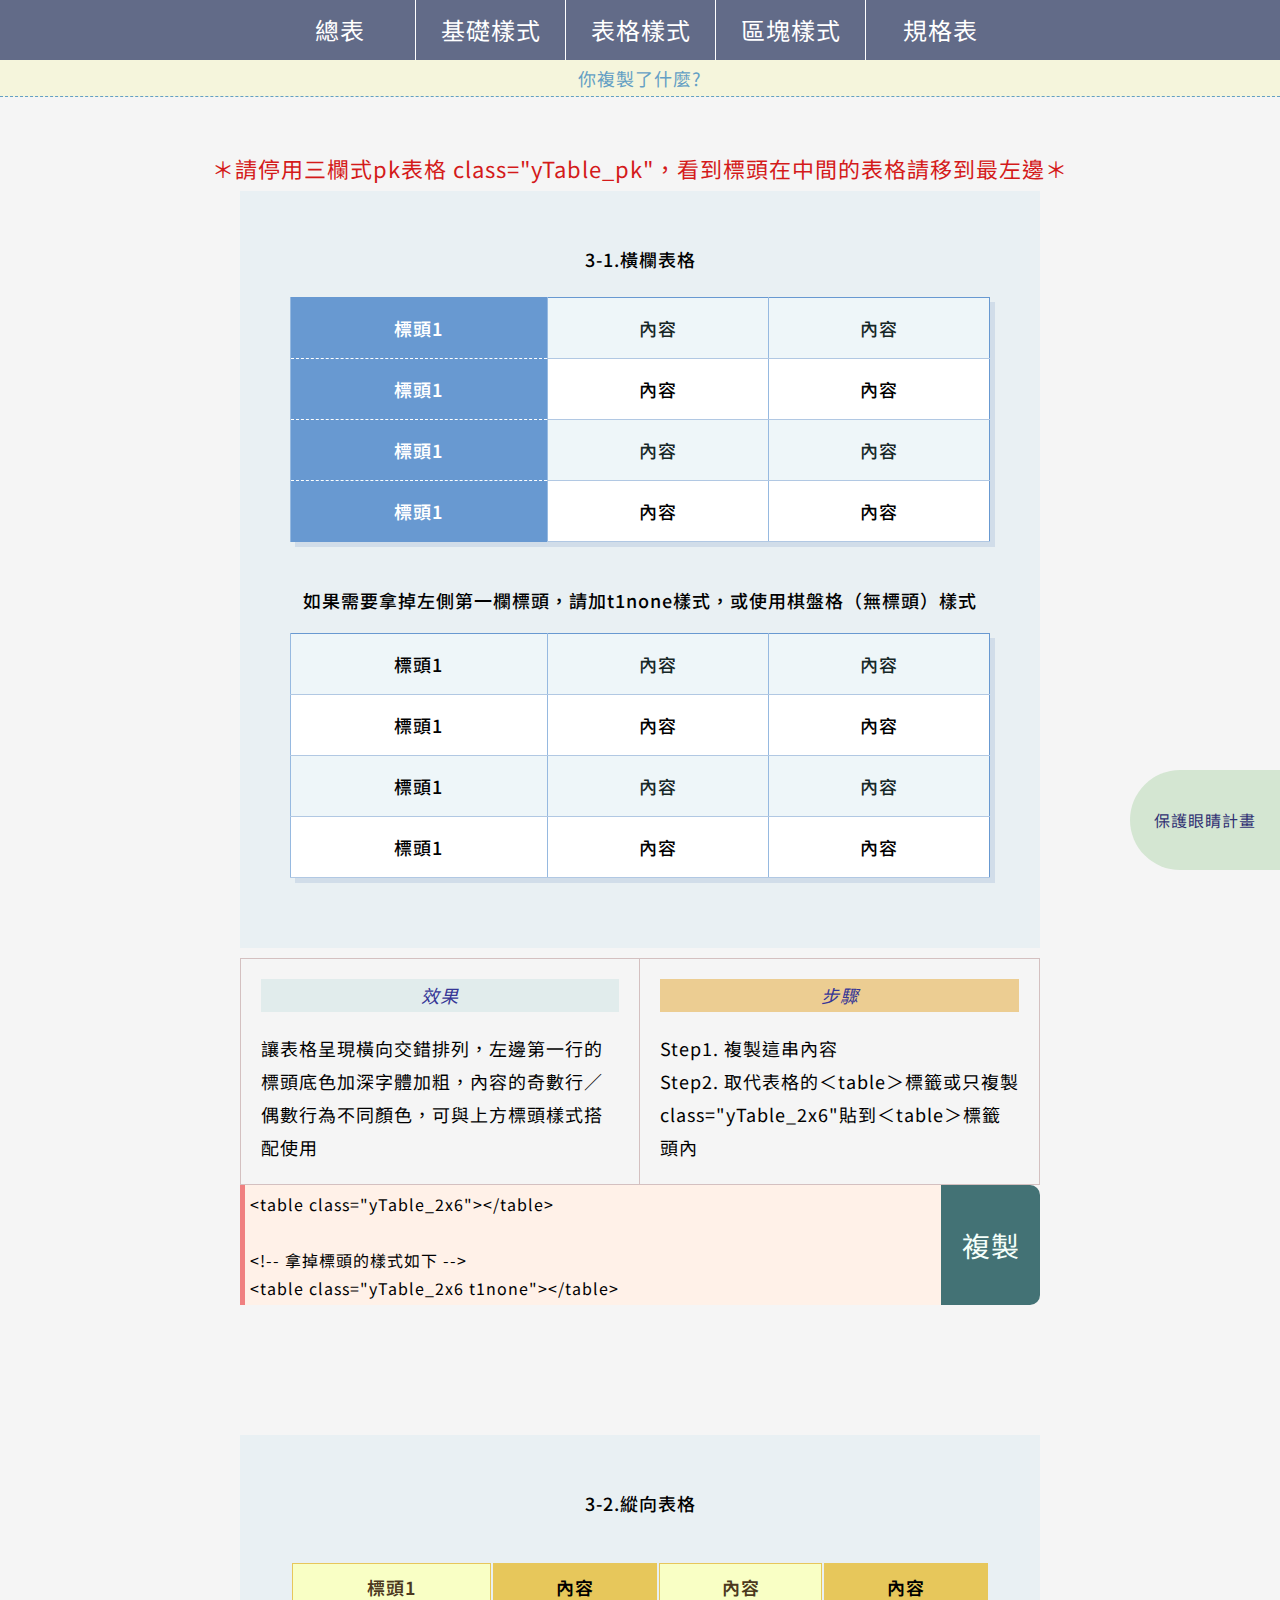
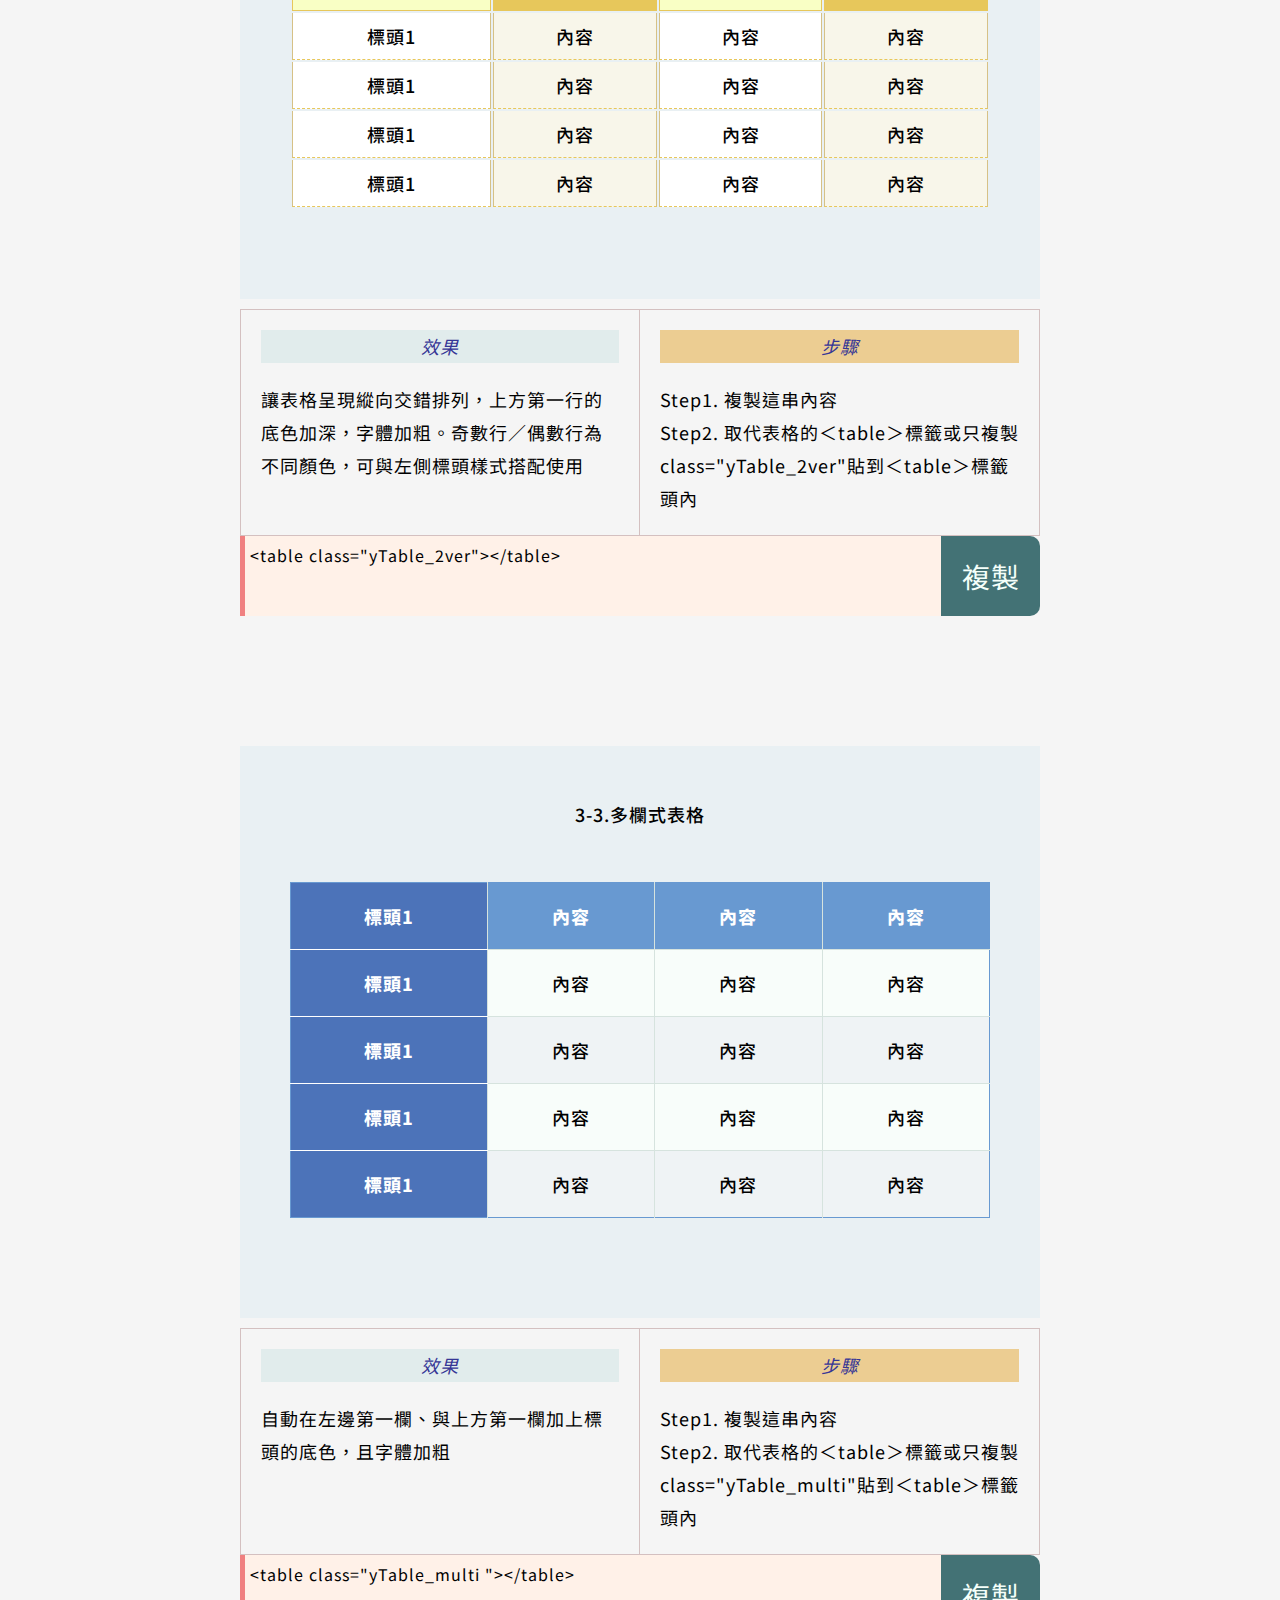
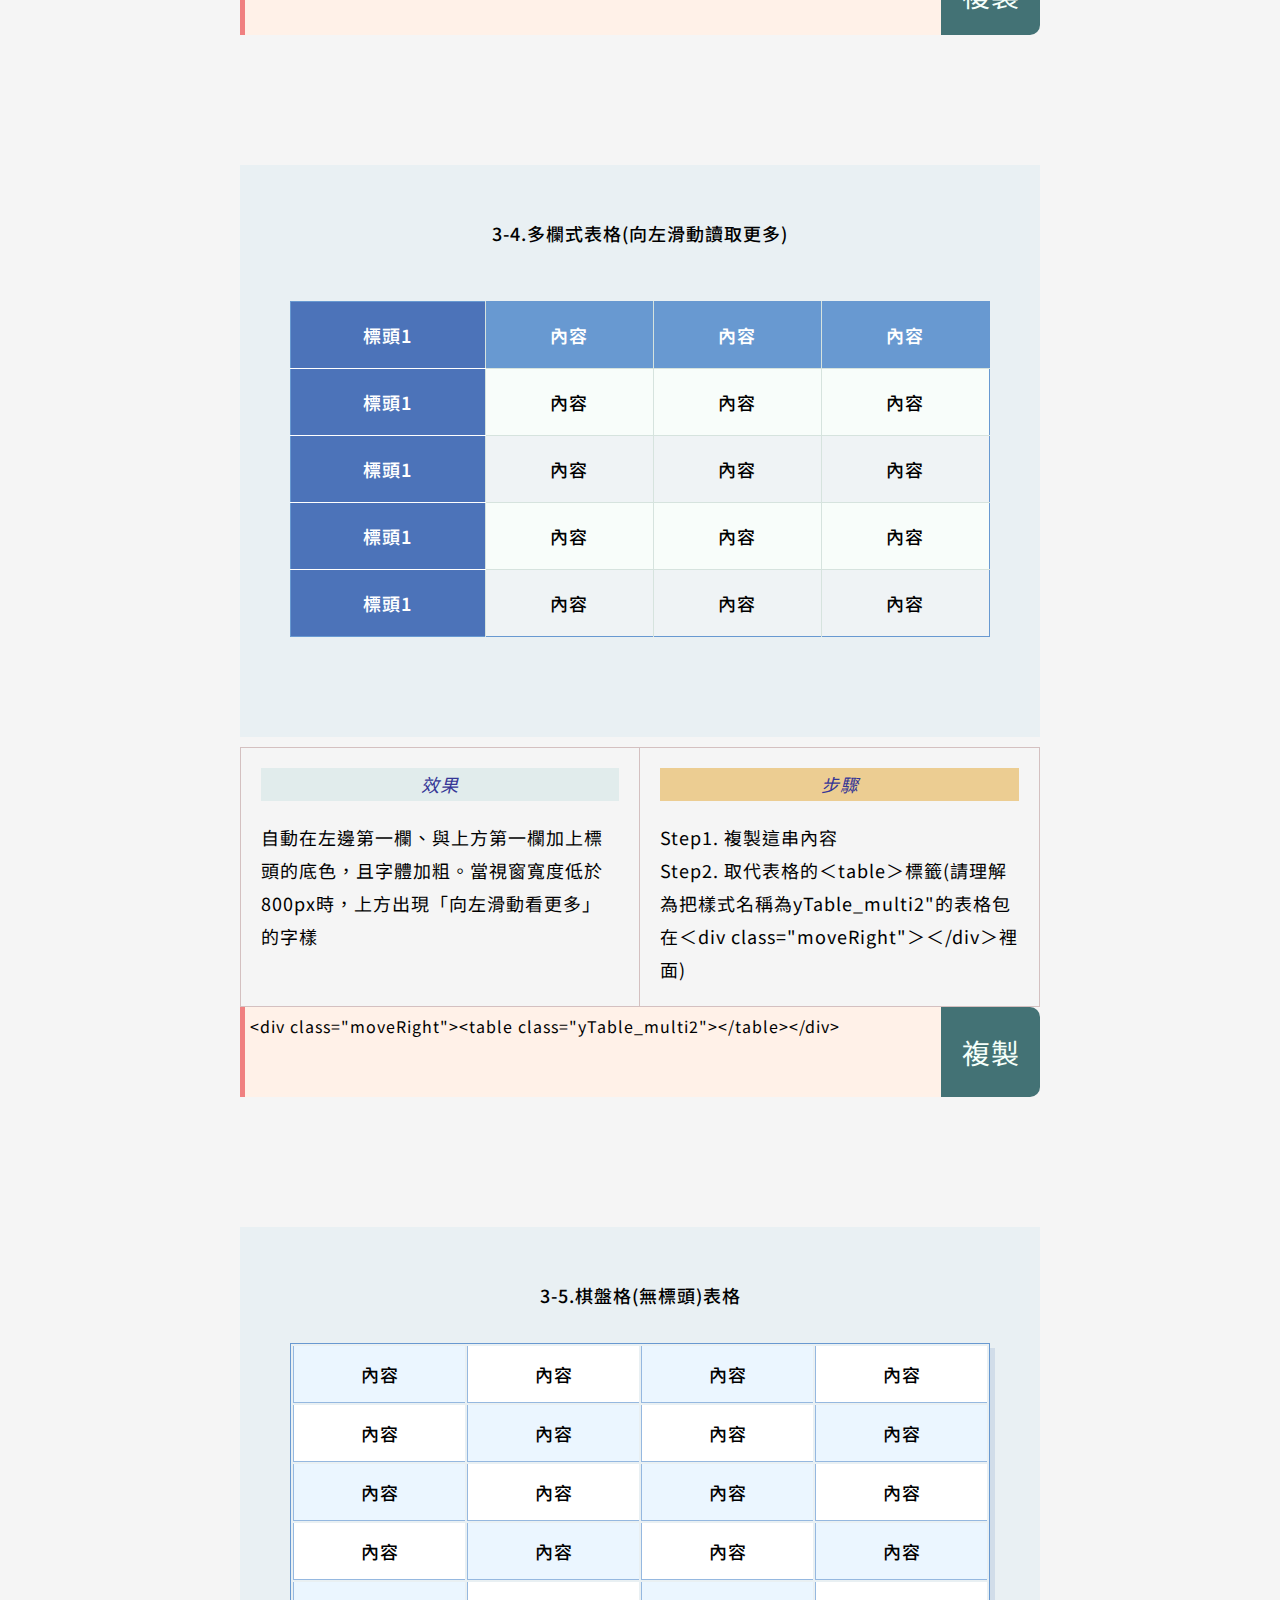
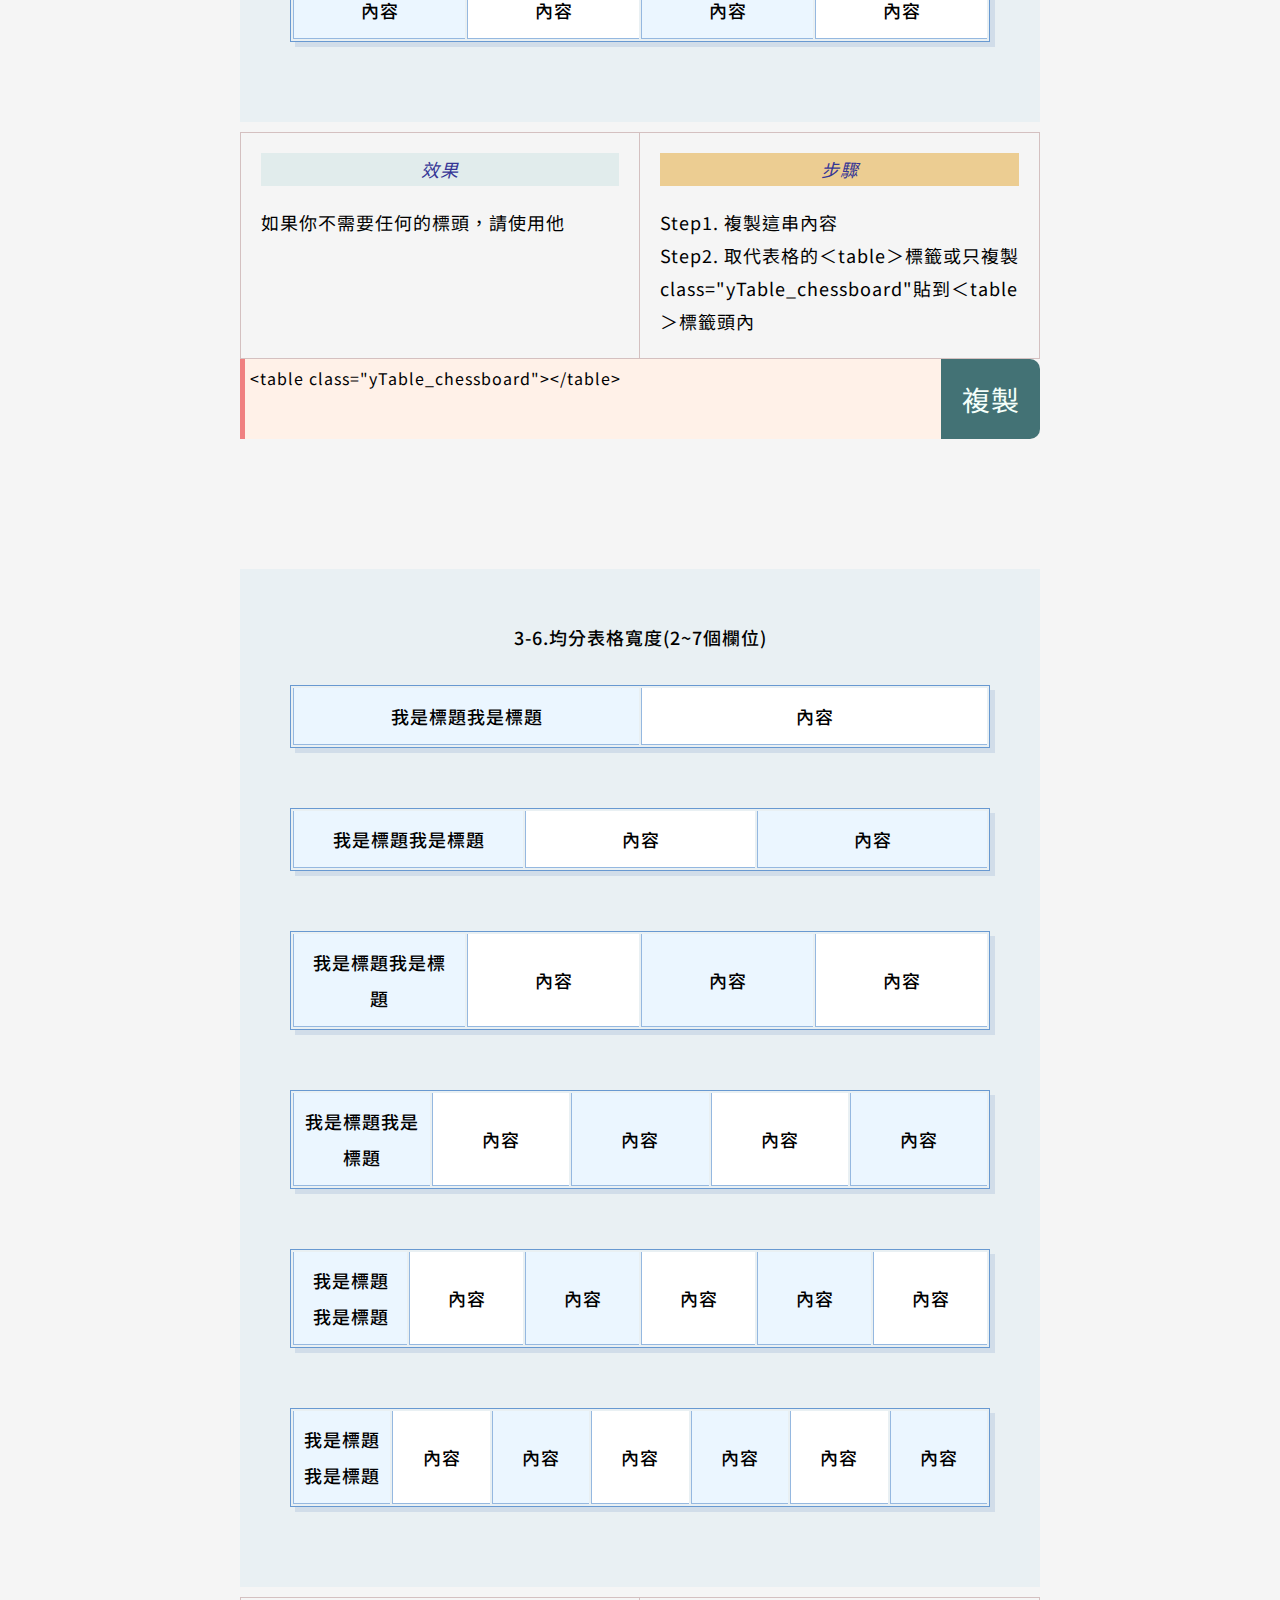
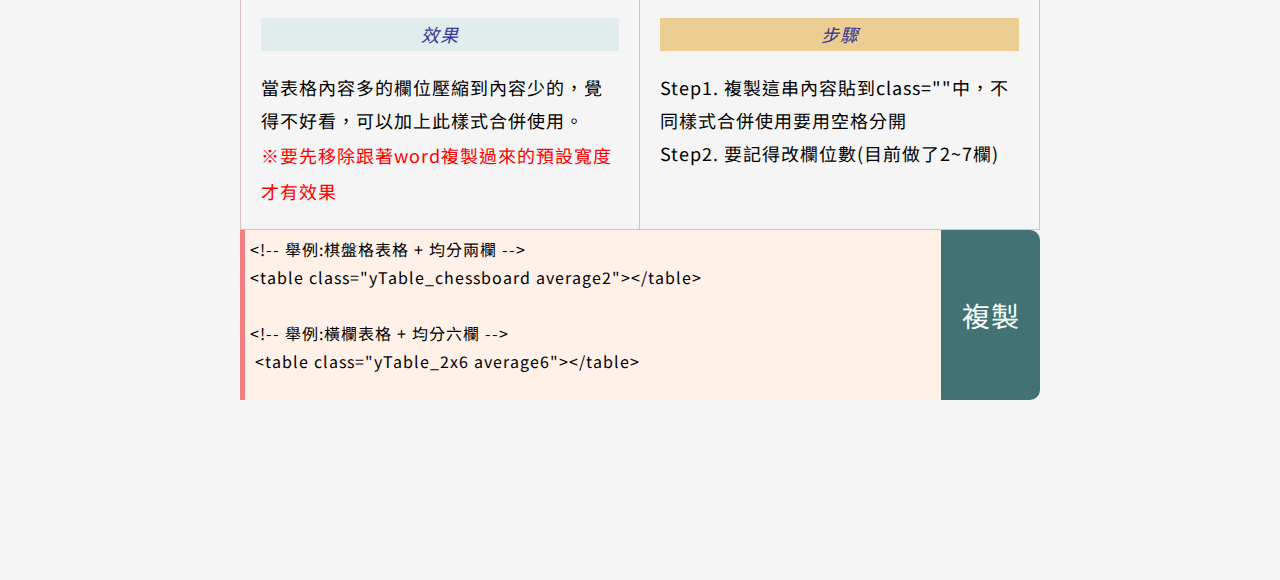
<file: table.html>
<!DOCTYPE html>
<html lang="en">

<head>
  <meta charset="UTF-8">
  <meta http-equiv="X-UA-Compatible" content="IE=edge">
  <meta name="viewport" content="width=device-width, initial-scale=1.0">
  <link rel="preconnect" href="https://fonts.googleapis.com">
  <link rel="preconnect" href="https://fonts.gstatic.com" crossorigin>
  <link href="https://fonts.googleapis.com/css2?family=Noto+Sans+TC:wght@400;500&display=swap" rel="stylesheet">
  <link rel="stylesheet" href="css/houseloanstyle.css">
  <link rel="stylesheet" href="css/all.css">
  <link href="https://cdn.jsdelivr.net/npm/bootstrap@5.1.3/dist/css/bootstrap.min.css" rel="stylesheet"
    integrity="sha384-1BmE4kWBq78iYhFldvKuhfTAU6auU8tT94WrHftjDbrCEXSU1oBoqyl2QvZ6jIW3" crossorigin="anonymous">
  <title>表格樣式</title>
  <style>
    .yummy{
      padding: 50px;  
    }
  </style>

</head>

<body>
  <!-- script要引入必須要在body下方 中間不能被其他標籤隔開 -->
  <script src="./scripts/header.js"></script>


  <div id="wrap">
    <p class="attention">＊請停用三欄式pk表格 class="yTable_pk"，看到標頭在中間的表格請移到最左邊＊</p>
    <!-- 第1項 -->
    <div class="group mx-auto " style="margin-top:5px;">
      <div class="yummy accordion-collapse collapse show" id="panelsStayOpen-collapseOne"
        class="accordion-collapse collapse show" aria-labelledby="panelsStayOpen-headingOne">
        <p>3-1.橫欄表格</p>
        <table class="yTable_2x6 " width="700">
          <tr>
            <td>標頭1</td>
            <td>內容</td>
            <td>內容</td>
          </tr>
          <tr>
            <td>標頭1</td>
            <td>內容</td>
            <td>內容</td>
          </tr>
          <tr>
            <td>標頭1</td>
            <td>內容</td>
            <td>內容</td>
          </tr>
          <tr>
            <td>標頭1</td>
            <td>內容</td>
            <td>內容</td>
          </tr>
        </table>

        <p style="margin:20px auto -5px;">如果需要拿掉左側第一欄標頭，請加t1none樣式，或使用棋盤格（無標頭）樣式</p>
        <table class="yTable_2x6 t1none" width="700">
          <tr>
            <td>標頭1</td>
            <td>內容</td>
            <td>內容</td>
          </tr>
          <tr>
            <td>標頭1</td>
            <td>內容</td>
            <td>內容</td>
          </tr>
          <tr>
            <td>標頭1</td>
            <td>內容</td>
            <td>內容</td>
          </tr>
          <tr>
            <td>標頭1</td>
            <td>內容</td>
            <td>內容</td>
          </tr>
        </table>



      </div>



      <div class="introBox">
        <p class="intro">讓表格呈現橫向交錯排列，左邊第一行的標頭底色加深字體加粗，內容的奇數行／偶數行為不同顏色，可與上方標頭樣式搭配使用</p>
        <p class="intro">Step1. 複製這串內容<br>
          Step2. 取代表格的＜table＞標籤或只複製class="yTable_2x6"貼到＜table＞標籤頭內<br>


        </p>
      </div>


      <div class="copyArea">

        <textarea class="content" name="橫欄表格">
<table class="yTable_2x6"></table>

<!-- 拿掉標頭的樣式如下 -->
<table class="yTable_2x6 t1none"></table>            
          </textarea>
        <button class="copyBtn" style="height:120px;">複製</button>


      </div>

    </div>




    <!-- 第2項 -->
    <div class="group mx-auto">




      <div class="yummy">
        <p>3-2.縱向表格</p>
        <table class="yTable_2ver" width="700">
          <tr>
            <td>標頭1</td>
            <td>內容</td>
            <td>內容</td>
            <td>內容</td>
          </tr>
          <tr>
            <td>標頭1</td>
            <td>內容</td>
            <td>內容</td>
            <td>內容</td>
          </tr>
          <tr>
            <td>標頭1</td>
            <td>內容</td>
            <td>內容</td>
            <td>內容</td>
          </tr>
          <tr>
            <td>標頭1</td>
            <td>內容</td>
            <td>內容</td>
            <td>內容</td>
          </tr>
          <tr>
            <td>標頭1</td>
            <td>內容</td>
            <td>內容</td>
            <td>內容</td>
          </tr>
        </table>


      </div>



      <div class="introBox">
        <p class="intro">讓表格呈現縱向交錯排列，上方第一行的底色加深，字體加粗。奇數行／偶數行為不同顏色，可與左側標頭樣式搭配使用</p>
        <p class="intro">Step1. 複製這串內容<br>
          Step2. 取代表格的＜table＞標籤或只複製class="yTable_2ver"貼到＜table＞標籤頭內<br>
        </p>
      </div>


      <div class="copyArea">

        <textarea class="content" name="縱向表格">
<table class="yTable_2ver"></table>
            
          </textarea>
        <button class="copyBtn" style="height:80px;">複製</button>
      </div>

    </div>

    <!-- 第3項 -->
    <div class="group mx-auto">




      <div class="yummy">
        <p>3-3.多欄式表格</p>

        <table class="yTable_multi" width="700" style="margin: 50px auto;">
          <tr>
            <td>標頭1</td>
            <td>內容</td>
            <td>內容</td>
            <td>內容</td>
          </tr>
          <tr>
            <td>標頭1</td>
            <td>內容</td>
            <td>內容</td>
            <td>內容</td>
          </tr>
          <tr>
            <td>標頭1</td>
            <td>內容</td>
            <td>內容</td>
            <td>內容</td>
          </tr>
          <tr>
            <td>標頭1</td>
            <td>內容</td>
            <td>內容</td>
            <td>內容</td>
          </tr>
          <tr>
            <td>標頭1</td>
            <td>內容</td>
            <td>內容</td>
            <td>內容</td>
          </tr>
        </table>



      </div>



      <div class="introBox">
        <p class="intro">自動在左邊第一欄、與上方第一欄加上標頭的底色，且字體加粗</p>
        <p class="intro">Step1. 複製這串內容<br>
          Step2. 取代表格的＜table＞標籤或只複製class="yTable_multi"貼到＜table＞標籤頭內
        </p>
      </div>


      <div class="copyArea">

        <textarea class="content" name="多欄式表格">
<table class="yTable_multi "></table>           
          
          </textarea>
        <button class="copyBtn" style="height:80px;">複製</button>
      </div>

    </div>

    <!-- 第4項 -->
    <div class="group mx-auto">




      <div class="yummy">
        <p>3-4.多欄式表格(向左滑動讀取更多)</p>

        <div class="moveRight">
          <table class="yTable_multi2" width="700">
            <tr>
              <td>標頭1</td>
              <td>內容</td>
              <td>內容</td>
              <td>內容</td>
            </tr>
            <tr>
              <td>標頭1</td>
              <td>內容</td>
              <td>內容</td>
              <td>內容</td>
            </tr>
            <tr>
              <td>標頭1</td>
              <td>內容</td>
              <td>內容</td>
              <td>內容</td>
            </tr>
            <tr>
              <td>標頭1</td>
              <td>內容</td>
              <td>內容</td>
              <td>內容</td>
            </tr>
            <tr>
              <td>標頭1</td>
              <td>內容</td>
              <td>內容</td>
              <td>內容</td>
            </tr>
          </table>
        </div>



      </div>



      <div class="introBox">
        <p class="intro">自動在左邊第一欄、與上方第一欄加上標頭的底色，且字體加粗。當視窗寬度低於800px時，上方出現「向左滑動看更多」的字樣</p>
        <p class="intro">Step1. 複製這串內容<br>
          Step2. 取代表格的＜table＞標籤(請理解為把樣式名稱為yTable_multi2"的表格包在＜div class="moveRight"＞＜/div＞裡面)
        </p>
      </div>


      <div class="copyArea">

        <textarea class="content" name="多欄式表格(寬度超過800px出現向左滑動看更多)">
<div class="moveRight"><table class="yTable_multi2"></table></div>          
            
            </textarea>
        <button class="copyBtn" style="height:90px;">複製</button>
      </div>

    </div>

    <!-- 第5項 -->
    <div class="group mx-auto">




      <div class="yummy">
        <p>3-5.棋盤格(無標頭)表格</p>


        <table class="yTable_chessboard" width="700">
          <tr>
            <td>內容</td>
            <td>內容</td>
            <td>內容</td>
            <td>內容</td>
          </tr>
          <tr>
            <td>內容</td>
            <td>內容</td>
            <td>內容</td>
            <td>內容</td>
          </tr>
          <tr>
            <td>內容</td>
            <td>內容</td>
            <td>內容</td>
            <td>內容</td>
          </tr>
          <tr>
            <td>內容</td>
            <td>內容</td>
            <td>內容</td>
            <td>內容</td>
          </tr>
          <tr>
            <td>內容</td>
            <td>內容</td>
            <td>內容</td>
            <td>內容</td>
          </tr>
        </table>



      </div>



      <div class="introBox">
        <p class="intro">如果你不需要任何的標頭，請使用他</p>
        <p class="intro">Step1. 複製這串內容<br>
          Step2. 取代表格的＜table＞標籤或只複製class="yTable_chessboard"貼到＜table＞標籤頭內
        </p>
      </div>


      <div class="copyArea">
        <textarea class="content" name="棋盤格(無標頭)表格">
<table class="yTable_chessboard"></table>
            </textarea>
        <button class="copyBtn" style="height:80px;">複製</button>
      </div>

    </div>

    <!-- 第6項 -->
    <div class="group mx-auto">




      <div class="yummy">
        <p>3-6.均分表格寬度(2~7個欄位)</p>


        <table class="yTable_chessboard average2" width="700">
          <tr>
            <td>我是標題我是標題</td>            
            <td>內容</td>
          </tr>          
        </table>
        <table class="yTable_chessboard average3" width="700">
          <tr>
            <td>我是標題我是標題</td> 
            <td>內容</td>            
            <td>內容</td>
          </tr>          
        </table>
        <table class="yTable_chessboard average4" width="700">
          <tr>
            <td>我是標題我是標題</td> 
            <td>內容</td>            
            <td>內容</td>
            <td>內容</td>
          </tr>          
        </table>
        <table class="yTable_chessboard average5" width="700">
          <tr>
            <td>我是標題我是標題</td> 
            <td>內容</td>            
            <td>內容</td>
            <td>內容</td>
            <td>內容</td>
          </tr>          
        </table>
        <table class="yTable_chessboard average6" width="700">
          <tr>
            <td>我是標題我是標題</td> 
            <td>內容</td>            
            <td>內容</td>
            <td>內容</td>
            <td>內容</td>
            <td>內容</td>
          </tr>          
        </table>
        <table class="yTable_chessboard average7" width="700">
          <tr>
            <td>我是標題我是標題</td> 
            <td>內容</td>            
            <td>內容</td>
            <td>內容</td>
            <td>內容</td>
            <td>內容</td>
            <td>內容</td>
          </tr>          
        </table>




      </div>



      <div class="introBox">
        <p class="intro">當表格內容多的欄位壓縮到內容少的，覺得不好看，可以加上此樣式合併使用。<br><span style="color: red;">※要先移除跟著word複製過來的預設寬度才有效果</span></p>
        <p class="intro">Step1. 複製這串內容貼到class=""中，不同樣式合併使用要用空格分開<br>
          Step2. 要記得改欄位數(目前做了2~7欄)
        </p>
      </div>


      <div class="copyArea">
        <textarea class="content" name="均分表格寬度">
<!-- 舉例:棋盤格表格 + 均分兩欄 -->
<table class="yTable_chessboard average2"></table>
                 
<!-- 舉例:橫欄表格 + 均分六欄 -->
 <table class="yTable_2x6 average6"></table>
              </textarea>
        <button class="copyBtn" style="height:170px;">複製</button>
      </div>

    </div>

    
 




  </div>













  <script>
    // 選取對應陣列的內容並複製到剪貼簿        

    let contentElements = document.querySelectorAll('.content');
    let copyBtnElements = document.querySelectorAll('.copyBtn');
    let showblock = document.querySelector('#show');

    copyBtnElements.forEach(function (button, index) {

      button.addEventListener('click', function () {
        contentElements[index].select();
        navigator.clipboard.writeText(contentElements[index].value);
        // 複製的物件出現在showblock區域
        showblock.textContent = '已複製' + contentElements[index].name;
      });
    });


  </script>

  <script src="https://cdn.jsdelivr.net/npm/bootstrap@5.1.3/dist/js/bootstrap.bundle.min.js"
    integrity="sha384-ka7Sk0Gln4gmtz2MlQnikT1wXgYsOg+OMhuP+IlRH9sENBO0LRn5q+8nbTov4+1p"
    crossorigin="anonymous"></script>



</body>

</html>
</file>
<file: css/houseloanstyle.css>
p::selection,
h2::selection,
h3::selection,
a::selection,
span::selection,
mark::selection,
strong::selection,
img::selection,
ul > li::selection {
  background: #d1ecf7;
}
button {
  border: none;
}

/*下面是yummy的樣式表*/

/*嵌入影片RWD*/
.video-container {
  position: relative;
  padding-bottom: 50%;
  padding-top: 25px;
  height: 0;
  overflow: hidden;
  margin: 30px auto;
}

.video-container iframe,
.video-container object,
.video-container embed {
  position: absolute;
  top: 0;
  left: 0;
  width: 100%;
  height: 100%;
}

/* ==============介紹型表單(舊版，之後會移除)=========== */
.introul > li:nth-child(odd) {
  font-weight: 600;
  margin-top: 30px;
  font-size: 20px;
}

.introul > li:nth-child(even) {
  list-style: none;
  font-weight: 400;
  color: black;
}

/* ==============介紹型表單Ver.2開始=========== */
.introul2 > li {
  list-style: none;
  color: #000 !important;
  font-weight: 400 !important;
}
.introul2 > li h4 {
  color: #3561b9;
  margin-top: 40px;
  margin-bottom: 10px;
  font-size: 20px;
}
.introul2 > li h4::before {
  content: '▪';
  margin-right: 10px;
}
.introul2 > li .h4 {
  color: #3561b9;
  margin-top: 40px;
  margin-bottom: 10px;
  font-size: 20px;
}
.introul2 > li .h4::before {
  content: '▪';
  margin-right: 10px;
}
.introul2 > li p {
  color: #000;
  line-height: 32px;
  font-size: 18px;
  font-weight: 400;
  text-align: left;
  padding: 0 10px 10px 29px;
}
.introul2.noBR > li h4 {
  display: inline-block;
  margin-right: 10px;
  margin-bottom: 0px;
  line-height: 32px;
}
.introul2.noBR > li .h4 {
  display: inline-block;
  margin-right: 10px;
  margin-bottom: 0px;
  line-height: 32px;
}
.introul2.noBR li > p {
  display: inline;
}

/* ==============表單與介紹型表單Ver.2優缺點============== */

.yummy ul.up > li {
  color: #31994c;
  list-style: none;
}
.yummy ul.up > li::before,
.yummy ul.up > li h4::before,
.yummy ul.up > li .h4::before {
  content: '✔';
  color: #31994c;
}

.yummy ul.down > li {
  color: #ab4545;
  list-style: none;
}
.yummy ul.down > li::before,
.yummy ul.down > li h4::before,
.yummy ul.down > li .h4::before {
  content: '✘';
  color: #ab4545;
}
.yummy ul.introul2.down > li::before,
.yummy ul.introul2.up > li::before {
  content: '';
}

.yummy .introul > li.c_text {
  color: black;
}
.yummy .introul > li.c_text::before {
  display: none;
}

/* ==============介紹型表單Ver.2結束============== */

.stressinLi {
  background-color: #ebffee;
  color: #2478e1;
  font-weight: 600;
  font-style: italic;
  padding: 3px;
}

.yummy {
  margin: 80px 40px;
  font-size: 1.125rem;
  line-height: 2em;
  font-weight: 500;
  font-family: 'Noto Sans TC', sans-serif;
}

/* 社群連結開始 */
.yummy .snsLink:hover {
  background: #c23038;
  box-shadow: none;
  transform: scale(0.98);
}
.yummy .snsLink {
  letter-spacing: 1px;
  margin: 20px auto 30px;
  max-width: 190px;
  min-width: 120px;
  text-decoration: none;
  display: block;
  background-color: #c56065;
  padding: 0px 30px;
  line-height: 50px;
  color: #fff;
  text-align: center;
  border-radius: 10px;
  font-weight: bolder;
  box-shadow: 0px 2px #493335;
}
/* 社群連結結束 */

/* 試算按鈕開始 */
.yummy .calculator:hover {
  background-color: #2fa587;
  box-shadow: none;
  transform: scale(0.98);
}
.yummy .calculator {
  letter-spacing: 1px;
  text-decoration: none;
  max-width: 190px;
  min-width: 120px;
  margin: 20px auto 30px;
  display: block;
  background-color: #67cbb2;
  padding: 0px 30px;
  line-height: 50px;
  color: #fff;
  text-align: center;
  border-radius: 10px;
  font-weight: bolder;
  box-shadow: 0px 2px #21929b;
}
/* 試算按鈕結束 */

.yummy h2 {
  margin: 80px 0px 50px;
  font-weight: 900;
  color: #517ab9;
  font-size: 32px;
  letter-spacing: 1px;
  display: block;
}

.yummy h3 {
  font-weight: 600;
  color: #6ea1bf;
  font-size: 25px;
  letter-spacing: 0.03em;
  margin: 50px 0px 20px;
}

.yummy ul {
  color: #4754b1;
  list-style: square inside;
  margin: 35px 0px;
  padding-left: 40px;
  font-weight: 600;
}

.yummy ul > li {
  font-weight: 600;
}

.yummy ol {
  color: #4754b1;
  list-style-position: inside;
  padding-left: 40px;
  margin: 35px 0px;
}

.yummy p > a {
  font-weight: 600;
  color: #e16106;
  box-shadow: 0px 2px #e16106;
  margin: 0 3px;
}

.yummy p {
  text-align: center;
}

.yummy p > a:hover {
  box-shadow: 0px 0px #fff;
  background-color: #fff8e5;
}

.allOK {
  line-height: 28px;
  padding: 20px 30px;
  background-color: #f6fafc;
  border-left: 4px solid #6f93df;
  font-weight: 400;
  color: #333;
  font-size: 15.5px;
  text-align: center;
  margin: 20px 20px 50px;
}
.allOK h4 {
  font-size: 17px;
  color: #404080;
  background-color: #e1f2f7;
  border-radius: 25px;
  padding: 10px 20px;
}
.allOK .h4 {
  font-size: 17px;
  color: #404080;
  background-color: #e1f2f7;
  border-radius: 25px;
  padding: 10px 20px;
}

/* 縱狀表格*/
.yTable_2ver {
  text-align: center;
  margin: 40px auto;
}

.yTable_2ver tr:first-child > td:nth-child(odd) {
  background-color: #f9ffc5;
  border: 1px solid #e7c75b;
  border-right: 1px solid #e7c75b;

  color: #4c391d;
  font-weight: 600;
}

.yTable_2ver tr:first-child > td:nth-child(even) {
  background-color: #e7c75b;
  border: 1px solid #e7c75b;
  font-weight: 600;
}

.yTable_2ver tr:not(:first-child) > td:nth-child(even) {
  background-color: #f8f6ea;
}

.yTable_2ver tr > td {
  padding: 5px;
}

.yTable_2ver tr:not(:first-child) > td {
  background-color: #fff;
  border: 1px solid #d6c186;
  border-bottom: 1px dashed #e7c75b;
  border-top: none;
}

/*強調星星顏色*/
.star {
  color: orange;
  font-size: 26px;
}

/* 畫重點*/
/* .yPoint{
	margin-left:10px;
	color:#3561b9;
	padding:8px;
	
	background: repeating-linear-gradient(
  45deg,
  #f9faff,
  #f9faff 10px,
  #eaf5fd 10px,
  #eaf5fd 20px
); */
.yPoint {
  color: #3561b9;
  margin: 30px auto 10px;
  padding: 8px;
  border: 1px solid #3561b9;
  text-align: center;
  letter-spacing: 0.1em;
}

.yPoint2 {
  display: block;
  color: #31994c;
  margin-top: 50px;
  padding: 0px 20px 5px;
  border-bottom: 4px double;
  font-size: 24px;
  font-weight: 600;
  text-align: center;
  letter-spacing: 0.1em;
}

/* =======================
　　2022_0711計算區塊開始
==========================*/
.calcu_block {
  padding: 15px 40px 20px;
  background: #fffcee;
  border-left: 10px solid #fff2b6;
  position: relative;
}
.calcu_block::after {
  content: url('https://houseloan.tw/wp-content/uploads/2022/07/calculator_icon.png');
  position: absolute;
  transform: rotate(20deg);
  right: 10px;
  opacity: 0.5;
  zoom: 0.7;
}
.calcu_block > .cal_title {
  font-size: 1.3rem;
  letter-spacing: 0.1em;
  color: #7b6019;
  margin-bottom: 10px;
  border-bottom: 1px solid #cba63e;
  font-weight: 500;
  display: block;
}
.calcu_block > .cal_title::before {
  content: 'Calculation';
  opacity: 0.2;
  font-size: 2rem;
  position: absolute;
  top: 5px;
  right: 10px;
}

@media screen and (max-width: 767px) {
  .calcu_block {
    padding: 15px 20px 30px;
  }
  .calcu_block::after {
    opacity: 0.5;
    zoom: 0.6;
    right: 20px;
    bottom: -20px;
  }
  .calcu_block > .cal_title {
    font-size: 1.2rem;
  }
  .calcu_block > .cal_title::before {
    font-size: 1.3rem;
    transform: rotate(90deg);
    display: block;
    top: 55px;
    right: -65px;
  }
}
/* =======================
　　2022_0711計算區塊結束
==========================*/

/* ========================
     收合式分類項目開始 
==========================*/
.sTitle {
  display: block;
  text-align: center;
  padding: 10px 20px;
}
.sTitle .item {
  display: flex;
  background: #fff;
  justify-content: center;
  border-radius: 0px 0px 15px 15px;
}

.sTitle .item > span {
  align-items: center;
  justify-content: center;
  display: flex;
  flex-grow: 1;
  height: 80px;
  text-align: center;
  margin: 20px;
  border: 1px solid green;
  color: green;
  font-size: 21px;
  letter-spacing: 0.03em;
  border-radius: 15px;
}
.sTitle summary {
  padding: 15px;
  background: #009941;
  color: #fff;
}

/* ============= 收合式分類項目2 ============ */
.sTitle2 {
  display: block;
  text-align: center;
  padding: 10px 20px;
}
.sTitle2 .item {
  display: flex;
  background: #fff;
  flex-wrap: wrap;
  justify-content: center;
  border-radius: 0px 0px 15px 15px;
}
.sTitle2 .item > div {
  align-items: center;
  justify-content: space-around;
  display: flex;
  flex-direction: column;
  flex-grow: 1;
  text-align: center;
  padding: 10px;
  margin: 20px 10px;
  border: 1px solid green;
  color: #333;
  font-size: 18px;
  font-weight: 400;
  letter-spacing: 0.03em;
  border-radius: 15px;
}
.sTitle2 .item > div > h4 {
  color: #31994c;
  font-weight: 600;
  font-size: 20px;
  margin-bottom: 5px;
}
.sTitle2 .item > div > .h4 {
  color: #31994c;
  font-weight: 600;
  font-size: 20px;
  margin-bottom: 5px;
}

.sTitle2 summary {
  padding: 15px;
  background: #009941;
  color: #fff;
}
/* ========================
     收合式分類項目結束 
==========================*/

/* 棋盤表格樣式---開始 */
.yTable_chessboard {
  margin: 30px auto;
  border: 1px solid #6899d1;
  box-shadow: 5px 5px #d1dde9;
}

.yTable_chessboard tr > td {
  display: table-cell;
  vertical-align: middle;
  text-align: center;
  padding: 10px;
  border-left: 1px solid #95b8e0;
  border-bottom: 1px solid #95b8e0;
  background-color: rgb(255, 255, 255);
}

.yTable_chessboard tr:nth-child(odd) > td:nth-child(odd) {
  background-color: rgb(235, 246, 255);
}

.yTable_chessboard tr:nth-child(even) > td:nth-child(even) {
  background-color: rgb(235, 246, 255);
}

/* 棋盤表格樣式---結束 */

/* 2欄式表格樣式---開始*/
.yTable_2x6 {
  border-collapse: collapse;
  font-weight: 500;
  letter-spacing: 0.1em;
  border: 1px solid #6899d1;
  box-shadow: 5px 5px #d1dde9;
  margin: 20px auto;
}

.yTable_2x6 tr {
  flex-wrap: nowrap;
  justify-content: center;
  align-items: center;
}

.yTable_2x6 tr > td {
  padding: 15px;
  text-align: center;
  border-left: 1px solid #96b9e0;
  line-height: 30px;
  background-color: #fff;
  border-bottom: 1px solid #b1c8e3;
}

/* 選擇奇數行的第二欄為底色淺藍色 */
.yTable_2x6 tr:nth-child(odd) > td {
  background-color: #eef6f9;
  color: rgb(22, 39, 39);
}

/* 選擇每一行的第一欄底下有白色點點作為分隔線 */
.yTable_2x6 tr > td:nth-child(1) {
  font-weight: 600;
  color: #fff;
  background-color: #6899d1;
  border-bottom: 1px dashed #fff;
}

/* 2欄式表格樣式---結束 */

/*多欄式表格 突出好事貸---開始*/
.yTable_multi {
  border-collapse: collapse;
  margin: 75px 0px;
  border: 1px solid #6899d1;
}

/*上方第一欄*/
.yTable_multi tr:nth-child(1) {
  font-weight: 800;
  background-color: #6899d1;
  color: #fff;
}

.yTable_multi tr {
  background-color: #eff3f5;
}

/*交錯填色*/
.yTable_multi tr:nth-child(even) > td:not(:first-child) {
  background-color: #f8fdfa;
}

/*左方第一欄*/
.yTable_multi tr > td:nth-child(1) {
  font-weight: 800;
  background-color: #4c73b9;
  color: #fff;
  border-bottom: 1px solid #fff;
}

.yTable_multi tr > td {
  text-align: center;
  justify-content: center;
  align-items: center;
  padding: 15px;
  border-right: 1px solid #d6e3de;
  border-bottom: 1px solid #d6e3de;
}

/*最下排底部邊線不要*/
.yTable_multi tr:nth-last-child(1) > td {
  border-bottom: none;
}

/*最右排底部邊線不要*/
.yTable_multi tr > td:nth-last-child(1) {
  border-right: none;
}

/*強調項目(橫)*/
.yTable_multi .stress {
  border: 2px solid #52b5f5;
  border-left: 10px solid #52b5f5;
  color: #0a388b;
  background-color: #e2f6fd;
}

.yTable_multi .stress > td:nth-child(1) {
  background-color: #1f5bd7;
}

/*多欄式表格 突出好事貸---結束*/

/*多欄式表格 下方卷軸---開始*/
.yTable_multi2 {
  border-collapse: collapse;
  margin: 0;
  border: 1px solid #6899d1;
}

/*上方第一欄*/

.yTable_multi2 tr:nth-child(1) {
  font-weight: 600;
  background-color: #6899d1;
  color: #fff;
}

.yTable_multi2 tr {
  width: 800px;
  background-color: #eff3f5;
}

/*交錯填色*/
.yTable_multi2 tr:nth-child(even) > td:not(:first-child) {
  background-color: #f8fdfa;
}

/*左方第一欄*/
.yTable_multi2 tr > td:nth-child(1) {
  font-weight: 600;
  background-color: #4c73b9;
  color: #fff;
  border-bottom: 1px solid #fff;
}

.yTable_multi2 tr > td {
  text-align: center;
  justify-content: center;
  align-items: center;
  padding: 15px;
  border-right: 1px solid #d6e3de;
  border-bottom: 1px solid #d6e3de;
}

/*最下排底部邊線不要*/
.yTable_multi2 tr:nth-last-child(1) > td {
  border-bottom: none;
}

/*最右排底部邊線不要*/
.yTable_multi2 tr > td:nth-last-child(1) {
  border-right: none;
}

/*強調項目(橫)*/
.yTable_multi2 .stress {
  border: 2px solid #52b5f5;
  border-left: 10px solid #52b5f5;
  color: #0a388b;
  background-color: #e2f6fd;
}

.yTable_multi2 .stress > td:nth-child(1) {
  background-color: #1f5bd7;
}

.moveRight {
  display: block;
  margin: 50px auto;
}

/*多欄式表格 下方卷軸---結束*/

/*對決式表格---開始*/
.yTable_pk {
  border: 1px solid #99aed5;
  border-collapse: collapse;
  color: rgb(63, 95, 163);
}

.yTable_pk tr {
  display: flex;
  background-color: #e7f6fd;
  flex-wrap: nowrap;
}

.yTable_pk tr > td {
  width: calc(100% / 3);
  padding: 15px;
  text-align: center;
}

.yTable_pk tr:first-child > td {
  background-color: #4776ce;
  color: #fff;
  border-right: 1px solid #fff;
}

.yTable_pk tr > td:last-child {
  border-right: none;
}

.yTable_pk tr td:first-child {
  background-color: #4776ce;
  color: #fff;
  border-bottom: 1px dotted #fff;
}

.yTable_pk tr:last-child > td:first-child {
  border-bottom: none;
}

.yTable_pk tr:not(:last-child) > td:not(:first-child) {
  border-bottom: 1px solid rgb(125, 150, 189);
}

/* 預設重點 */
.yTable_pk tr > td span {
  font-weight: 600;
  background-color: #ffea84;
}

/* 移除左邊第一欄的底色---開始*/
.t1none tr > td:first-child {
  background-color: #eef6f9;
  color: #000;
  font-weight: 500;
  border-bottom: 1px solid #b1c8e3;
}

.t1none tr:nth-child(even) > td {
  background-color: #fff;
}

/* 移除左邊第一欄的底色---結束*/

/*均分表格*/
.average2 td {
  width: 50%;
}

.average3 td {
  width: calc(100% / 3);
}

.average4 td {
  width: 25%;
}

.average5 td {
  width: 20%;
}

.average6 td {
  width: calc(100% / 6);
}

.average7 td {
  width: calc(100% / 7);
}

/*均分表格*/
/*指定第一格寬度*/
.addFirst tr > td:first-child {
  width: 25%;
}

/*小提示20230301---開始*/
section.Tips {
  font-weight: 400;
  margin: 20px 0;
  padding: 10px 25px;
  list-style: none;
  border: 1px solid #a0bbe7;
  border-left: 10px solid #a0bbe7;
}

section.Tips h4 {
  font-weight: 400;
  font-size: 1.2rem;
  line-height: 2rem;
  color: #745a36;
  display: flex;
  border-bottom: 1px solid #a0bbe7;
}

section.Tips h4::before {
  content: url('https://houseloan.tw/wp-content/uploads/2022/07/tips_pin-1.png');
  margin-right: 15px;
}
.Tips .h4 {
  font-weight: 400;
  font-size: 1.2rem;
  line-height: 2rem;
  color: #745a36;
  display: flex;
  border-bottom: 1px solid #a0bbe7;
}

.Tips .h4::before {
  content: url('https://houseloan.tw/wp-content/uploads/2022/07/tips_pin-1.png');
  margin-right: 15px;
}

/*小提示---之後會刪掉*/
.Tips > li:first-child {
  color: #745a36;
  font-weight: 400;
  display: flex;
  border-bottom: 1px solid #a0bbe7;
}

.Tips > li:first-child::before {
  content: url('https://houseloan.tw/wp-content/uploads/2022/07/tips_pin-1.png');
  margin-right: 15px;
}

.Tips > li:nth-child(2) {
  color: #333;
  list-style: none;
  padding-top: 12px;
}

/*小提示---之後會刪掉*/
/*小提示---結束*/

/*延伸閱讀樣式--開始*/
.readmore {
  margin: 30px 0px;
  display: flex;
  padding: 30px;
  background-color: #e5f3f9;
  border-top: 10px solid #81b5e9;
}

.readmore button {
  clip-path: polygon(90% 0%, 100% 50%, 90% 100%, 0% 100%, 10% 50%, 0% 0%);
  background-color: #c78f42;
  cursor: default;
  border: none;
  font-size: 18px;
  padding: 5px 20px;
  color: #fff;
}

.readmore a {
  margin: 10px 20px;
  position: relative;
  box-shadow: 0px 0px #fff;
  color: #396fc9;
  text-decoration: none;
}

/*超連結的下方橫條*/
.readmore a::after {
  position: absolute;
  border-radius: 5px;
  left: 50%;
  content: '';
  width: 0%;
  height: 3px;
  display: block;
  background-color: #c78f42;
  transition: all 0.4s ease-in-out;
}

/*hover*/
.readmore a:hover {
  color: #bd6b2b;
  background-color: rgba(255, 255, 255, 0);
}

.readmore a:hover::after {
  width: 100%;
  left: 0%;
}

/*延伸閱讀樣式-下方卷軸--結束*/

.barrier_color {
  color: #000;
}

/*舊版問答--開始 之後會刪除*/
.QA {
  margin: 40px 0px 40px -40px;
}

.QA li {
  list-style: none;
  padding: 10px 20px;
  margin-top: 5px;
  background-color: #ecf3fb;
}

.QA li:nth-child(odd) {
  color: #385781;
  font-weight: 600;
  background-color: #ffec9847;
}

.QA li:nth-child(even) {
  font-weight: 400;
  color: #2d3460;
}

.QA li span.none {
  padding: 5px 15px;
  font-weight: 600;
  background-color: #385781;
  display: inline-block;
  border-radius: 20px;
  color: #fff;
  margin-right: 20px;
}

.QA li mark {
  font-weight: 600;
  color: #cd3984;
}

/*舊版問答--結束 之後會刪除*/

/*問答--開始*/
.QA2 {
  margin: 40px 0px 40px -40px;
}

.QA2 h4 {
  color: #385781;
  font-weight: 600;
  font-size: 1.2rem;
  background-color: #fff9de;
  margin: 0;
  padding: 10px 20px;
}

.QA2 li {
  list-style: none;
  background-color: #ecf3fb;
}

.QA2 li p {
  font-weight: 400;
  color: #333;
  text-align: left;
  line-height: 2rem;
  padding: 10px 10px 15px 20px;
}

span.none {
  line-height: 50px;
  padding: 0px 15px;
  font-weight: 600;
  background-color: #385781;
  display: inline-block;
  border-radius: 20px;
  color: #fff;
  margin-right: 20px;
}

.QA2 li mark {
  font-weight: 600;
  color: #cd3984;
}

/*新增 20230503*/
.yummy ul.QA3 {
  list-style: none;
  margin: 10px 0px;
}
.yummy ul.QA3 mark {
  font-weight: 600;
  color: #cd3984;
}
.yummy ul.QA3 .T_box {
  color: #385781;
  font-weight: 600;
  font-size: 1.2rem;
  background-color: #fff9de;
  margin: 0;
  padding: 10px 20px;
}
.yummy ul.QA3 .Q_box {
  text-align: left;
  line-height: 2rem;
  padding: 10px 10px 15px 20px;
  background-color: #ecf3fb;
}
.yummy ul.QA3 .Q_box .question {
  font-weight: 400;
  color: #333;
}
.yummy ul.QA3 .Q_box .moveRight {
  min-width: 400px;
}
.yummy ul.QA3 .Q_box .yTable_multi2 {
  width: 90%;
  margin: 0 auto;
}
@media (max-width: 459px) {
  .yummy ul.QA3 .Q_box .yTable_multi2 {
    width: 800px;
  }
} /*# sourceMappingURL=新增.css.map */

/*問答--結束*/

/* =========================
     跳板區塊JumpBoard--開始 
============================*/
.jumpBoard {
  width: 100%;
  max-width: 900px;
  padding: 20px;
  margin: 40px auto;
  display: flex;
  align-items: center;
  justify-content: space-evenly;
  background-color: #fff;
  border: 1px solid #178d9e;
  box-shadow: 2px 2px #178d9e;
  border-radius: 15px;
}
.jumpBoard .description {
  border-right: 1px solid #178d9e;
  padding-right: 40px;
  margin: 10px;
  font-size: 18px;
  text-align: left;
  font-weight: 400;
}
.jumpBoard .description .des_title {
  font-size: 21px;
  color: #178d9e;
  margin: 0;
  text-align: left;
  font-weight: 600;
}
.jumpBoard .jumpBtn {
  background-color: #178d9e;
  color: #fff;
  display: block;
  min-width: 150px;
  text-align: center;
  padding: 10px 30px;
  border-radius: 50px;
  cursor: pointer;
  font-weight: 600;
  text-decoration: none;
}
.jumpBoard .jumpBtn:hover {
  background-color: #15536a;
}

@media screen and (max-width: 787px) {
  .jumpBoard {
    flex-direction: column;
    padding: 20px 15px;
  }
  .jumpBoard .description {
    border: none;
    padding: 0px 10px;
    margin: 0px auto;
    font-size: 16px;
    line-height: 2rem;
  }
  .jumpBoard .description .des_title {
    font-size: 19px;
    margin-bottom: 10px;
    padding-bottom: 10px;
    line-height: 1.8rem;
    border-bottom: 1px solid #178d9e;
  }
  .jumpBoard .jumpBtn {
    padding: 5px 25px;
    font-size: 18px;
  }
}
/* =========================
     跳板區塊JumpBoard--結束 
============================*/

/* ====================
        氣球開始
====================== */

.balloonBox {
  justify-content: center;
  padding: 15px;
  display: flex;
  flex-wrap: wrap;
}

.balloon {
  clip-path: ellipse(50% 50% at 50% 50%);
  margin: 10px 5px 0px 5px;
  width: 220px;
  height: 140px;
  display: block;
  text-align: center;
  padding: 30px 25px;
  background-color: #fff;
  color: #c12211;
  font-size: 17px;
  line-height: 28px;
}
/*======================== 
最好不要搭配flip使用，因為flip有做上下交錯
======================== */
.balloon.arrow {
  clip-path: polygon(85% 0%, 100% 50%, 85% 100%, 0% 100%, 15% 50%, 0% 0%);
  padding: 30px 40px 30px 50px;
  align-items: middle;
  display: flex;
  flex-direction: column;
  background: #e7ebeb;
}
.flip {
  background-color: #f5f2d2;
  margin-left: -30px;
  margin-top: 40px;
}

/*測試動畫*/
.floating {
  animation-name: floating;
  animation-duration: 3s;
  animation-iteration-count: infinite;
  animation-timing-function: ease-in-out;
  margin-left: 30px;
  margin-top: 5px;
}
@keyframes floating {
  from {
    transform: translate(0, 0px);
  }

  65% {
    transform: translate(0, 10px);
  }

  to {
    transform: translate(0, -0px);
  }
}

@media screen and (max-width: 459px) {
  .balloon {
    font-size: 18px;
    line-height: 27px;
    padding: 32px 30px;
    margin: -15px 0px;
  }

  .balloon:last-child {
    margin-bottom: 2px;
  }
}
/* ====================
        氣球結束
====================== */

/* ======================
		作者簡介開始
========================= */

.yummy .authorIntro {
  position: relative;
  border: 5px double #bfbfe9;
  margin: 50px auto;
  padding: 40px 50px 0px;
}

.yummy .author:hover {
  color: #9999db;
}

.yummy .author {
  font-size: 28px;
  position: absolute;
  top: -16px;
  background-color: #fff;
  padding: 0px 20px;
}

.yummy .author::before {
  content: '作者簡介－';
}

.yummy .author::after {
  position: absolute;
  content: '';
  opacity: 0.2;
  mix-blend-mode: multiply;
  background-color: yellow;
  width: 100px;
  height: 20px;
  display: block;
  top: 7px;
  right: 10px;
}

.yummy .authorIntro ul {
  background-color: #f5fafd;
  padding: 10px;
  margin: 20px -10px;
}
/* ======================
		作者簡介結束
========================= */

@media screen and (min-width: 460px) and (max-width: 875px) {
  .yTable_multi {
    font-size: 16px;
    line-height: 28px;
  }

  .yTable_multi tr > td {
    padding: 12px 8px;
  }

  .yTable_multi2 {
    margin-top: 5px !important;
    width: 800px;
    border: 2px solid #6899d1;
  }

  /* 向左滑動overflow */
  .moveRight {
    max-width: 800px;
    min-width: 430px;
    overflow: auto;
    margin-bottom: 50px;
  }

  .moveRight::before {
    content: '向左滑動看更多';
    background-color: #7095d7;
    color: #fff;
    line-height: 30px;
    padding: 10px;
    font-size: 16px;
    font-weight: 600;
  }
}

@media screen and (max-width: 459px) {
  .yummy h3 {
    font-weight: 700;
  }

  .readmore {
    padding: 10px 15px;
    line-height: 25px;
    font-size: 16px;
  }

  .readmore button {
    display: block;
    min-width: 80px;
    padding: 3px;
  }

  /* 2欄式表格樣式---開始*/
  .yTable_2x6 {
    font-size: 16px;
    line-height: 24px;
  }

  .yTable_2x6 tr > td {
    padding: 10px;
  }

  /* 最後一行的第一欄底部不需要分隔線 */
  .yTable_2x6 tr:nth-last-child > td:nth-child(1) {
    border: none;
  }

  /* 2欄式表格樣式---結束 */

  .star {
    font-size: 20px;
  }

  .yTable_multi2 {
    margin-top: 5px !important;
    width: 800px;
    border: 1px solid #6899d1;
  }

  /* 向右滑動overflow */
  .moveRight {
    max-width: 420px;
    min-width: 300px;
    overflow: auto;
    margin-bottom: 40px;
  }

  .moveRight::before {
    content: '向左滑動看更多';
    background-color: #7095d7;
    color: #fff;
    line-height: 30px;
    padding: 10px;
    font-size: 16px;
    font-weight: 600;
  }

  /*多欄式表格 突出好事貸---開始*/
  .yTable_multi {
    font-size: 15px;
    line-height: 25px;
  }

  .yTable_multi tr:nth-child(1) {
    font-weight: lighter;
    background-color: #6899d1;
    color: #fff;
  }

  .yTable_multi tr > td {
    padding: 10px 5px;
  }

  .yTable_pk {
    font-size: 16px;
    line-height: 25px;
    padding: 8px;
  }

  /*問答--開始*/
  .QA li {
    font-size: 17px;
    line-height: 35px;
  }

  .QA li > .none {
    padding: 3px 15px;
    margin-right: 10px;
  }

  /*問答--結束*/
}
</file>
<file: css/all.css>
*{
      padding: 0;
      margin: 0 ;
      font-family: 'Noto Sans TC', sans-serif;
      letter-spacing: 1px;
      line-height: 36px;
      box-sizing: border-box;
      
      
    }
       

    #wrap{
      background-color: rgb(245, 245, 245); 
      padding: 50px; 
      
      
    }
    .protect{      
      display: flex;
      justify-content: center;
      align-items: center;
      width: 150px;
      height: 100px;
      position: fixed;
      right: 0px;
      bottom: 30px;
      color: rgb(49, 49, 114);
      background-color: rgb(212, 230, 210);
      border-radius: 50px 0px 0px 50px;
    }
    .attention{
      color: rgb(212, 26, 26);
      margin-top: 100px;
      text-align: center;
      font-size: 22px;
      animation-duration: 2s;
      animation-name: showup;
      animation-iteration-count: infinite;
      animation-direction: alternate;
    }
   @keyframes showup{
    from {
      font-size: 19px;
    }
  
    to {
      font-size: 21px;
    }

   }

    mark{
      background-color: rgb(250, 252, 162);
    }

    

    .smallTitle{         
      margin: 50px 10px;               
      color: peru;
      width: 100%;
      border-bottom: 7px double peru;       
      padding-top: 30px;
      margin: 50px auto;    
              
    }
    
    
    .copyArea{        
      display:flex;
      justify-content: center; 
      max-width: 800px;      
    }
    .introBox{
      display: flex;
    }

    .intro{             
      margin-top: 10px;  
      padding: 20px;    
      font-size: 18px; 
      line-height: 33px; 
      width: 50%; 
      border: 1px solid rgb(212, 192, 192);     
    }

    .introBox .intro:last-child{
      border-left: none;
    }

    .intro::before{
      margin-bottom: 20px;
      content: '效果';
      display: block;
      left:-70px;        
      color: rgb(54, 54, 150);
      font-style: italic;        
      background-color: rgb(225, 236, 236);  
      width: 100%;
      text-align: center;       

    }
    .group{
      display: flex;
      flex-direction: column;
      align-items: center;
      width: 800px;
      margin: 130px auto;
    }
    .group .intro:nth-child(even)::before{
      content: '步驟';        
      background-color: rgb(236, 205, 146);  

    }

    .header{
      top:0px;
      display: flex;
      height: 60px;
      width: 100%;
      background-color: rgb(98, 107, 136);
      position: fixed;
      z-index: 2;
    }

    #show{
      border-bottom:1px dashed rgb(100, 159, 196);
      color: rgb(100, 159, 196); 
      background-color: beige;
      font-size: 18px;     
      text-align: center;
      width: 100%;
      position: fixed;
      top:60px;
      

    }

    .menu{
      margin: 0 auto;
      display: inline-flex;
      list-style: none;
      font-size: 24px;
      
      
    }
    .menu a{
        color: #fff;
        text-decoration: none;
    }
    .menu>li{       
      display: block;
      width: 150px;
      text-align: center;
      color: rgb(255, 255, 255);
      line-height: 60px;       
    }
    .menu li+li{
      border-left: 1px solid #fff;        
    }
   

    .content{
      line-height: 28px;
      font-size: 16px;
      padding: 5px;
      overflow: hidden;
      float: left;        
      resize: none;
      border: none;
      width: 710px;      
      background-color: rgb(255, 241, 232);
      border-left:5px solid lightcoral;
    }
    .copyBtn{             
      border: none;
      font-size: 28px;
      height:155px;
      width: 100px;
      background-color: rgb(67, 114, 117);
      color: mintcream;
      border-radius: 0px 10px 10px 0px;

    }
     
    .sampleBtn{
      line-height: 50px;
      background-color: rgb(29, 125, 170);
      width: 180px;
      color: rgb(255, 255, 255);
      text-align: center;
      font-size: 22px;
      margin: 50px auto 0px;
      border-radius: 30px;
    }
    .yummy{
      background-color: rgb(233, 240, 243);
      margin: 0 auto;
      padding-bottom: 30px;
      padding-top:1px;
      max-width: 800px;
      width: 100%; 
      display: flex;
      flex-wrap: wrap;
      flex-direction: column;
      justify-content: center;       

    }
</file>
<file: css/iloanstyle.css>
/*================
 	首頁的tabs開始
================*/
.featureBtn {
    mix-blend-mode: luminosity;
    opacity: .8;
}

.featureBtn.active {
    mix-blend-mode: normal;
    opacity: 1;
}

.featureBtn .elementor-image-box-wrapper {
    display: flex;
}

.elementor-image-box-img {
    align-self: center;
}

.featureImg {
    display: none;
}

.featureImg.active {
    display: block;
}

/*================
 	首頁的tabs結束
================*/

/*===================
 首頁的文字樣式開始 
====================*/
.newTitleH2 {
    font-size: 80px;
    color: #E89899;
    font-weight: 900;
}

.indexAmount {
    font-size: 48px;
    font-weight: 600;
}

.indexSmall {
    font-size: 20px;
}


@media screen and (max-width:1024px) {
    .newTitleH2 {
        font-size: 52px;
    }

    .indexAmount {
        font-size: 28px;
    }

    .indexSmall {
        font-size: 18px;
    }
}

@media screen and (max-width:480px) {
    .newTitleH2 {
        font-size: 42px;
    }

    .indexAmount {
        font-size: 22px;
    }

    .indexSmall {
        font-size: 14px;
    }
}

/*================
 首頁的文字樣式--結束 
================*/

mark {
    transition: color 300ms ease-out;
    background: linear-gradient(to top, rgba(255, 235, 70, 0.6) 1em, transparent 1em);
}

mark-red {
    transition: color 300ms ease-out;
    background: linear-gradient(to top, rgba(245, 18, 70, 0.3) 1em, transparent 1em);
}

mark-green {
    transition: color .3s ease-out;
    background: linear-gradient(to top, rgba(25, 255, 10, 0.5), rgba(255, 255, 255, 0));
}

mark-blue {
    transition: color .300ms ease-out;
    background: linear-gradient(to top, rgba(130, 200, 210, 0.5), 1em, transparent 1em);
}

.lwptoc_i {
    line-height: 24px;
    background: #63BCCC10 !important;
    border-top: 1px solid #6C8CBF;
    border-bottom: 1px solid #6C8CBF;
    color: #705F93;
}

.lwptoc_i a {
    color: #4B647E !important;
}

.yummy h2 {
    margin: 50px 0px 10px;
    color: #51A2B3;
    font-size: 34px;
    letter-spacing: 1px;
}

.yummy h3 {
    margin-bottom: 5px;
    font-size: 26px;
    color: #2A7281;
    letter-spacing: 0.8px;
}

.yummy h4 {
    font-size: 23px;
    color: #505050;
    letter-spacing: 1px;
}

.yummy a {
    color: #08a1a1;
    text-decoration: underline;
}

.yummy table {
    margin: 10px 0px;
}

.yummy table p {
    margin-bottom: 0;
    line-height: 32px;
}

.yummy p>a {
    transition: 0.3s;
    display: inline-block;
    position: relative;
    font-weight: bold;
}


.yummy p>a:hover {
    background-color: #ffe2d7;

}

.yummy p>a:hover::after {
    opacity: 0%;
}

.yummy ul {
    margin: 30px 5px 60px 5px;
}

.yummy ul>li {
    font-weight: 600;
    color: #428b87;
    font-size: 1em;
    ;
    line-height: 38px;
    letter-spacing: 1px;
}

.yummy ol {
    list-style: inside numbers;
}

.yummy ol>li {
    margin: 0px 0px 20px 0px;
}

.yummy ol>li:before {
    position: absolute;
    mix-blend-mode: multiply;
    margin: -27px -7px;
    content: '';
    display: block;
    width: 25px;
    height: 25px;
    border-radius: 10px;
    background: #ffe5b6;
}

.introul>li:nth-child(odd) {
    margin-top: 40px;
    margin-bottom: 10px;
    color: #EE9B6B;
}

.introul>li:nth-child(even) {
    color: #000;
    line-height: 32px;
    font-size: 18px;
    font-weight: 400;
    list-style: none;
}

.yummy .introul2 {
    margin: 40px 0px;
}

ul.introul2 li {
    line-height: 1.8em;
    margin: 20px 0px 20px 15px;

}

.introul2>li h4 {
    font-size: 19px;
    margin-top: 20px;
    margin-bottom: 5px;
    color: #428b87;
}

.introul2>li p {
    color: #000;
    font-weight: 400;
}

.introul2.noBR>li h4 {
    display: inline-block;
    margin: 0px;
}

.introul2.noBR li>p {
    display: inline;
}

/* ==============
表單與介紹型表單Ver.2優缺點
============== */

.yummy ul.up>li,
.yummy ul.up>li h4 {
    color: #31994c;
    list-style: none;
}

.yummy ul.up>li::before,
.yummy ul.up>li h4::before {
    content: 'ｏ';
    margin-right: 5px;
    color: #31994c;
}

.yummy ul.down>li,
.yummy ul.down>li h4 {
    color: #ab4545;
    list-style: none;
}

.yummy ul.down>li::before,
.yummy ul.down>li h4::before {
    content: 'ｘ';
    margin-right: 5px;
    color: #ab4545;
}

.yummy ul.introul2.down>li::before,
.yummy ul.introul2.up>li::before {
    content: none;
}

/* ==============
 介紹型表單Ver.2結束
============== */

/*=================
    按鈕開始
=================*/
/* 試算按鈕 */
.yummy .calculator:hover {
    background-color: #2fa587;
    box-shadow: none;
    transform: scale(0.98);
}

.yummy .calculator {
    letter-spacing: 1px;
    margin: 20px auto;
    max-width: 190px;
    min-width: 120px;
    text-decoration: none;
    display: block;
    background-color: #67cbb2;
    padding: 0px 30px;
    line-height: 50px;
    color: #fff;
    text-align: center;
    border-radius: 10px;
    font-weight: bolder;
    box-shadow: 0px 2px #21929b;
}

/* 社群連結 */
.yummy .snsLink:hover {
    background: #c23038;
    box-shadow: none;
    transform: scale(0.98);
}

.yummy .snsLink {
    letter-spacing: 1px;
    margin: 20px auto;
    max-width: 190px;
    min-width: 120px;
    text-decoration: none;
    display: block;
    background-color: #c56065;
    padding: 0px 30px;
    line-height: 50px;
    color: #fff;
    text-align: center;
    border-radius: 10px;
    font-weight: bolder;
    box-shadow: 0px 2px #493335;
}

/*=================
    按鈕結束
=================*/


/*均分表格*/
.average2 td {
    width: 50%;
}

.average3 td {
    width: calc(100%/3);
}

.average4 td {
    width: 25%;
}

.average5 td {
    width: 20%;
}

.average6 td {
    width: calc(100%/6);
}

.average7 td {
    width: calc(100%/7);
}

/*均分表格*/

.noshow_h2 {
    font-weight: 800;
    font-size: 36.5px;
    letter-spacing: 0.02em;
    color: #e3803a;
}

.stressinLi {
    background-color: #fff5b7db;
    font-weight: 600;
    color: red;
}

/*==================
		萬用區塊開始
==================*/
.allOK {
    border-bottom: 1px solid #A5CAD2;
    font-weight: 400;
    font-size: 15px;
    margin: 30px;
}

.allOK h4 {
    margin-bottom: 0px;
    font-size: 17px;
    color: #58A6A6;
    background-color: #e1f2f7;
    border-radius: 25px 25px 0px 0px;
    padding: 10px 20px;
}

.allOK p {
    border-top: 1px solid #A5CAD2;
    padding: 10px 20px;
    margin-bottom: 0px;
}

@media screen and (max-width:767px) {
    .allOK {
        padding: 0px;
        margin: 0px;
    }
}

/*==================
		萬用區塊結束
==================*/


/*強調星星顏色*/
.star {
    color: orange;
    font-size: 26px;
}

/* 畫重點*/
.yPoint {
    color: #71AFAC;
    font-weight: 600;
    line-height: 3rem;
    font-size: 2.1rem;
    text-align: center;
    border-bottom: 1px solid #71AFAC;
    margin: 30px 0px;
}

/* 縱狀表格*/
.yTable_2ver {
    text-align: center;
    background-color: #Fff;
}

.yTable_2ver tr:first-child>td:nth-child(odd) {
    background-color: #63BCCC26;
    border: 1px solid #71AFAC;
    color: #215e6a;
    font-weight: 600;
}

.yTable_2ver tr:first-child>td:nth-child(even) {
    background-color: #63BCCC;
    border: 1px solid #71AFAC;
    color: #fff;
    font-weight: 600;
}

.yTable_2ver tr:not(:first-child)>td:nth-child(even) {
    background: #63BCCC10;
}

.yTable_2ver tr:not(:first-child)>td {
    border: 1px solid #71AFAC;
}


/*========================
 	 2欄式表格樣式---開始
========================*/
.yTable_2x6 {
    border-collapse: collapse;
    letter-spacing: 0.1em;
    border: 1px solid #dd6f61;
    border-left: 8px solid #dd6f61;
}

.yTable_2x6 tr {
    flex-wrap: nowrap;
    justify-content: center;
    align-items: center;
}

.yTable_2x6 tr>td {
    border: 1px solid #fdcaa9;
    padding: 15px;
    background-color: #e9ccbf;
    text-align: center;
    color: black;
    font-weight: 600;
}

/* 選擇偶數行的第二欄為底色白色 */
.yTable_2x6 tr:nth-child(even)>td:not(:first-child) {
    background-color: #fff;
    font-weight: 500;
    color: rgb(22, 39, 39);
}

/* 選擇奇數行的第二欄為底色淺黃 */
.yTable_2x6 tr:nth-child(odd)>td:not(:first-child) {
    font-weight: 500;
    background-color: #f9f6ee;
    color: rgb(22, 39, 39);
}


/* 選擇每一行的第一欄*/
.yTable_2x6 tr>td:first-child {
    border-bottom: 2px dashed #fff !important;
    color: #874532;
    width: 30%;
}

/*=========================
 * 移除左邊第一欄的底色開始==========================*/


.t1none tr>td:first-child {
    background-color: #f9f6ee;
    ;
    font-weight: normal;
    border: 1px solid #fdcaa9 !important;
    width: auto;
}

.t1none tr:nth-child(even)>td {
    background-color: #fff;
}

/*=========================
 * 移除左邊第一欄的底色結束=====================*/


/*========================
 	 2欄式表格樣式---結束
========================*/

/*多欄式表格 突出好事貸---開始*/
.yTable_multi {
    border-collapse: collapse;
    background-color: #FFF;
}

/*上方第一欄*/
.yTable_multi tr:first-child {
    background-color: #DDECF3;
    color: #4B647E;
    font-weight: 600;
}

/*左方第一欄*/
.yTable_multi tr>td:first-child {
    background-color: #B6E0E9;
    font-weight: 600;
    color: #243546;
}

.yTable_multi tr>td {
    text-align: center;
    padding: 15px;
    border-color: #758EB7;
}


/*強調項目(橫)*/
.yTable_multi .stress {
    border: 2px solid #52b5f5;
    border-left: 10px solid #52b5f5;
    color: #0a388b;
    background-color: #e2f6fd;
}

.yTable_multi .stress>td:nth-child(1) {
    background-color: #1f5bd7;
}

/*多欄式表格 突出好事貸---結束*/

/*多欄式表格 下方卷軸---開始*/
.yTable_multi2 {
    border-collapse: collapse;
    margin: 0;

}

.yTable_multi2 tr:first-child>td {
    background-color: #c39577;
    color: #fff;
    font-weight: 600;
    border-right: 1px solid #fff;
}

.addTitle>td+td {
    color: #fff;
    border-right: 1px solid #fff;
    background-color: #c39577;
}

.yTable_multi2 tr {
    width: 800px;

}

/*左方第一欄*/
.yTable_multi2 tr>td:nth-child(1) {
    background-color: #f1e3cf;
    font-weight: 600;
    color: #8f5454;
    border: 1px solid #b59292;
}

.yTable_multi2 tr>td {
    text-align: center;
    justify-content: center;
    align-items: center;
    padding: 15px;
    border: 1px solid #b59292;
}

/*強調項目(橫)*/
.yTable_multi2 .stress {
    border: 2px solid #52b5f5;
    border-left: 10px solid #52b5f5;
    color: #0a388b;
    background-color: #e2f6fd;
}

.yTable_multi2 .stress>td:nth-child(1) {
    background-color: #1f5bd7;
}

/*多欄式表格 下方卷軸---結束*/


/*=================
棋盤表格樣式---開始 
=================*/
.yTable_chessboard tr>td {
    text-align: center;
    padding: 10px;
    border: 1px solid #fdcaa9;
    background-color: rgb(255, 255, 255);
}

.yTable_chessboard tr:nth-child(odd)>td:nth-child(odd) {
    background-color: #f9f6ee;
}

.yTable_chessboard tr:nth-child(even)>td:nth-child(even) {
    background-color: #f9f6ee;
}

/*================= 
棋盤表格樣式---結束 
=================*/

/*=================
 小知識--20230302
=================*/
div.Tips {
    margin: 20px 0px;
    padding: 5px 25px 0px;
    border: 1px solid #dda96a;
    border-left: 10px solid #dda96a;
    font-size: 18px;

}

div.Tips h4 {
    margin: 0px 5px;
    color: #aa6829;
    font-weight: 500;
    font-size: 20px;
    line-height: 3.6rem;
}

div.Tips h4:before {
    content: url('https://0800213886.com.tw/wp-content/uploads/2021/12/tipps-1.png');
    display: inline-block;
}

div.Tips p {
    border-top: 1px solid #dda96a;
    list-style: none;
    padding-top: 20px;
    color: #584444;
}

/*==================
	小知識--之後會刪掉
====================*/
ul.Tips {
    margin: 20px 0px !important;
    padding: 8px 25px 10px;
    border: 1px solid #dda96a;
    border-left: 10px solid #dda96a;

}

ul.Tips li:first-child {
    margin-left: 50px;
    list-style-image: url('https://0800213886.com.tw/wp-content/uploads/2021/12/tipps-1.png');
    color: #aa6829;
    font-weight: 500;
}

ul.Tips>li:nth-child(2) {
    border-top: 1px solid #dda96a;
    list-style: none;
    padding-top: 20px;
    color: #584444;
}

/*=================
 		小知識結束
=================*/


/*=================
  延伸閱讀樣式開始
===================*/
.readmore {
    position: relative;
    margin: 30px 0px;
    display: flex;
    padding: 20px;
    border: 1px solid #71AFAC;
}

.readmore button {
    background: #71AFAC;
    cursor: default;
    border: none;
    text-decoration: none;
    min-width: 120px;
    font-size: 18px;
    padding: 10px 18px;
    color: #fff;
}

.readmore a {
    margin: 10px 20px;
    position: relative;
    color: #555;
}

.readmore a:hover {
    color: #bd6b2b;
    background-color: rgba(255, 255, 255, 0);
}

/*=================
  延伸閱讀樣式結束
===================*/

/*=================
 問答--20230302修改 
=================*/
.QA2 {
    margin: 30px 0px !important;
}

.QA2 li {
    list-style: none;
    background: #fff;
    margin: 0 !important;
}

.QA2 h4 {
    margin: 10px 0px;
    padding: 8px 10px;
    color: #fff;
    font-size: 20px;
    letter-spacing: 1px;
    line-height: 3.6rem;
    font-weight: 600;
    background: #758EB7;

}

.QA2 p {
    color: #303030;
    font-weight: 500;
    font-size: 16px;
    padding: 0px 10px 15px 10px;
    line-height: 32px;
}

.QA2 li span.none {
    color: #758EB7;
    font-size: 20px;
    display: inline-block;
    width: 36px;
    line-height: 36px;
    font-weight: 600;
    text-align: center;
    background-color: #fff;
    margin-right: 10px;
    border-radius: 10px;
}

/*問答--開始*/
.QA {
    margin: 30px 0px 10px;
}

.QA:nth-child(odd)>li:first-child {
    background-color: #ef917e;
}

.QA li {
    list-style: none;
    padding: 0px 10px 10px;
    margin-top: 5px;
    background-color: #fff8ec;
}

.QA li:first-child {
    color: #fff;
    font-weight: 600;
    background-color: #dd5858;
    box-shadow: 0px 2px #dd5858;
}

.QA li:last-child {
    color: #563838;
    font-weight: 500;
    margin-top: -10px;
    padding: 8px;
}

.QA li>span {
    color: red;
    font-weight: 700;
    margin-right: 10px;
}

/*=================
     問答--結束
 =================*/

/* ===================
    計算區塊開始
===================*/
.calcu_block {
    font-size: 16px;
    padding: 15px 40px 20px;
    background: #f3fafd;
    border-left: 10px solid #A5CAD2;
    position: relative;
}

.calcu_block::after {
    content: url('https://iloan.tw/wp-content/uploads/2023/03/calcu_dec.png');
    position: absolute;
    transform: rotate(15deg);
    right: 10px;
    opacity: .5;
    zoom: .4;
}

.calcu_block>.cal_title {
    font-size: 20px;
    letter-spacing: 2px;
    color: #4B647E;
    margin-bottom: 10px;
    border-bottom: 1px solid #A5CAD2;
    display: block;
}

@media screen and (max-width:767px) {
    .calcu_block {
        padding: 15px 20px 30px;
    }

    .calcu_block::after {
        opacity: .5;
        zoom: .35;
        bottom: -20px;
    }
}

/* ===================
    計算區塊結束
===================*/
/* ========================
     收合式分類項目開始 
==========================*/
.sTitle {
    display: block;
    text-align: center;
    padding: 10px 20px;
}

.sTitle .item {
    display: flex;
    background: #fff;
    justify-content: center;
    border-radius: 0px 0px 15px 15px;
}

.sTitle .item>span {
    align-items: center;
    justify-content: center;
    display: flex;
    flex-grow: 1;
    height: 80px;
    text-align: center;
    margin: 20px;
    border: 1px solid #51A2B3;
    color: #51A2B3;
    font-size: 21px;
    letter-spacing: 0.03em;
    border-radius: 15px;
}

.sTitle summary {
    padding: 8px;
    background: #71AFAC;
    color: #fff;
}

/* ============= 收合式分類項目2 ============ */
.sTitle2 {
    display: block;
    text-align: center;
    padding: 10px 20px;

}

.sTitle2 .item {
    display: flex;
    flex-wrap: wrap;
    padding: 10px;
    background: #fff;
    justify-content: center;
    border-radius: 0px 0px 15px 15px;

}

.sTitle2 .item>div {
    align-items: center;
    justify-content: space-around;
    display: flex;
    flex-direction: column;
    flex-grow: 1;
    text-align: center;
    margin: 5px;
    padding: 10px;
    border: 1px solid #51A2B3;
    color: #555;
    font-size: 18px;
    font-weight: 400;
    letter-spacing: 0.03em;
    border-radius: 15px;
}

.sTitle2 .item>div>h4 {
    color: #71AFAC;
    font-weight: 600;
    font-size: 20px;
    margin: 10px auto 5px;
}

.sTitle2 summary {
    padding: 8px;
    background: #71AFAC;
    color: #fff;
}

.sTitle2 .item>div>p {
    margin: 0px;
}

/* ========================
     收合式分類項目結束 
==========================*/


/* =====================
      跳板區塊開始
=====================*/
.jumpBoard {
    max-width: 900px;
    margin: 40px auto;
    display: flex;
    align-items: center;
    justify-content: space-evenly;
    background-color: #fff;
    border-radius: 15px;
    font-size: 17px;
    padding: 15px;
    box-shadow: 2px 2px #DDECF3;
}

.jumpBoard .description {
    border-right: 1px solid #758EB7;
    padding: 10px 20px;
    text-align: left;
    max-width: 600px;
    width: 70%;
}

.jumpBoard .description>p {
    margin: 0px;
}

.jumpBoard .description .des_title {
    font-size: 21px;
    color: #758EB7;
    margin-bottom: 10px;
    text-align: left;
    font-weight: 600;
}

.yummy .jumpBoard p {
    margin: 0px;
}

.jumpBoard .jumpBtn {
    background-color: #758EB7;
    color: #fff;
    display: block;
    font-size: 18px;
    letter-spacing: 1px;
    width: 140px;
    text-align: center;
    margin: 0px 20px;
    padding: 10px 30px;
    border-radius: 50px;
    cursor: pointer;
    font-weight: 600;
    text-decoration: none;
}

.jumpBoard .jumpBtn:hover {
    background-color: #15536A;
}

@media screen and (max-width: 787px) {
    .jumpBoard {
        flex-direction: column;
        padding: 20px 15px;

    }

    .jumpBoard .description {
        border: none;
        padding: 0px 10px;
        margin: 0px auto;
    }

    .jumpBoard .description .des_title {
        font-size: 18px;
        margin-bottom: 10px;
        padding-bottom: 10px;
        line-height: 30px;
        border-bottom: 1px solid #758EB7;
    }

    .jumpBoard .jumpBtn {
        padding: 5px 25px;
        margin-top: 10px;
        font-size: 18px;
    }
}

/* =====================
      跳板區塊結束 
=====================*/

/* ====================
        氣球開始
====================== */
.balloonBox {
    justify-content: center;
    padding: 15px;
    display: flex;
    flex-wrap: wrap;
}

.balloon {
    clip-path: ellipse(50% 50% at 50% 50%);
    margin: 10px 5px 0px 5px;
    width: 220px;
    height: 140px;
    display: flex;
    text-align: center;
    align-items: center;
    padding: 30px 25px;
    background-color: #e6f1f3;
    font-size: 16px;
    line-height: 28px;
}

/*======================== 
最好不要搭配flip使用，因為flip有做上下交錯
======================== */
.balloon.arrow {
    clip-path: polygon(85% 0%, 100% 50%, 85% 100%, 0% 100%, 15% 50%, 0% 0%);
    padding: 30px 40px 30px 50px;
    align-items: middle;
    display: flex;
    flex-direction: column;
    background-color: #e6f1f3;
    margin: 5px 0px;
}

.flip {
    background-color: #fff;
    margin-left: -30px;
    margin-top: 40px;
}

/*測試動畫*/
.floating {
    animation-name: floating;
    animation-duration: 3s;
    animation-iteration-count: infinite;
    animation-timing-function: ease-in-out;
    margin-left: 30px;
    margin-top: 5px;
}

@keyframes floating {
    from {
        transform: translate(0, 0px);
    }

    65% {
        transform: translate(0, 10px);
    }

    to {
        transform: translate(0, -0px);
    }
}

@media screen and (max-width: 459px) {
    .balloon {
        line-height: 27px;
        padding: 32px 30px;
        margin: -15px 0px;
    }

    .balloon:last-child {
        margin-bottom: 2px;
    }
}

/* ====================
        氣球結束
====================== */

/* ======================
		作者簡介開始
========================= */
.yummy .authorIntro {
    position: relative;
    border: 1px solid #A5DBC9;
    margin: 50px auto;
    padding: 40px 20px 10px 30px;
}

.yummy .author {
    font-size: 24px;
    position: absolute;
    top: -16px;
    left: 50%;
    margin-left: -72px;
    background-color: #F8F8F8;
    padding: 0px 20px;
}

.yummy .author::before {
    content: '作者－';
}

.yummy .authorIntro ul {
    margin: 0px;
}

/* ======================
		作者簡介結束
========================= */

@media screen and (min-width: 460px) and (max-width: 875px) {
    .yummy h2 {
        font-size: 30px;
    }

    .yummy h3 {
        font-size: 27px;
    }

    .yTable_multi {
        font-size: 16px;
        line-height: 28px;
    }

    .yTable_multi tr>td {
        padding: 12px 8px;

    }




    .yTable_multi2 {
        font-size: 18px;
        width: 800px;
        display: block;

    }

    .yTable_multi2 tr {
        width: 800px;
    }

    .moveRight {
        max-width: 800px;
        min-width: 430px;
        overflow: auto;
    }

    .moveRight::before {
        content: '向左滑動讀取更多';
        font-size: 15px;
        background-color: #996e52;
        padding: 9px;
        color: #fff;
        border-radius: 15px 15px 0px 0px;

    }

    .yTable_2x6 tr>td {
        line-height: 30px;
        padding: 15px 5px;
    }

}


@media screen and (max-width: 459px) {

    .yummy h2 {
        font-size: 26px;

    }

    .yummy h3 {
        margin: 50px 0px 0px;
        font-size: 25px;

    }

    .readmore {
        padding: 10px 20px;
        line-height: 25px;
        font-size: 16px;
    }

    .readmore button {
        font-size: 12px;
        padding: 5px 3px;
    }

    /* 2欄式表格樣式---開始*/
    .yTable_2x6 {
        line-height: 24px;
    }

    .yTable_2x6 tr>td {
        font-size: 16px;
        padding: 5px;

    }


    /* 選擇每一行的第一欄底下有白色點點作為分隔線 */
    .yTable_2x6 tr>td:first-child {
        border-bottom: 1px dotted #fff;
    }

    /* 最後一行的第一欄底部不需要分隔線 */
    .yTable_2x6 tr:nth-last-child(1)>td:nth-child(1) {
        border: none;
    }



    /* 2欄式表格樣式---結束 */
    .star {
        font-size: 20px;
    }


    .yTable_multi2 {
        display: block;
        font-size: 16px;
        min-width: 800px;
        line-height: 21px;

    }

    .yTable_multi2 tr>td {
        padding: 12px 20px;
    }


    .moveRight {
        max-width: 420px;
        min-width: 300px;
        overflow: auto;
    }

    /*多欄式表格 突出好事貸---開始*/
    .yTable_multi {
        font-size: 15px;
        line-height: 21px;
    }

    .yTable_multi tr>td {
        padding: 5px;

    }

    .yTable_pk {
        font-size: 16px;
        line-height: 25px;
        padding: 8px;
    }

    /* 小知識--20230302 */
    div.Tips {
        font-size: 18px;
        padding: 10px 15px 0px;

    }

    div.Tips p {
        line-height: 3.2rem;
    }

    div.Tips h4 {
        font-size: 18px;
        line-height: 2.8rem;
    }

    ul.QA2 {
        padding-left: 0 !important;
    }

    .QA2 li {
        margin: 0;
        font-size: 18px;
    }

    .QA2 li h4 {
        font-size: 18px;
        line-height: 2.8rem;
    }

    .QA2 li p {
        line-height: 3.2rem;
    }

    /*問答--開始*/
    .QA {
        padding-left: 0px;

    }

    .QA li {
        font-size: 19px;
        line-height: 24px;
    }

    .QA li:nth-child(1) {
        font-weight: 600;

    }

    .QA li .none {
        padding: 3px 20px 3px 8px;
        margin-right: 0px;
    }

    /*問答--結束*/

}
</file>
<file: css/規格表.css>
* {
  font-family: 'Noto Sans TC', sans-serif;
}

.container {
  margin: 0 auto;
}
@media (min-width: 576px) {
  .container {
    max-width: 540px;
  }
}
@media (min-width: 768px) {
  .container {
    max-width: 720px;
  }
}
@media (min-width: 992px) {
  .container {
    max-width: 960px;
  }
}
@media (min-width: 1200px) {
  .container {
    max-width: 1140px;
  }
}
@media (min-width: 1600px) {
  .container {
    max-width: 1430px;
  }
}

.Typography h1 {
  margin: 20px 0;
}
.Typography p {
  margin: 20px 0;
}
.Typography .flex {
  display: -webkit-box;
  display: -ms-flexbox;
  display: flex;
  -ms-flex-wrap: wrap;
  flex-wrap: wrap;
}
.Typography .flex_wrap {
  -ms-flex-wrap: wrap;
  flex-wrap: wrap;
}
.Typography .flex_auto {
  -webkit-box-flex: 1;
  -ms-flex: 1 1 auto;
  flex: 1 1 auto;
}
.Typography .w-1\/5 {
  width: 20%;
}
.Typography .w-1\/4 {
  width: 25%;
}
.Typography .w-100 {
  width: 100%;
}
.Typography .p-1 {
  padding: 10px;
}
.Typography .m-5 {
  margin: 5px;
}
.Typography .bor {
  border: 1px solid #5d5d5d;
}
.Typography .v-a-middle {
  vertical-align: middle;
}
.Typography .line_h_18px {
  line-height: 18px;
  max-width: 115px;
  display: inline-block;
}
.Typography .line_h_20px {
  line-height: 20px;
  max-width: 115px;
  display: inline-block;
}
.Typography .line_h_25px {
  line-height: 25px;
  max-width: 115px;
  display: inline-block;
}
.Typography .line_h_30px {
  line-height: 30px;
  max-width: 115px;
  display: inline-block;
}
.Typography .line_h_35px {
  line-height: 35px;
  max-width: 115px;
  display: inline-block;
}
.Typography .l-s-2px .v-a-middle {
  letter-spacing: 2px;
}
.Typography .l-s-3px .v-a-middle {
  letter-spacing: 3px;
}
.Typography .l-s-4px .v-a-middle {
  letter-spacing: 4px;
}
.Typography .font_w_100 {
  font-weight: 100;
}
.Typography .font_w_200 {
  font-weight: 200;
}
.Typography .font_w_300 {
  font-weight: 300;
}
.Typography .font_w_400 {
  font-weight: 400;
}
.Typography .font_w_500 {
  font-weight: 500;
}
.Typography .font_w_600 {
  font-weight: 600;
}
.Typography .font_w_700 {
  font-weight: 700;
}
.Typography .font_w_800 {
  font-weight: 800;
}
.Typography .font_w_900 {
  font-weight: 900;
}
.Typography .font_w_bold {
  font-weight: bold;
}
.Typography .font_w_bolder {
  font-weight: bolder;
}
.Typography .letter_spacing_0px {
  letter-spacing: 0px;
}
.Typography .letter_spacing_1px {
  letter-spacing: 1px;
}
.Typography .letter_spacing_2px {
  letter-spacing: 2px;
  -ms-flex-wrap: wrap;
  flex-wrap: wrap;
}
.Typography .letter_spacing_3px {
  letter-spacing: 3px;
}
.Typography .letter_spacing_4px {
  letter-spacing: 4px;
}
.Typography .letter_spacing_5px {
  letter-spacing: 5px;
}
.Typography .item_box {
  border: 1px solid #5d5d5d;
  padding: 10px 5px;
  margin: 20px;
  border-radius: 30px;
  text-align: center;
  line-height: 32px;
  letter-spacing: 0px;
}
.Typography .item_box span {
  display: block;
}
.Typography .item_box span.Light {
  font-size: 24px;
  font-weight: 300;
  margin-bottom: 20px;
  border-bottom: 1px solid #5d5d5d;
  color: #178d9e;
  padding: 20px;
}
.Typography .item_box span.Regular {
  font-size: 24px;
  font-weight: 400;
  margin-bottom: 20px;
  border-bottom: 1px solid #5d5d5d;
  color: #178d9e;
  padding: 20px;
}
.Typography .item_box span.Medium {
  font-size: 24px;
  font-weight: 500;
  margin-bottom: 20px;
  border-bottom: 1px solid #5d5d5d;
  color: #178d9e;
  padding: 20px;
}
.Typography .item_box span.Blod {
  font-size: 24px;
  font-weight: 700;
  margin-bottom: 20px;
  border-bottom: 1px solid #5d5d5d;
  color: #178d9e;
  padding: 20px;
}
.Typography .item_box span.Black {
  font-size: 24px;
  font-weight: 900;
  margin-bottom: 20px;
  border-bottom: 1px solid #5d5d5d;
  color: #178d9e;
  padding: 20px;
} /*# sourceMappingURL=規格表.css.map */
</file>
